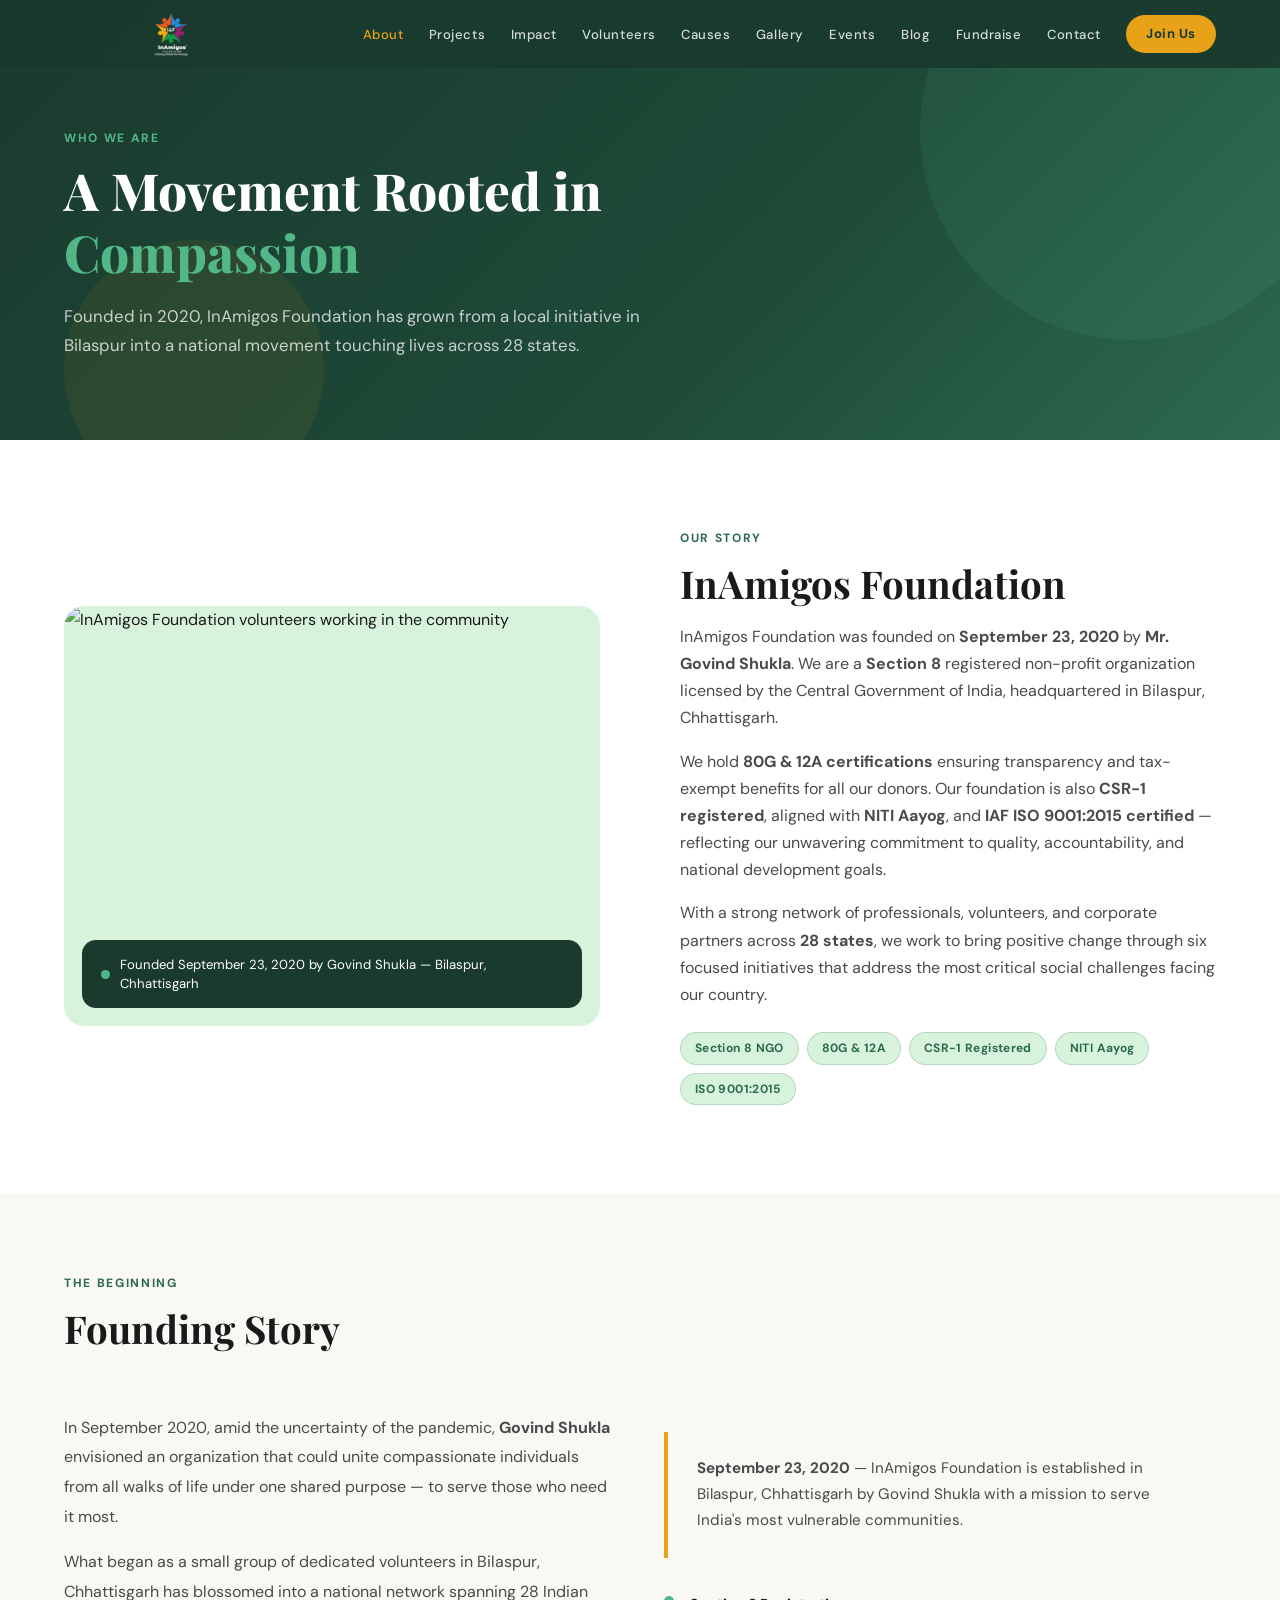
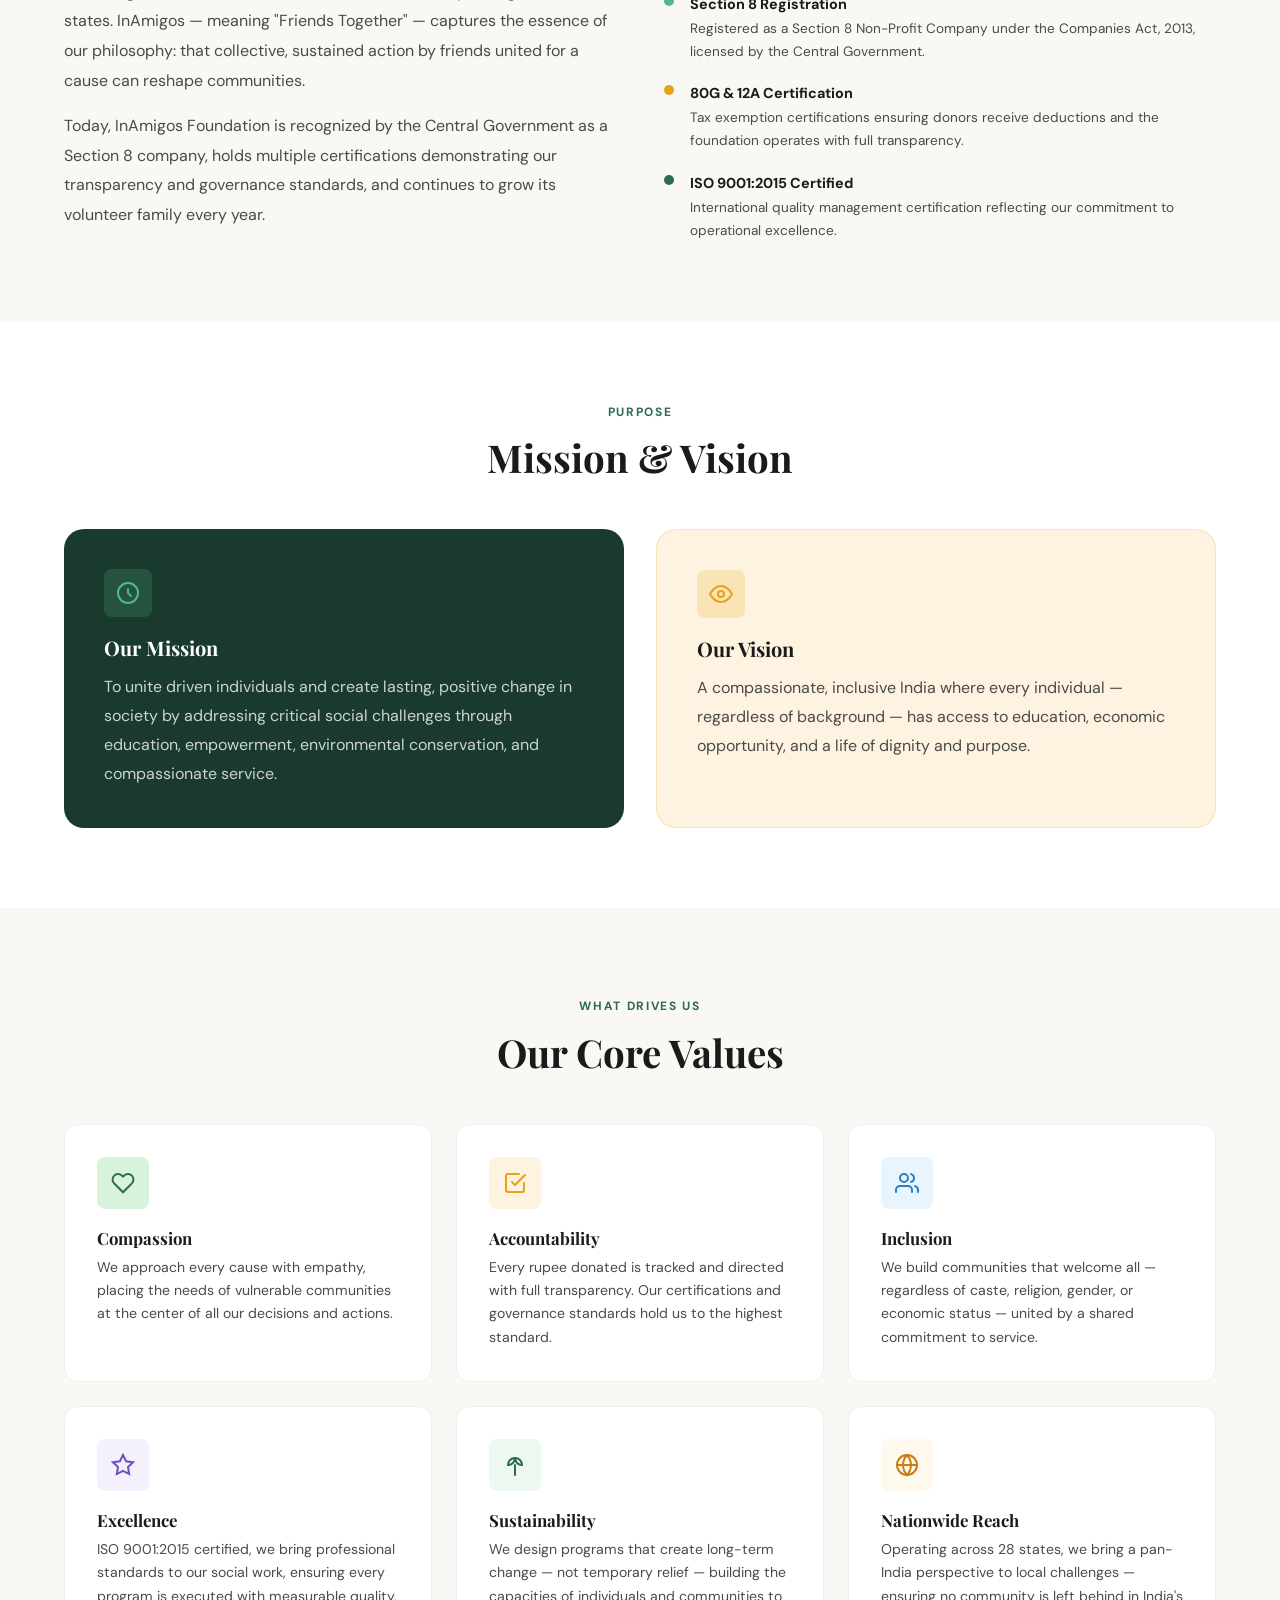
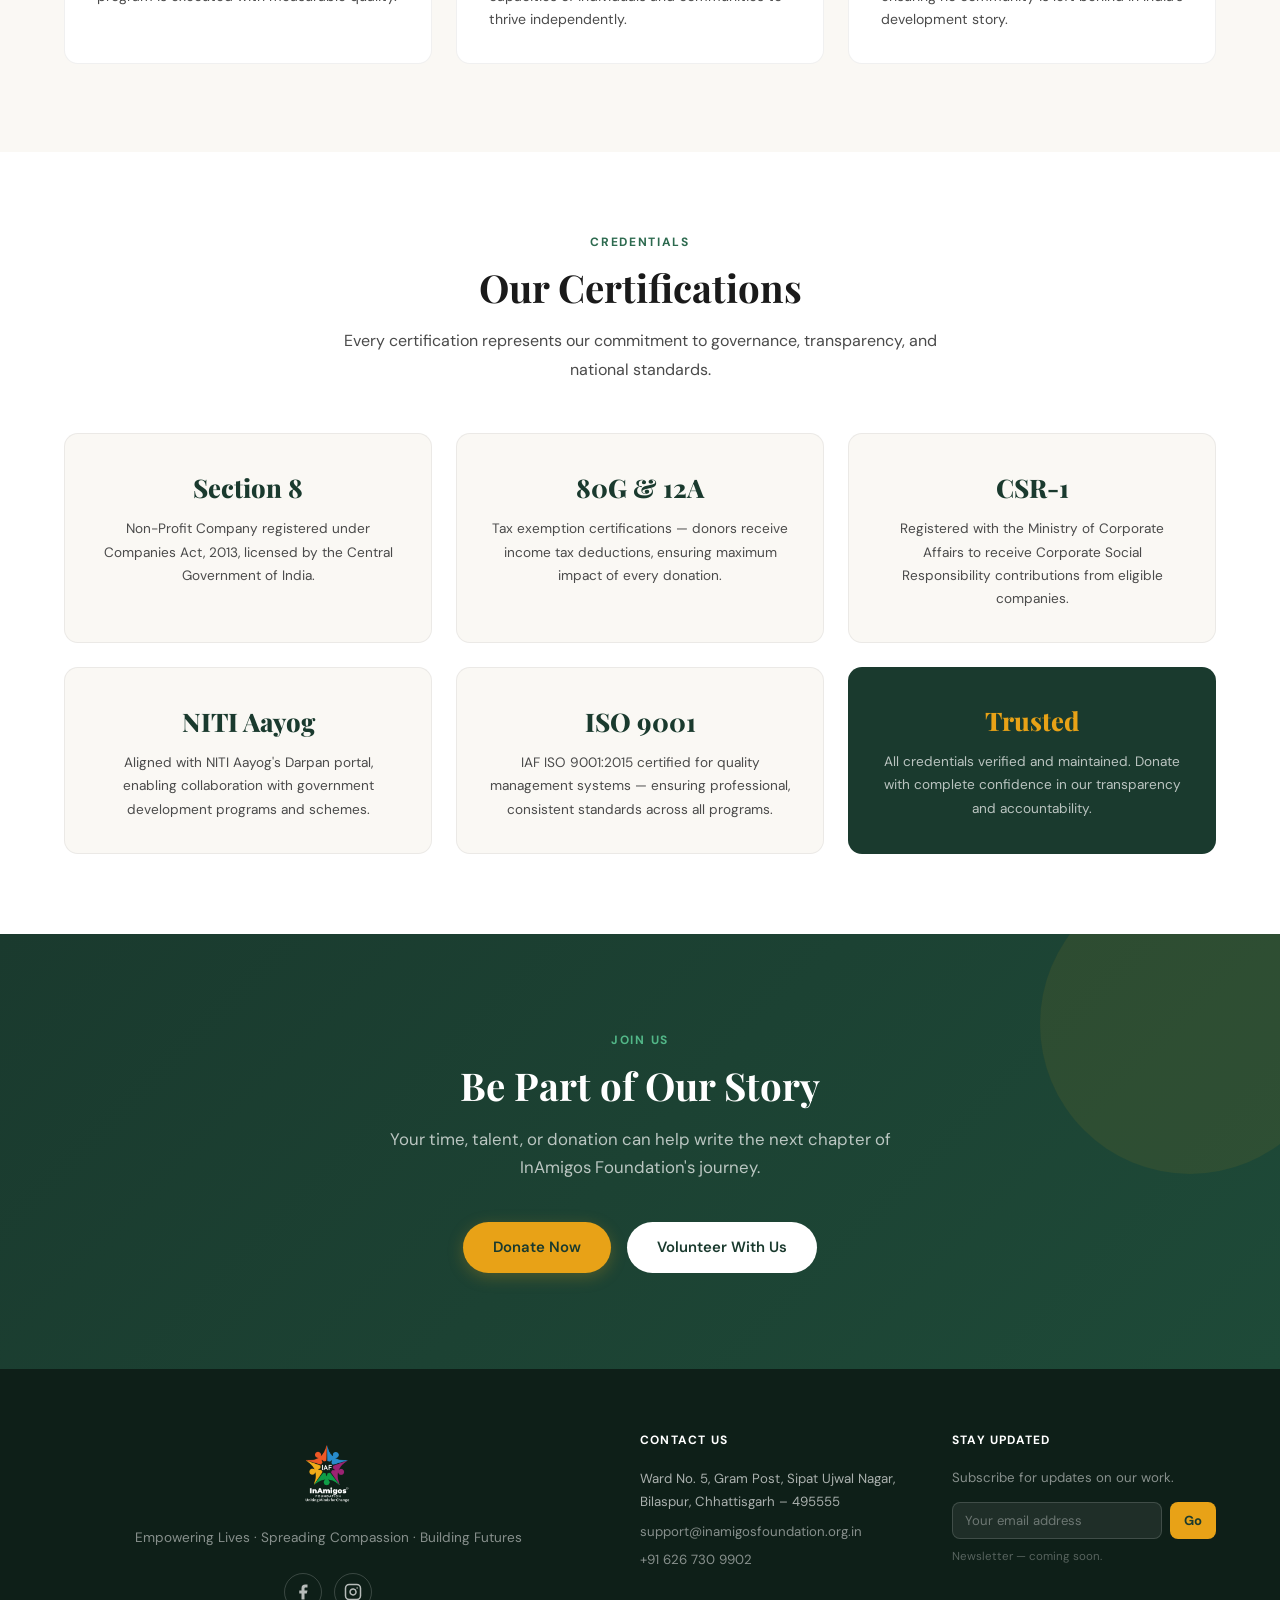
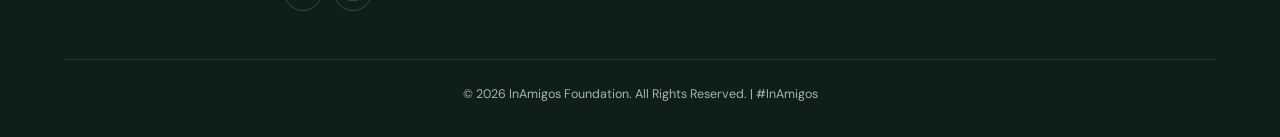
<file: about.html>
<!DOCTYPE html>
<html lang="en">
<head>
<meta charset="UTF-8">
<meta name="viewport" content="width=device-width, initial-scale=1.0">
<title>About Us – InAmigos Foundation</title>
<meta name="description" content="Learn about InAmigos Foundation — founded September 23, 2020 by Govind Shukla in Bilaspur, Chhattisgarh. Section 8 NGO certified with 80G, 12A, CSR-1, NITI Aayog, and ISO 9001:2015.">
<meta property="og:title" content="About Us – InAmigos Foundation">
<meta property="og:description" content="Founded in 2020 by Govind Shukla, InAmigos Foundation is a Section 8 NGO working across 28 states for education, women empowerment, animal welfare, and more.">
<meta property="og:type" content="website">
<link rel="preconnect" href="https://fonts.googleapis.com">
<link rel="preconnect" href="https://fonts.gstatic.com" crossorigin>
<link href="https://fonts.googleapis.com/css2?family=DM+Sans:wght@300;400;500;600;700&family=Playfair+Display:ital,wght@0,400;0,700;0,800;1,400&display=swap" rel="stylesheet">
<link rel="stylesheet" href="css/styles.css">
</head>
<body>

<!-- NAVBAR -->
<nav id="navbar">
  <div class="nav-inner">
    <a href="index.html" class="nav-logo"><img src="logo_wt.png" alt="InAmigos Foundation"></a>
    <button class="hamburger" id="hamburger" aria-label="Open navigation menu" aria-expanded="false">
      <svg width="26" height="26" viewBox="0 0 24 24" fill="none" stroke="white" stroke-width="2" stroke-linecap="round"><line x1="3" y1="6" x2="21" y2="6"/><line x1="3" y1="12" x2="21" y2="12"/><line x1="3" y1="18" x2="21" y2="18"/></svg>
    </button>
    <ul class="nav-links" id="nav-links" role="list">
      <button class="nav-close" id="nav-close" aria-label="Close navigation menu">
        <svg width="24" height="24" viewBox="0 0 24 24" fill="none" stroke="white" stroke-width="2" stroke-linecap="round"><line x1="18" y1="6" x2="6" y2="18"/><line x1="6" y1="6" x2="18" y2="18"/></svg>
      </button>
      <li><a href="about.html" class="active">About</a></li>
      <li><a href="projects.html">Projects</a></li>
      <li><a href="impact.html">Impact</a></li>
      <li><a href="volunteers.html">Volunteers</a></li>
      <li><a href="causes.html">Causes</a></li>
      <li><a href="gallery.html">Gallery</a></li>
      <li><a href="events.html">Events</a></li>
      <li><a href="blog.html">Blog</a></li>
      <li><a href="fundraise.html">Fundraise</a></li>
      <li><a href="contact.html">Contact</a></li>
      <li><a href="join-us.html" class="nav-cta-link" style="
    display: flex;
    justify-content: center;
">Join Us</a></li>
    </ul>
  </div>
</nav>
<div class="nav-overlay" id="nav-overlay"></div>

<!-- PAGE HERO -->
<section class="page-hero">
  <div class="page-hero-inner">
    <span class="section-tag">Who We Are</span>
    <h1>A Movement Rooted in <em>Compassion</em></h1>
    <p>Founded in 2020, InAmigos Foundation has grown from a local initiative in Bilaspur into a national movement touching lives across 28 states.</p>
  </div>
</section>

<!-- ABOUT SECTION -->
<section class="about-section">
  <div class="section-inner">
    <div class="about-inner">
      <div class="about-img-wrap reveal">
        <img src="https://inamigosfoundation.org.in/public/storage/gallery/1743051449.jpg"
             alt="InAmigos Foundation volunteers working in the community"
             style="width:100%;height:420px;object-fit:cover;border-radius:var(--radius-lg);background:var(--green-light);"
             onerror="this.style.background='#d8f3dc';this.style.minHeight='420px';this.removeAttribute('src')">
        <div class="about-img-caption">
          <div class="dot"></div>
          <p>Founded September 23, 2020 by Govind Shukla — Bilaspur, Chhattisgarh</p>
        </div>
      </div>
      <div class="reveal reveal-delay-2">
        <span class="section-tag">Our Story</span>
        <h2 class="section-title">InAmigos Foundation</h2>
        <p style="color:var(--text-mid);margin-bottom:1rem;">InAmigos Foundation was founded on <strong>September 23, 2020</strong> by <strong>Mr. Govind Shukla</strong>. We are a <strong>Section 8</strong> registered non-profit organization licensed by the Central Government of India, headquartered in Bilaspur, Chhattisgarh.</p>
        <p style="color:var(--text-mid);margin-bottom:1rem;">We hold <strong>80G &amp; 12A certifications</strong> ensuring transparency and tax-exempt benefits for all our donors. Our foundation is also <strong>CSR-1 registered</strong>, aligned with <strong>NITI Aayog</strong>, and <strong>IAF ISO 9001:2015 certified</strong> — reflecting our unwavering commitment to quality, accountability, and national development goals.</p>
        <p style="color:var(--text-mid);margin-bottom:1.5rem;">With a strong network of professionals, volunteers, and corporate partners across <strong>28 states</strong>, we work to bring positive change through six focused initiatives that address the most critical social challenges facing our country.</p>
        <div class="cert-badges">
          <span class="cert-badge">Section 8 NGO</span>
          <span class="cert-badge">80G &amp; 12A</span>
          <span class="cert-badge">CSR-1 Registered</span>
          <span class="cert-badge">NITI Aayog</span>
          <span class="cert-badge">ISO 9001:2015</span>
        </div>
      </div>
    </div>
  </div>
</section>

<!-- FOUNDING STORY -->
<section style="background:var(--cream);padding:5rem 5%;">
  <div class="section-inner">
    <div class="title-block reveal">
      <span class="section-tag">The Beginning</span>
      <h2 class="section-title">Founding Story</h2>
    </div>
    <div style="display:grid;grid-template-columns:1fr 1fr;gap:3rem;align-items:center;" class="reveal reveal-delay-1">
      <div>
        <p style="color:var(--text-mid);margin-bottom:1rem;line-height:1.85;">In September 2020, amid the uncertainty of the pandemic, <strong>Govind Shukla</strong> envisioned an organization that could unite compassionate individuals from all walks of life under one shared purpose — to serve those who need it most.</p>
        <p style="color:var(--text-mid);margin-bottom:1rem;line-height:1.85;">What began as a small group of dedicated volunteers in Bilaspur, Chhattisgarh has blossomed into a national network spanning 28 Indian states. InAmigos — meaning "Friends Together" — captures the essence of our philosophy: that collective, sustained action by friends united for a cause can reshape communities.</p>
        <p style="color:var(--text-mid);line-height:1.85;">Today, InAmigos Foundation is recognized by the Central Government as a Section 8 company, holds multiple certifications demonstrating our transparency and governance standards, and continues to grow its volunteer family every year.</p>
      </div>
      <div>
        <div class="founding-story">
          <p><strong>September 23, 2020</strong> — InAmigos Foundation is established in Bilaspur, Chhattisgarh by Govind Shukla with a mission to serve India's most vulnerable communities.</p>
        </div>
        <div style="margin-top:1.5rem;display:flex;flex-direction:column;gap:1rem;">
          <div style="display:flex;gap:1rem;align-items:flex-start;">
            <div style="width:10px;height:10px;border-radius:50%;background:var(--green-bright);flex-shrink:0;margin-top:6px;"></div>
            <div>
              <strong style="font-size:.9rem;">Section 8 Registration</strong>
              <p style="font-size:.85rem;color:var(--text-mid);">Registered as a Section 8 Non-Profit Company under the Companies Act, 2013, licensed by the Central Government.</p>
            </div>
          </div>
          <div style="display:flex;gap:1rem;align-items:flex-start;">
            <div style="width:10px;height:10px;border-radius:50%;background:var(--gold);flex-shrink:0;margin-top:6px;"></div>
            <div>
              <strong style="font-size:.9rem;">80G &amp; 12A Certification</strong>
              <p style="font-size:.85rem;color:var(--text-mid);">Tax exemption certifications ensuring donors receive deductions and the foundation operates with full transparency.</p>
            </div>
          </div>
          <div style="display:flex;gap:1rem;align-items:flex-start;">
            <div style="width:10px;height:10px;border-radius:50%;background:var(--green-mid);flex-shrink:0;margin-top:6px;"></div>
            <div>
              <strong style="font-size:.9rem;">ISO 9001:2015 Certified</strong>
              <p style="font-size:.85rem;color:var(--text-mid);">International quality management certification reflecting our commitment to operational excellence.</p>
            </div>
          </div>
        </div>
      </div>
    </div>
  </div>
</section>

<!-- MISSION & VISION -->
<section style="background:var(--white);padding:5rem 5%;">
  <div class="section-inner">
    <div class="title-block title-block--center reveal">
      <span class="section-tag">Purpose</span>
      <h2 class="section-title">Mission &amp; Vision</h2>
    </div>
    <div style="display:grid;grid-template-columns:1fr 1fr;gap:2rem;" class="reveal reveal-delay-1">
      <div style="background:var(--green-dark);border-radius:var(--radius-lg);padding:2.5rem;color:white;">
        <div style="width:48px;height:48px;background:rgba(82,183,136,.2);border-radius:var(--radius-sm);display:flex;align-items:center;justify-content:center;margin-bottom:1.2rem;">
          <svg width="24" height="24" viewBox="0 0 24 24" fill="none" stroke="var(--green-bright)" stroke-width="2" stroke-linecap="round" aria-hidden="true"><circle cx="12" cy="12" r="10"/><path d="M12 8v4l3 3"/></svg>
        </div>
        <h3 style="color:white;font-size:1.25rem;margin-bottom:.8rem;">Our Mission</h3>
        <p style="color:rgba(255,255,255,.78);line-height:1.8;">To unite driven individuals and create lasting, positive change in society by addressing critical social challenges through education, empowerment, environmental conservation, and compassionate service.</p>
      </div>
      <div style="background:var(--gold-light);border-radius:var(--radius-lg);padding:2.5rem;border:1px solid rgba(232,162,23,.2);">
        <div style="width:48px;height:48px;background:rgba(232,162,23,.2);border-radius:var(--radius-sm);display:flex;align-items:center;justify-content:center;margin-bottom:1.2rem;">
          <svg width="24" height="24" viewBox="0 0 24 24" fill="none" stroke="var(--gold)" stroke-width="2" stroke-linecap="round" aria-hidden="true"><path d="M1 12s4-8 11-8 11 8 11 8-4 8-11 8-11-8-11-8z"/><circle cx="12" cy="12" r="3"/></svg>
        </div>
        <h3 style="font-size:1.25rem;margin-bottom:.8rem;">Our Vision</h3>
        <p style="color:var(--text-mid);line-height:1.8;">A compassionate, inclusive India where every individual — regardless of background — has access to education, economic opportunity, and a life of dignity and purpose.</p>
      </div>
    </div>
  </div>
</section>

<!-- CORE VALUES -->
<section class="values-section">
  <div class="section-inner">
    <div class="title-block title-block--center reveal">
      <span class="section-tag">What Drives Us</span>
      <h2 class="section-title">Our Core Values</h2>
    </div>
    <div class="values-grid">
      <div class="value-card reveal reveal-delay-1">
        <div class="value-icon">
          <svg width="24" height="24" viewBox="0 0 24 24" fill="none" stroke="var(--green-mid)" stroke-width="2" stroke-linecap="round" aria-hidden="true"><path d="M20.84 4.61a5.5 5.5 0 0 0-7.78 0L12 5.67l-1.06-1.06a5.5 5.5 0 0 0-7.78 7.78l1.06 1.06L12 21.23l7.78-7.78 1.06-1.06a5.5 5.5 0 0 0 0-7.78z"/></svg>
        </div>
        <h3>Compassion</h3>
        <p>We approach every cause with empathy, placing the needs of vulnerable communities at the center of all our decisions and actions.</p>
      </div>
      <div class="value-card reveal reveal-delay-2">
        <div class="value-icon" style="background:var(--gold-light);">
          <svg width="24" height="24" viewBox="0 0 24 24" fill="none" stroke="var(--gold)" stroke-width="2" stroke-linecap="round" aria-hidden="true"><polyline points="9 11 12 14 22 4"/><path d="M21 12v7a2 2 0 0 1-2 2H5a2 2 0 0 1-2-2V5a2 2 0 0 1 2-2h11"/></svg>
        </div>
        <h3>Accountability</h3>
        <p>Every rupee donated is tracked and directed with full transparency. Our certifications and governance standards hold us to the highest standard.</p>
      </div>
      <div class="value-card reveal reveal-delay-3">
        <div class="value-icon" style="background:#e8f4fe;">
          <svg width="24" height="24" viewBox="0 0 24 24" fill="none" stroke="#2a7dbf" stroke-width="2" stroke-linecap="round" aria-hidden="true"><path d="M17 21v-2a4 4 0 0 0-4-4H5a4 4 0 0 0-4 4v2"/><circle cx="9" cy="7" r="4"/><path d="M23 21v-2a4 4 0 0 0-3-3.87"/><path d="M16 3.13a4 4 0 0 1 0 7.75"/></svg>
        </div>
        <h3>Inclusion</h3>
        <p>We build communities that welcome all — regardless of caste, religion, gender, or economic status — united by a shared commitment to service.</p>
      </div>
      <div class="value-card reveal reveal-delay-1">
        <div class="value-icon" style="background:#f4f0fc;">
          <svg width="24" height="24" viewBox="0 0 24 24" fill="none" stroke="#6d4fbf" stroke-width="2" stroke-linecap="round" aria-hidden="true"><path d="M12 2l3.09 6.26L22 9.27l-5 4.87 1.18 6.88L12 17.77l-6.18 3.25L7 14.14 2 9.27l6.91-1.01L12 2z"/></svg>
        </div>
        <h3>Excellence</h3>
        <p>ISO 9001:2015 certified, we bring professional standards to our social work, ensuring every program is executed with measurable quality.</p>
      </div>
      <div class="value-card reveal reveal-delay-2">
        <div class="value-icon" style="background:#ecf8f0;">
          <svg width="24" height="24" viewBox="0 0 24 24" fill="none" stroke="var(--green-mid)" stroke-width="2" stroke-linecap="round" aria-hidden="true"><path d="M12 22V12"/><path d="M5 12c0-4 3-7 7-7 0 4-3 7-7 7z"/><path d="M19 12c0-4-3-7-7-7 0 4 3 7 7 7z"/></svg>
        </div>
        <h3>Sustainability</h3>
        <p>We design programs that create long-term change — not temporary relief — building the capacities of individuals and communities to thrive independently.</p>
      </div>
      <div class="value-card reveal reveal-delay-3">
        <div class="value-icon" style="background:#fff8ec;">
          <svg width="24" height="24" viewBox="0 0 24 24" fill="none" stroke="#c97d12" stroke-width="2" stroke-linecap="round" aria-hidden="true"><circle cx="12" cy="12" r="10"/><line x1="2" y1="12" x2="22" y2="12"/><path d="M12 2a15.3 15.3 0 0 1 4 10 15.3 15.3 0 0 1-4 10 15.3 15.3 0 0 1-4-10 15.3 15.3 0 0 1 4-10z"/></svg>
        </div>
        <h3>Nationwide Reach</h3>
        <p>Operating across 28 states, we bring a pan-India perspective to local challenges — ensuring no community is left behind in India's development story.</p>
      </div>
    </div>
  </div>
</section>

<!-- CERTIFICATIONS SHOWCASE -->
<section style="background:var(--white);padding:5rem 5%;">
  <div class="section-inner">
    <div class="title-block title-block--center reveal">
      <span class="section-tag">Credentials</span>
      <h2 class="section-title">Our Certifications</h2>
      <p class="section-sub" style="margin:0 auto;">Every certification represents our commitment to governance, transparency, and national standards.</p>
    </div>
    <div style="display:grid;grid-template-columns:repeat(3,1fr);gap:1.5rem;margin-top:1rem;" class="reveal reveal-delay-1">
      <div style="background:var(--cream);border-radius:var(--radius-md);padding:2rem;text-align:center;border:1px solid rgba(0,0,0,.06);">
        <div style="font-size:1.6rem;font-family:'Playfair Display',serif;font-weight:800;color:var(--green-dark);margin-bottom:.5rem;">Section 8</div>
        <p style="font-size:.85rem;color:var(--text-mid);">Non-Profit Company registered under Companies Act, 2013, licensed by the Central Government of India.</p>
      </div>
      <div style="background:var(--cream);border-radius:var(--radius-md);padding:2rem;text-align:center;border:1px solid rgba(0,0,0,.06);">
        <div style="font-size:1.6rem;font-family:'Playfair Display',serif;font-weight:800;color:var(--green-dark);margin-bottom:.5rem;">80G &amp; 12A</div>
        <p style="font-size:.85rem;color:var(--text-mid);">Tax exemption certifications — donors receive income tax deductions, ensuring maximum impact of every donation.</p>
      </div>
      <div style="background:var(--cream);border-radius:var(--radius-md);padding:2rem;text-align:center;border:1px solid rgba(0,0,0,.06);">
        <div style="font-size:1.6rem;font-family:'Playfair Display',serif;font-weight:800;color:var(--green-dark);margin-bottom:.5rem;">CSR-1</div>
        <p style="font-size:.85rem;color:var(--text-mid);">Registered with the Ministry of Corporate Affairs to receive Corporate Social Responsibility contributions from eligible companies.</p>
      </div>
      <div style="background:var(--cream);border-radius:var(--radius-md);padding:2rem;text-align:center;border:1px solid rgba(0,0,0,.06);">
        <div style="font-size:1.6rem;font-family:'Playfair Display',serif;font-weight:800;color:var(--green-dark);margin-bottom:.5rem;">NITI Aayog</div>
        <p style="font-size:.85rem;color:var(--text-mid);">Aligned with NITI Aayog's Darpan portal, enabling collaboration with government development programs and schemes.</p>
      </div>
      <div style="background:var(--cream);border-radius:var(--radius-md);padding:2rem;text-align:center;border:1px solid rgba(0,0,0,.06);">
        <div style="font-size:1.6rem;font-family:'Playfair Display',serif;font-weight:800;color:var(--green-dark);margin-bottom:.5rem;">ISO 9001</div>
        <p style="font-size:.85rem;color:var(--text-mid);">IAF ISO 9001:2015 certified for quality management systems — ensuring professional, consistent standards across all programs.</p>
      </div>
      <div style="background:var(--green-dark);border-radius:var(--radius-md);padding:2rem;text-align:center;">
        <div style="font-size:1.6rem;font-family:'Playfair Display',serif;font-weight:800;color:var(--gold);margin-bottom:.5rem;">Trusted</div>
        <p style="font-size:.85rem;color:rgba(255,255,255,.7);">All credentials verified and maintained. Donate with complete confidence in our transparency and accountability.</p>
      </div>
    </div>
  </div>
</section>

<!-- CTA -->
<section class="fundraise-cta">
  <div class="section-inner" style="position:relative;z-index:1;text-align:center;">
    <div class="reveal">
      <span class="section-tag section-tag--light">Join Us</span>
      <h2 class="section-title section-title--white">Be Part of Our Story</h2>
      <p style="color:rgba(255,255,255,.7);max-width:520px;margin:0 auto 2.5rem;">Your time, talent, or donation can help write the next chapter of InAmigos Foundation's journey.</p>
      <div class="cta-btns">
        <a href="fundraise.html" class="btn btn-gold">Donate Now</a>
        <a href="join-us.html" class="btn btn-white">Volunteer With Us</a>
      </div>
    </div>
  </div>
</section>

<!-- FOOTER -->
<footer>
  <div class="footer-inner">
    <div class="footer-top">
      <div class="footer-main">
        <a href="index.html" class="footer-logo"><img src="logo_wt.png" alt="InAmigos Foundation"></a>
        <p class="footer-tagline">Empowering Lives · Spreading Compassion · Building Futures</p>
        <div class="footer-social">
          <a href="https://www.facebook.com/inamigos.inamigos" target="_blank" rel="noopener" aria-label="Facebook"><svg width="18" height="18" viewBox="0 0 24 24" fill="currentColor" aria-hidden="true"><path d="M18 2h-3a5 5 0 0 0-5 5v3H7v4h3v8h4v-8h3l1-4h-4V7a1 1 0 0 1 1-1h3z"/></svg></a>
          <a href="https://www.instagram.com/inamigos/" target="_blank" rel="noopener" aria-label="Instagram"><svg width="18" height="18" viewBox="0 0 24 24" fill="none" stroke="currentColor" stroke-width="2" stroke-linecap="round" stroke-linejoin="round" aria-hidden="true"><rect x="2" y="2" width="20" height="20" rx="5" ry="5"/><path d="M16 11.37A4 4 0 1 1 12.63 8 4 4 0 0 1 16 11.37z"/><line x1="17.5" y1="6.5" x2="17.51" y2="6.5"/></svg></a>
        </div>
      </div>
      <div class="footer-col footer-contact">
        <h4>Contact Us</h4>
        <address>Ward No. 5, Gram Post, Sipat Ujwal Nagar,<br>Bilaspur, Chhattisgarh – 495555</address>
        <a href="mailto:support@inamigosfoundation.org.in">support@inamigosfoundation.org.in</a>
        <a href="tel:+916267309902">+91 626 730 9902</a>
      </div>
      <div class="footer-col">
        <h4>Stay Updated</h4>
        <p style="font-size:.83rem;color:rgba(255,255,255,.5);margin-bottom:.5rem;">Subscribe for updates on our work.</p>
        <form class="newsletter-form" aria-label="Newsletter signup"><input type="email" placeholder="Your email address" aria-label="Email address"><button type="button">Go</button></form>
        <p class="newsletter-note">Newsletter — coming soon.</p>
      </div>
    </div>
    <div class="footer-bottom"><p>© 2026 InAmigos Foundation. All Rights Reserved. | #InAmigos</p></div>
  </div>
</footer>

<script src="js/main.js"></script>
</body>
</html>
</file>
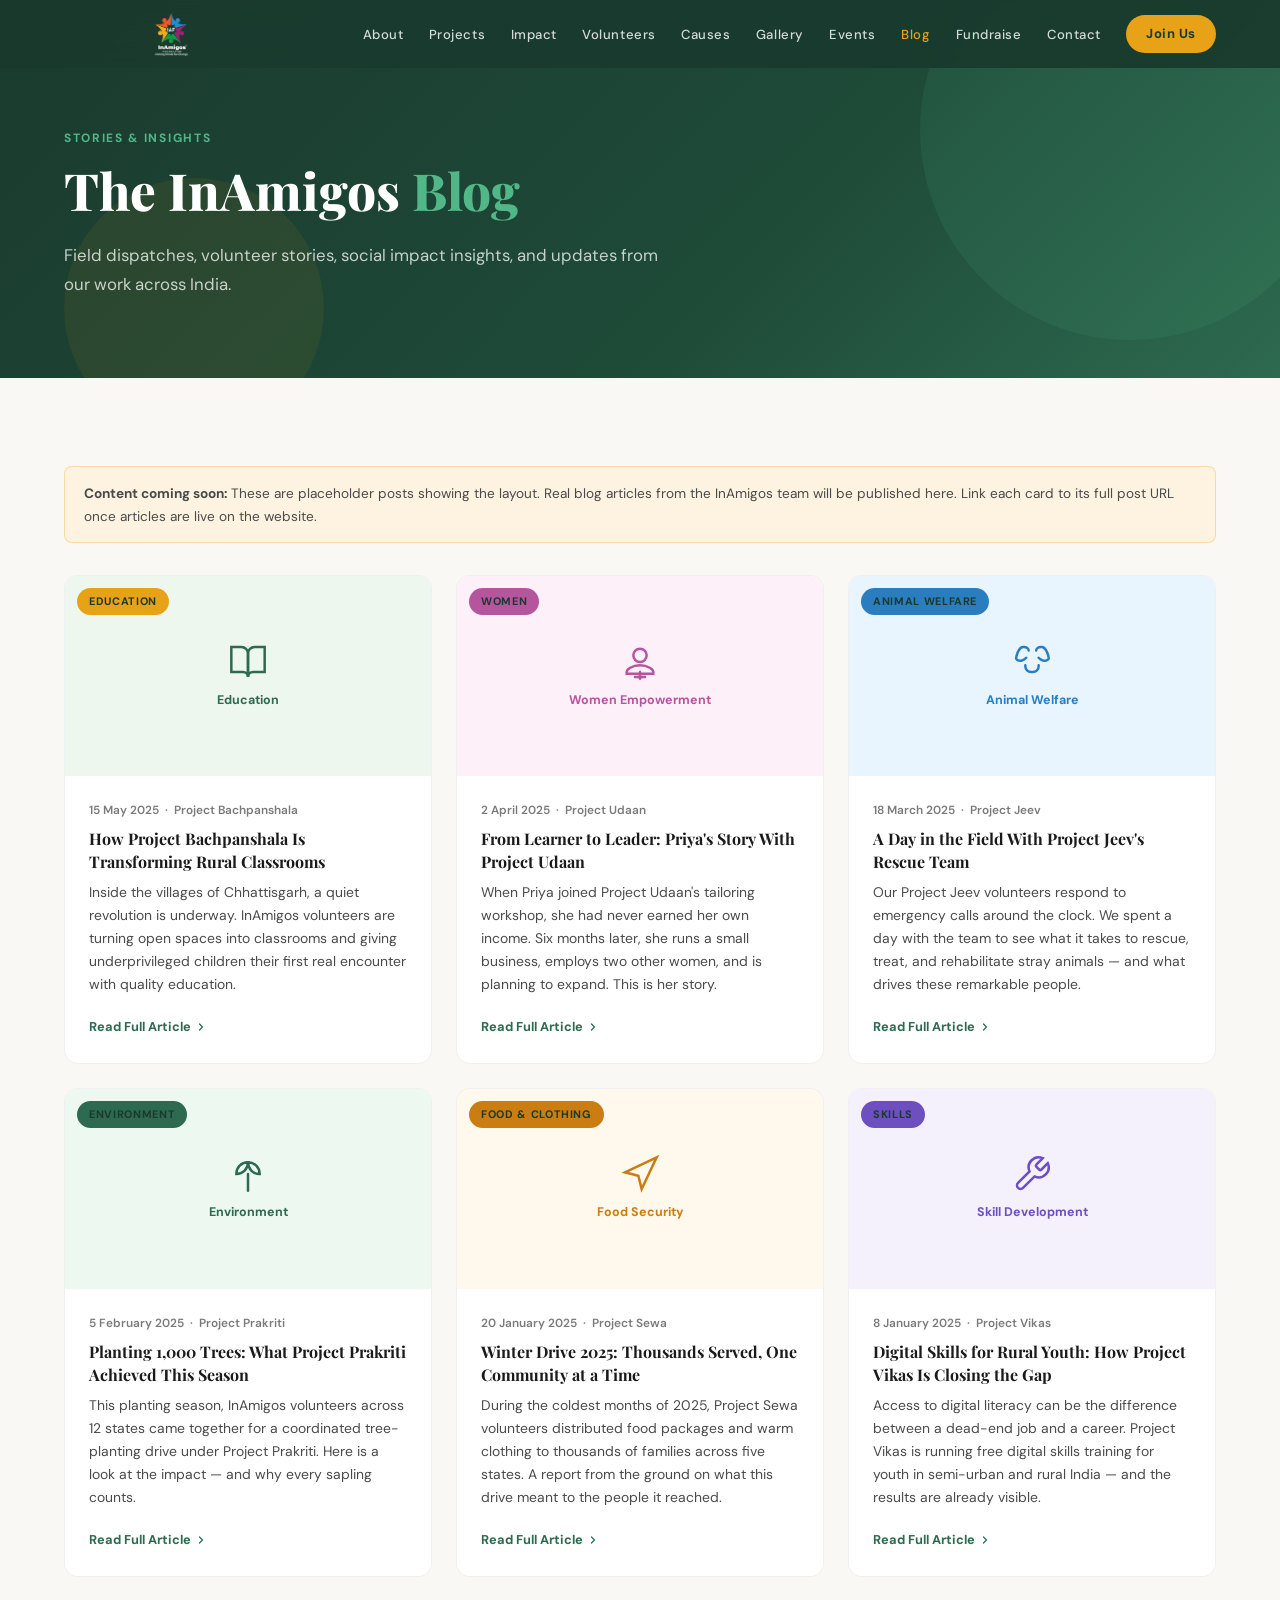
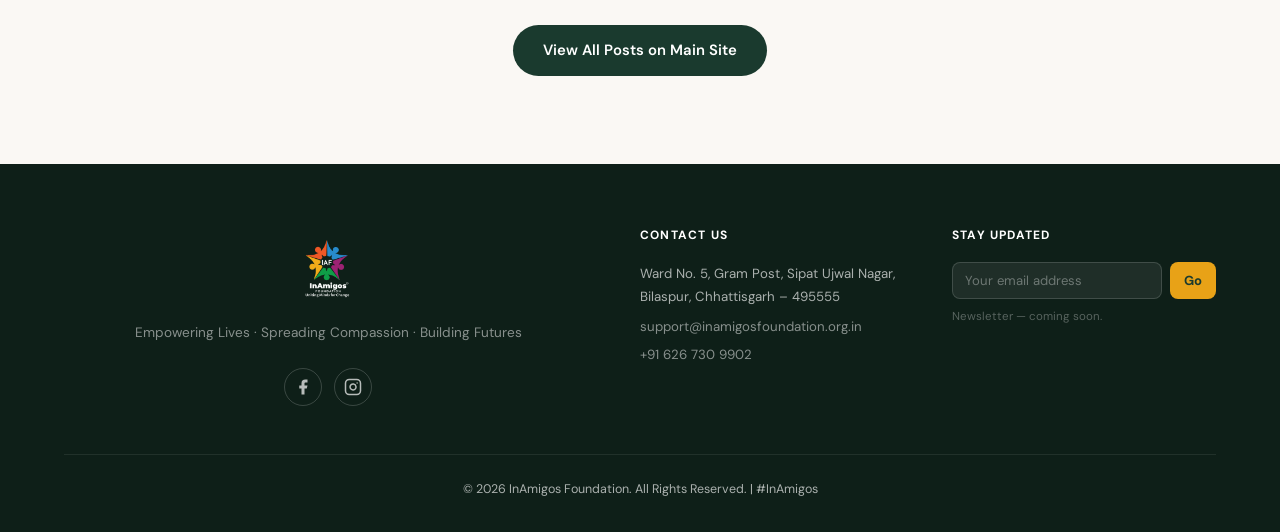
<file: blog.html>
<!DOCTYPE html>
<html lang="en">
<head>
<meta charset="UTF-8">
<meta name="viewport" content="width=device-width, initial-scale=1.0">
<title>Blog – InAmigos Foundation</title>
<meta name="description" content="Stories, insights, and updates from InAmigos Foundation — covering education, women empowerment, animal welfare, environment, and social impact across India.">
<meta property="og:title" content="Blog – InAmigos Foundation">
<meta property="og:type" content="website">
<link rel="preconnect" href="https://fonts.googleapis.com">
<link rel="preconnect" href="https://fonts.gstatic.com" crossorigin>
<link href="https://fonts.googleapis.com/css2?family=DM+Sans:wght@300;400;500;600;700&family=Playfair+Display:ital,wght@0,400;0,700;0,800;1,400&display=swap" rel="stylesheet">
<link rel="stylesheet" href="css/styles.css">
</head>
<body>

<!-- NAVBAR -->
<nav id="navbar">
  <div class="nav-inner">
    <a href="index.html" class="nav-logo"><img src="logo_wt.png" alt="InAmigos Foundation"></a>
    <button class="hamburger" id="hamburger" aria-label="Open navigation menu" aria-expanded="false">
      <svg width="26" height="26" viewBox="0 0 24 24" fill="none" stroke="white" stroke-width="2" stroke-linecap="round"><line x1="3" y1="6" x2="21" y2="6"/><line x1="3" y1="12" x2="21" y2="12"/><line x1="3" y1="18" x2="21" y2="18"/></svg>
    </button>
    <ul class="nav-links" id="nav-links" role="list">
      <button class="nav-close" id="nav-close" aria-label="Close navigation"><svg width="24" height="24" viewBox="0 0 24 24" fill="none" stroke="white" stroke-width="2" stroke-linecap="round"><line x1="18" y1="6" x2="6" y2="18"/><line x1="6" y1="6" x2="18" y2="18"/></svg></button>
      <li><a href="about.html">About</a></li>
      <li><a href="projects.html">Projects</a></li>
      <li><a href="impact.html">Impact</a></li>
      <li><a href="volunteers.html">Volunteers</a></li>
      <li><a href="causes.html">Causes</a></li>
      <li><a href="gallery.html">Gallery</a></li>
      <li><a href="events.html">Events</a></li>
      <li><a href="blog.html" class="active">Blog</a></li>
      <li><a href="fundraise.html">Fundraise</a></li>
      <li><a href="contact.html">Contact</a></li>
      <li><a href="join-us.html" class="nav-cta-link" style="
    display: flex;
    justify-content: center;
">Join Us</a></li>
    </ul>
  </div>
</nav>
<div class="nav-overlay" id="nav-overlay"></div>

<!-- PAGE HERO -->
<section class="page-hero">
  <div class="page-hero-inner">
    <span class="section-tag">Stories &amp; Insights</span>
    <h1>The InAmigos <em>Blog</em></h1>
    <p>Field dispatches, volunteer stories, social impact insights, and updates from our work across India.</p>
  </div>
</section>

<!-- BLOG LISTING -->
<section class="blog-page">
  <div class="section-inner">

    <div class="placeholder-notice" role="note">
      <strong>Content coming soon:</strong> These are placeholder posts showing the layout. Real blog articles from the InAmigos team will be published here. Link each card to its full post URL once articles are live on the website.
    </div>

    <div class="blog-grid">

      <article class="blog-card reveal reveal-delay-1">
        <div class="blog-img">
          <div class="blog-placeholder p-edu" style="height:200px;display:flex;flex-direction:column;align-items:center;justify-content:center;gap:8px;">
            <svg width="40" height="40" viewBox="0 0 24 24" fill="none" stroke="#2d6a4f" stroke-width="1.5" stroke-linecap="round" aria-hidden="true"><path d="M2 3h6a4 4 0 0 1 4 4v14a3 3 0 0 0-3-3H2z"/><path d="M22 3h-6a4 4 0 0 0-4 4v14a3 3 0 0 1 3-3h7z"/></svg>
            <span style="font-size:.78rem;font-weight:700;color:#2d6a4f;">Education</span>
          </div>
          <span class="blog-category-pill">Education</span>
        </div>
        <div class="blog-body">
          <div class="blog-meta">15 May 2025 &nbsp;·&nbsp; Project Bachpanshala</div>
          <h3>How Project Bachpanshala Is Transforming Rural Classrooms</h3>
          <p>Inside the villages of Chhattisgarh, a quiet revolution is underway. InAmigos volunteers are turning open spaces into classrooms and giving underprivileged children their first real encounter with quality education.</p>
          <a href="https://inamigosfoundation.org.in/blog" class="blog-read-more" target="_blank" rel="noopener">Read Full Article <svg width="12" height="12" viewBox="0 0 24 24" fill="none" stroke="currentColor" stroke-width="2.5" stroke-linecap="round" aria-hidden="true"><polyline points="9 18 15 12 9 6"/></svg></a>
        </div>
      </article>

      <article class="blog-card reveal reveal-delay-2">
        <div class="blog-img">
          <div class="blog-placeholder p-women" style="height:200px;display:flex;flex-direction:column;align-items:center;justify-content:center;gap:8px;">
            <svg width="40" height="40" viewBox="0 0 24 24" fill="none" stroke="#b5559e" stroke-width="1.5" stroke-linecap="round" aria-hidden="true"><circle cx="12" cy="8" r="4"/><path d="M12 14c-5 0-8 2.5-8 4v1h16v-1c0-1.5-3-4-8-4z"/><path d="M12 18v4"/><path d="M9 21h6"/></svg>
            <span style="font-size:.78rem;font-weight:700;color:#b5559e;">Women Empowerment</span>
          </div>
          <span class="blog-category-pill" style="background:#b5559e;">Women</span>
        </div>
        <div class="blog-body">
          <div class="blog-meta">2 April 2025 &nbsp;·&nbsp; Project Udaan</div>
          <h3>From Learner to Leader: Priya's Story With Project Udaan</h3>
          <p>When Priya joined Project Udaan's tailoring workshop, she had never earned her own income. Six months later, she runs a small business, employs two other women, and is planning to expand. This is her story.</p>
          <a href="https://inamigosfoundation.org.in/blog" class="blog-read-more" target="_blank" rel="noopener">Read Full Article <svg width="12" height="12" viewBox="0 0 24 24" fill="none" stroke="currentColor" stroke-width="2.5" stroke-linecap="round" aria-hidden="true"><polyline points="9 18 15 12 9 6"/></svg></a>
        </div>
      </article>

      <article class="blog-card reveal reveal-delay-3">
        <div class="blog-img">
          <div class="blog-placeholder p-animal" style="height:200px;display:flex;flex-direction:column;align-items:center;justify-content:center;gap:8px;">
            <svg width="40" height="40" viewBox="0 0 24 24" fill="none" stroke="#2a7dbf" stroke-width="1.5" stroke-linecap="round" aria-hidden="true"><path d="M10 5.172C10 3.782 8.423 2.679 6.5 3c-2.823.47-4.113 6.006-4 7 .08.703 1.725 1.722 3.656 1 1.261-.472 1.96-1.1 2.344-1.55M14.5 5.172c0-1.39 1.577-2.493 3.5-2.172 2.823.47 4.113 6.006 4 7-.08.703-1.725 1.722-3.656 1-1.261-.472-1.96-1.1-2.344-1.55"/><path d="M8 14v.5A3.5 3.5 0 0 0 11.5 18h1a3.5 3.5 0 0 0 3.5-3.5V14"/></svg>
            <span style="font-size:.78rem;font-weight:700;color:#2a7dbf;">Animal Welfare</span>
          </div>
          <span class="blog-category-pill" style="background:#2a7dbf;">Animal Welfare</span>
        </div>
        <div class="blog-body">
          <div class="blog-meta">18 March 2025 &nbsp;·&nbsp; Project Jeev</div>
          <h3>A Day in the Field With Project Jeev's Rescue Team</h3>
          <p>Our Project Jeev volunteers respond to emergency calls around the clock. We spent a day with the team to see what it takes to rescue, treat, and rehabilitate stray animals — and what drives these remarkable people.</p>
          <a href="https://inamigosfoundation.org.in/blog" class="blog-read-more" target="_blank" rel="noopener">Read Full Article <svg width="12" height="12" viewBox="0 0 24 24" fill="none" stroke="currentColor" stroke-width="2.5" stroke-linecap="round" aria-hidden="true"><polyline points="9 18 15 12 9 6"/></svg></a>
        </div>
      </article>

      <article class="blog-card reveal reveal-delay-1">
        <div class="blog-img">
          <div class="blog-placeholder p-env" style="height:200px;display:flex;flex-direction:column;align-items:center;justify-content:center;gap:8px;">
            <svg width="40" height="40" viewBox="0 0 24 24" fill="none" stroke="#2d6a4f" stroke-width="1.5" stroke-linecap="round" aria-hidden="true"><path d="M12 22V12"/><path d="M5 12c0-4 3-7 7-7 0 4-3 7-7 7z"/><path d="M19 12c0-4-3-7-7-7 0 4 3 7 7 7z"/></svg>
            <span style="font-size:.78rem;font-weight:700;color:#2d6a4f;">Environment</span>
          </div>
          <span class="blog-category-pill" style="background:var(--green-mid);">Environment</span>
        </div>
        <div class="blog-body">
          <div class="blog-meta">5 February 2025 &nbsp;·&nbsp; Project Prakriti</div>
          <h3>Planting 1,000 Trees: What Project Prakriti Achieved This Season</h3>
          <p>This planting season, InAmigos volunteers across 12 states came together for a coordinated tree-planting drive under Project Prakriti. Here is a look at the impact — and why every sapling counts.</p>
          <a href="https://inamigosfoundation.org.in/blog" class="blog-read-more" target="_blank" rel="noopener">Read Full Article <svg width="12" height="12" viewBox="0 0 24 24" fill="none" stroke="currentColor" stroke-width="2.5" stroke-linecap="round" aria-hidden="true"><polyline points="9 18 15 12 9 6"/></svg></a>
        </div>
      </article>

      <article class="blog-card reveal reveal-delay-2">
        <div class="blog-img">
          <div class="blog-placeholder p-food" style="height:200px;display:flex;flex-direction:column;align-items:center;justify-content:center;gap:8px;">
            <svg width="40" height="40" viewBox="0 0 24 24" fill="none" stroke="#c97d12" stroke-width="1.5" stroke-linecap="round" aria-hidden="true"><path d="M3 11l19-9-9 19-2-8-8-2z"/></svg>
            <span style="font-size:.78rem;font-weight:700;color:#c97d12;">Food Security</span>
          </div>
          <span class="blog-category-pill" style="background:#c97d12;">Food &amp; Clothing</span>
        </div>
        <div class="blog-body">
          <div class="blog-meta">20 January 2025 &nbsp;·&nbsp; Project Sewa</div>
          <h3>Winter Drive 2025: Thousands Served, One Community at a Time</h3>
          <p>During the coldest months of 2025, Project Sewa volunteers distributed food packages and warm clothing to thousands of families across five states. A report from the ground on what this drive meant to the people it reached.</p>
          <a href="https://inamigosfoundation.org.in/blog" class="blog-read-more" target="_blank" rel="noopener">Read Full Article <svg width="12" height="12" viewBox="0 0 24 24" fill="none" stroke="currentColor" stroke-width="2.5" stroke-linecap="round" aria-hidden="true"><polyline points="9 18 15 12 9 6"/></svg></a>
        </div>
      </article>

      <article class="blog-card reveal reveal-delay-3">
        <div class="blog-img">
          <div class="blog-placeholder p-skill" style="height:200px;display:flex;flex-direction:column;align-items:center;justify-content:center;gap:8px;">
            <svg width="40" height="40" viewBox="0 0 24 24" fill="none" stroke="#6d4fbf" stroke-width="1.5" stroke-linecap="round" aria-hidden="true"><path d="M14.7 6.3a1 1 0 0 0 0 1.4l1.6 1.6a1 1 0 0 0 1.4 0l3.77-3.77a6 6 0 0 1-7.94 7.94l-6.91 6.91a2.12 2.12 0 0 1-3-3l6.91-6.91a6 6 0 0 1 7.94-7.94l-3.76 3.76z"/></svg>
            <span style="font-size:.78rem;font-weight:700;color:#6d4fbf;">Skill Development</span>
          </div>
          <span class="blog-category-pill" style="background:#6d4fbf;">Skills</span>
        </div>
        <div class="blog-body">
          <div class="blog-meta">8 January 2025 &nbsp;·&nbsp; Project Vikas</div>
          <h3>Digital Skills for Rural Youth: How Project Vikas Is Closing the Gap</h3>
          <p>Access to digital literacy can be the difference between a dead-end job and a career. Project Vikas is running free digital skills training for youth in semi-urban and rural India — and the results are already visible.</p>
          <a href="https://inamigosfoundation.org.in/blog" class="blog-read-more" target="_blank" rel="noopener">Read Full Article <svg width="12" height="12" viewBox="0 0 24 24" fill="none" stroke="currentColor" stroke-width="2.5" stroke-linecap="round" aria-hidden="true"><polyline points="9 18 15 12 9 6"/></svg></a>
        </div>
      </article>

    </div>

    <div style="text-align:center;margin-top:3rem;" class="reveal">
      <a href="https://inamigosfoundation.org.in/blog" class="btn btn-dark" target="_blank" rel="noopener">View All Posts on Main Site</a>
    </div>
  </div>
</section>

<!-- FOOTER -->
<footer>
  <div class="footer-inner">
    <div class="footer-top">
      <div class="footer-main">
        <a href="index.html" class="footer-logo"><img src="logo_wt.png" alt="InAmigos Foundation"></a>
        <p class="footer-tagline">Empowering Lives · Spreading Compassion · Building Futures</p>
        <div class="footer-social">
          <a href="https://www.facebook.com/inamigos.inamigos" target="_blank" rel="noopener" aria-label="Facebook"><svg width="18" height="18" viewBox="0 0 24 24" fill="currentColor" aria-hidden="true"><path d="M18 2h-3a5 5 0 0 0-5 5v3H7v4h3v8h4v-8h3l1-4h-4V7a1 1 0 0 1 1-1h3z"/></svg></a>
          <a href="https://www.instagram.com/inamigos/" target="_blank" rel="noopener" aria-label="Instagram"><svg width="18" height="18" viewBox="0 0 24 24" fill="none" stroke="currentColor" stroke-width="2" stroke-linecap="round" stroke-linejoin="round" aria-hidden="true"><rect x="2" y="2" width="20" height="20" rx="5" ry="5"/><path d="M16 11.37A4 4 0 1 1 12.63 8 4 4 0 0 1 16 11.37z"/><line x1="17.5" y1="6.5" x2="17.51" y2="6.5"/></svg></a>
        </div>
      </div>
      <div class="footer-col footer-contact">
        <h4>Contact Us</h4>
        <address>Ward No. 5, Gram Post, Sipat Ujwal Nagar,<br>Bilaspur, Chhattisgarh – 495555</address>
        <a href="mailto:support@inamigosfoundation.org.in">support@inamigosfoundation.org.in</a>
        <a href="tel:+916267309902">+91 626 730 9902</a>
      </div>
      <div class="footer-col">
        <h4>Stay Updated</h4>
        <form class="newsletter-form" aria-label="Newsletter signup"><input type="email" placeholder="Your email address" aria-label="Email address"><button type="button">Go</button></form>
        <p class="newsletter-note">Newsletter — coming soon.</p>
      </div>
    </div>
    <div class="footer-bottom"><p>© 2026 InAmigos Foundation. All Rights Reserved. | #InAmigos</p></div>
  </div>
</footer>
<script src="js/main.js"></script>
</body>
</html>
</file>
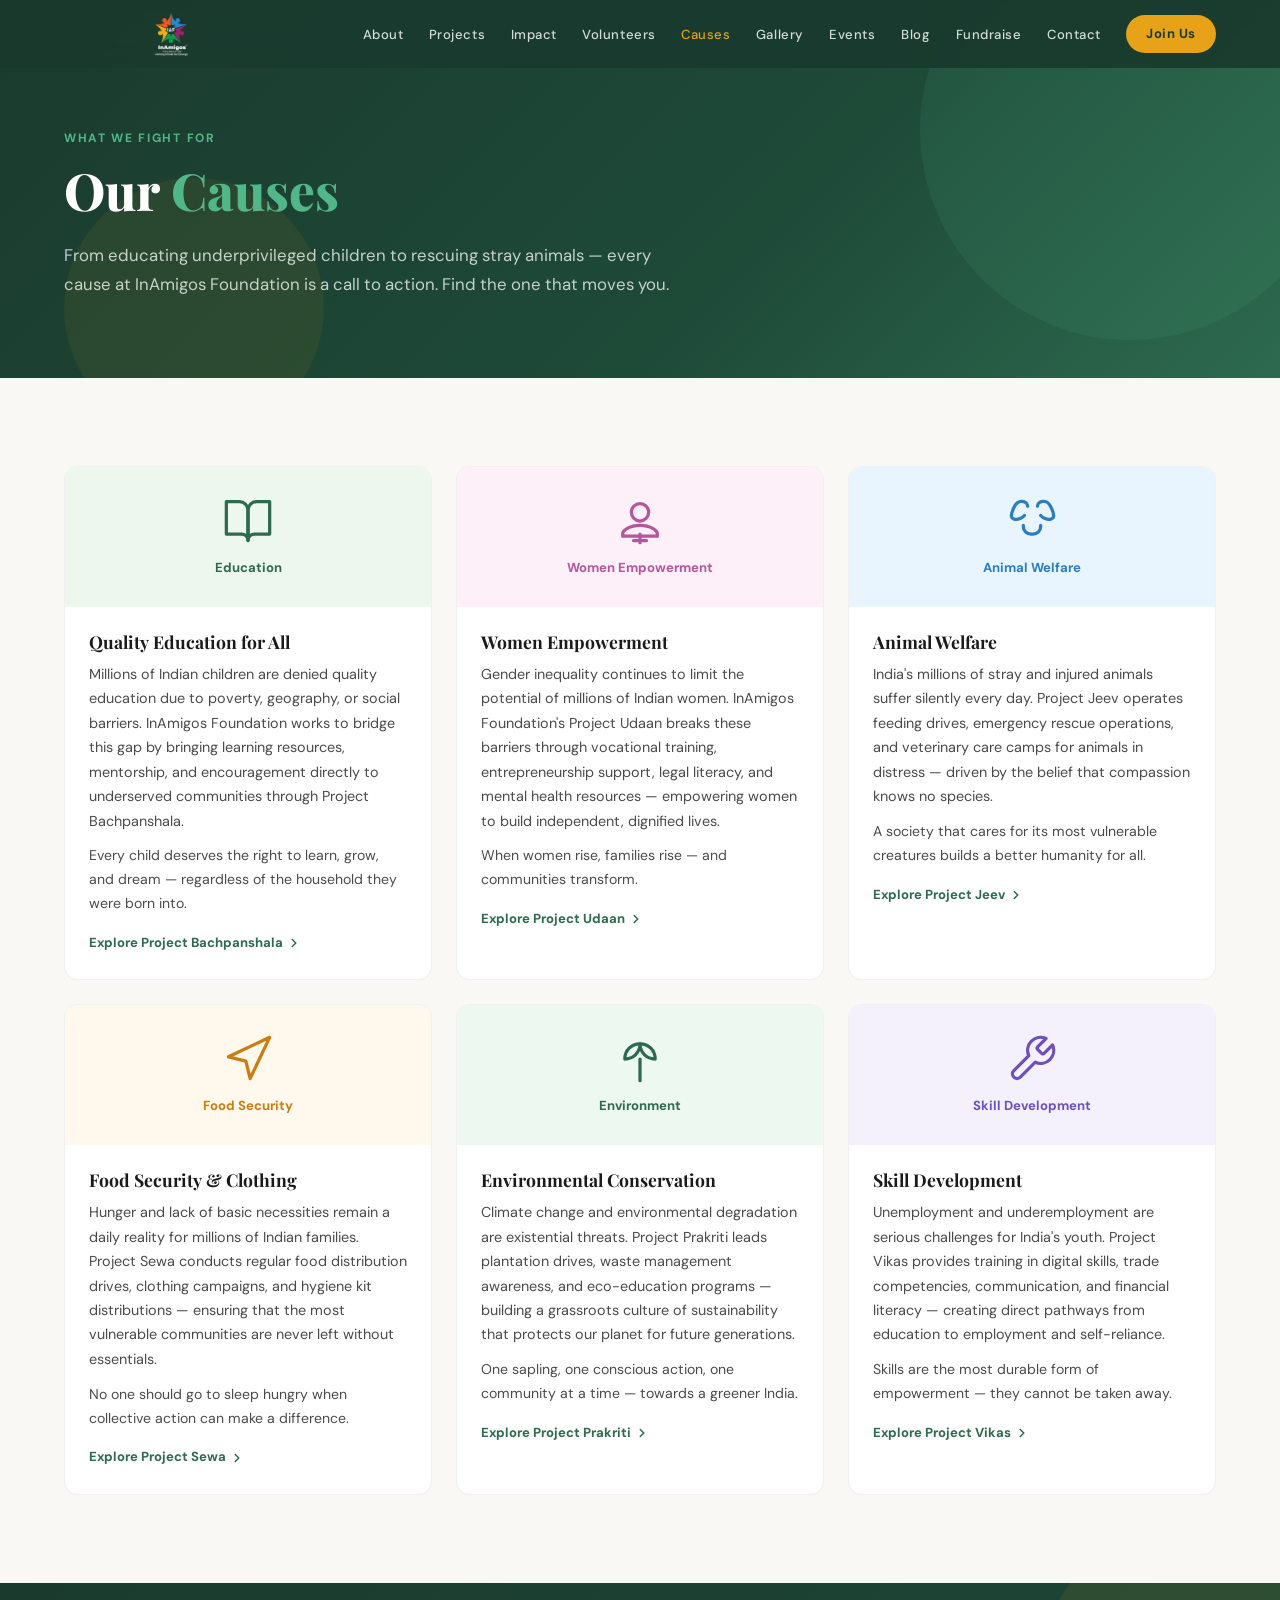
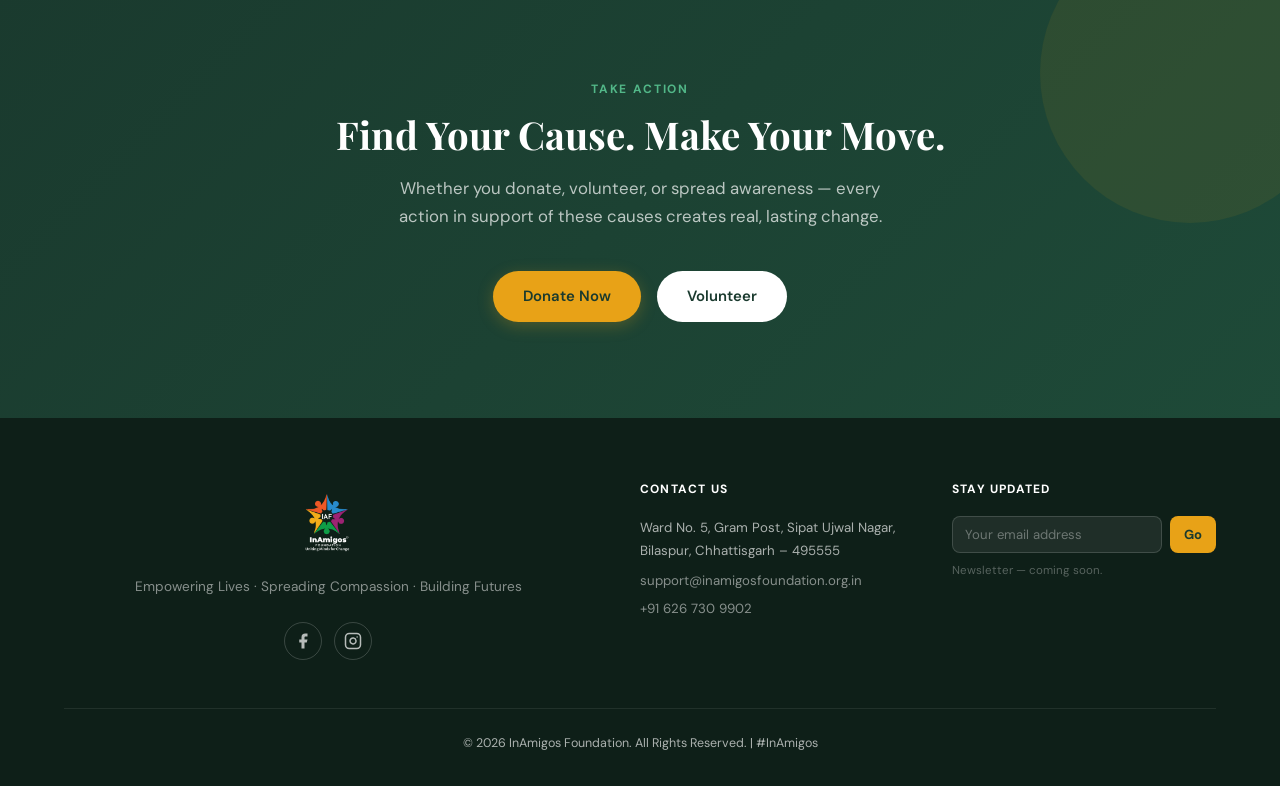
<file: causes.html>
<!DOCTYPE html>
<html lang="en">
<head>
<meta charset="UTF-8">
<meta name="viewport" content="width=device-width, initial-scale=1.0">
<title>Our Causes – InAmigos Foundation</title>
<meta name="description" content="Explore the six causes InAmigos Foundation fights for: education, women empowerment, animal welfare, food security, environment, and skill development.">
<meta property="og:title" content="Our Causes – InAmigos Foundation">
<meta property="og:type" content="website">
<link rel="preconnect" href="https://fonts.googleapis.com">
<link rel="preconnect" href="https://fonts.gstatic.com" crossorigin>
<link href="https://fonts.googleapis.com/css2?family=DM+Sans:wght@300;400;500;600;700&family=Playfair+Display:ital,wght@0,400;0,700;0,800;1,400&display=swap" rel="stylesheet">
<link rel="stylesheet" href="css/styles.css">
</head>
<body>

<!-- NAVBAR -->
<nav id="navbar">
  <div class="nav-inner">
    <a href="index.html" class="nav-logo"><img src="logo_wt.png" alt="InAmigos Foundation"></a>
    <button class="hamburger" id="hamburger" aria-label="Open navigation menu" aria-expanded="false">
      <svg width="26" height="26" viewBox="0 0 24 24" fill="none" stroke="white" stroke-width="2" stroke-linecap="round"><line x1="3" y1="6" x2="21" y2="6"/><line x1="3" y1="12" x2="21" y2="12"/><line x1="3" y1="18" x2="21" y2="18"/></svg>
    </button>
    <ul class="nav-links" id="nav-links" role="list">
      <button class="nav-close" id="nav-close" aria-label="Close navigation"><svg width="24" height="24" viewBox="0 0 24 24" fill="none" stroke="white" stroke-width="2" stroke-linecap="round"><line x1="18" y1="6" x2="6" y2="18"/><line x1="6" y1="6" x2="18" y2="18"/></svg></button>
      <li><a href="about.html">About</a></li>
      <li><a href="projects.html">Projects</a></li>
      <li><a href="impact.html">Impact</a></li>
      <li><a href="volunteers.html">Volunteers</a></li>
      <li><a href="causes.html" class="active">Causes</a></li>
      <li><a href="gallery.html">Gallery</a></li>
      <li><a href="events.html">Events</a></li>
      <li><a href="blog.html">Blog</a></li>
      <li><a href="fundraise.html">Fundraise</a></li>
      <li><a href="contact.html">Contact</a></li>
      <li><a href="join-us.html" class="nav-cta-link" style="
    display: flex;
    justify-content: center;
">Join Us</a></li>
    </ul>
  </div>
</nav>
<div class="nav-overlay" id="nav-overlay"></div>

<!-- PAGE HERO -->
<section class="page-hero">
  <div class="page-hero-inner">
    <span class="section-tag">What We Fight For</span>
    <h1>Our <em>Causes</em></h1>
    <p>From educating underprivileged children to rescuing stray animals — every cause at InAmigos Foundation is a call to action. Find the one that moves you.</p>
  </div>
</section>

<!-- CAUSES GRID -->
<section class="causes-page">
  <div class="section-inner">
    <div class="causes-full-grid">

      <article class="cause-card reveal reveal-delay-1">
        <div class="cause-icon-wrap p-edu">
          <svg xmlns="http://www.w3.org/2000/svg" width="52" height="52" viewBox="0 0 24 24" fill="none" stroke="#2d6a4f" stroke-width="1.5" stroke-linecap="round" stroke-linejoin="round" aria-hidden="true"><path d="M2 3h6a4 4 0 0 1 4 4v14a3 3 0 0 0-3-3H2z"/><path d="M22 3h-6a4 4 0 0 0-4 4v14a3 3 0 0 1 3-3h7z"/></svg>
          <span style="color:#2d6a4f;">Education</span>
        </div>
        <div class="cause-body">
          <h3>Quality Education for All</h3>
          <p>Millions of Indian children are denied quality education due to poverty, geography, or social barriers. InAmigos Foundation works to bridge this gap by bringing learning resources, mentorship, and encouragement directly to underserved communities through Project Bachpanshala.</p>
          <p style="color:var(--text-mid);font-size:.88rem;margin-top:.7rem;">Every child deserves the right to learn, grow, and dream — regardless of the household they were born into.</p>
          <a href="projects.html" class="explore-link">Explore Project Bachpanshala <svg width="14" height="14" viewBox="0 0 24 24" fill="none" stroke="currentColor" stroke-width="2.5" stroke-linecap="round" aria-hidden="true"><polyline points="9 18 15 12 9 6"/></svg></a>
        </div>
      </article>

      <article class="cause-card reveal reveal-delay-2">
        <div class="cause-icon-wrap p-women">
          <svg xmlns="http://www.w3.org/2000/svg" width="52" height="52" viewBox="0 0 24 24" fill="none" stroke="#b5559e" stroke-width="1.5" stroke-linecap="round" stroke-linejoin="round" aria-hidden="true"><circle cx="12" cy="8" r="4"/><path d="M12 14c-5 0-8 2.5-8 4v1h16v-1c0-1.5-3-4-8-4z"/><path d="M12 18v4"/><path d="M9 21h6"/></svg>
          <span style="color:#b5559e;">Women Empowerment</span>
        </div>
        <div class="cause-body">
          <h3>Women Empowerment</h3>
          <p>Gender inequality continues to limit the potential of millions of Indian women. InAmigos Foundation's Project Udaan breaks these barriers through vocational training, entrepreneurship support, legal literacy, and mental health resources — empowering women to build independent, dignified lives.</p>
          <p style="color:var(--text-mid);font-size:.88rem;margin-top:.7rem;">When women rise, families rise — and communities transform.</p>
          <a href="projects.html" class="explore-link">Explore Project Udaan <svg width="14" height="14" viewBox="0 0 24 24" fill="none" stroke="currentColor" stroke-width="2.5" stroke-linecap="round" aria-hidden="true"><polyline points="9 18 15 12 9 6"/></svg></a>
        </div>
      </article>

      <article class="cause-card reveal reveal-delay-3">
        <div class="cause-icon-wrap p-animal">
          <svg xmlns="http://www.w3.org/2000/svg" width="52" height="52" viewBox="0 0 24 24" fill="none" stroke="#2a7dbf" stroke-width="1.5" stroke-linecap="round" stroke-linejoin="round" aria-hidden="true"><path d="M10 5.172C10 3.782 8.423 2.679 6.5 3c-2.823.47-4.113 6.006-4 7 .08.703 1.725 1.722 3.656 1 1.261-.472 1.96-1.1 2.344-1.55M14.5 5.172c0-1.39 1.577-2.493 3.5-2.172 2.823.47 4.113 6.006 4 7-.08.703-1.725 1.722-3.656 1-1.261-.472-1.96-1.1-2.344-1.55"/><path d="M8 14v.5A3.5 3.5 0 0 0 11.5 18h1a3.5 3.5 0 0 0 3.5-3.5V14"/></svg>
          <span style="color:#2a7dbf;">Animal Welfare</span>
        </div>
        <div class="cause-body">
          <h3>Animal Welfare</h3>
          <p>India's millions of stray and injured animals suffer silently every day. Project Jeev operates feeding drives, emergency rescue operations, and veterinary care camps for animals in distress — driven by the belief that compassion knows no species.</p>
          <p style="color:var(--text-mid);font-size:.88rem;margin-top:.7rem;">A society that cares for its most vulnerable creatures builds a better humanity for all.</p>
          <a href="projects.html" class="explore-link">Explore Project Jeev <svg width="14" height="14" viewBox="0 0 24 24" fill="none" stroke="currentColor" stroke-width="2.5" stroke-linecap="round" aria-hidden="true"><polyline points="9 18 15 12 9 6"/></svg></a>
        </div>
      </article>

      <article class="cause-card reveal reveal-delay-1">
        <div class="cause-icon-wrap p-food">
          <svg xmlns="http://www.w3.org/2000/svg" width="52" height="52" viewBox="0 0 24 24" fill="none" stroke="#c97d12" stroke-width="1.5" stroke-linecap="round" stroke-linejoin="round" aria-hidden="true"><path d="M3 11l19-9-9 19-2-8-8-2z"/></svg>
          <span style="color:#c97d12;">Food Security</span>
        </div>
        <div class="cause-body">
          <h3>Food Security &amp; Clothing</h3>
          <p>Hunger and lack of basic necessities remain a daily reality for millions of Indian families. Project Sewa conducts regular food distribution drives, clothing campaigns, and hygiene kit distributions — ensuring that the most vulnerable communities are never left without essentials.</p>
          <p style="color:var(--text-mid);font-size:.88rem;margin-top:.7rem;">No one should go to sleep hungry when collective action can make a difference.</p>
          <a href="projects.html" class="explore-link">Explore Project Sewa <svg width="14" height="14" viewBox="0 0 24 24" fill="none" stroke="currentColor" stroke-width="2.5" stroke-linecap="round" aria-hidden="true"><polyline points="9 18 15 12 9 6"/></svg></a>
        </div>
      </article>

      <article class="cause-card reveal reveal-delay-2">
        <div class="cause-icon-wrap p-env">
          <svg xmlns="http://www.w3.org/2000/svg" width="52" height="52" viewBox="0 0 24 24" fill="none" stroke="#2d6a4f" stroke-width="1.5" stroke-linecap="round" stroke-linejoin="round" aria-hidden="true"><path d="M12 22V12"/><path d="M5 12c0-4 3-7 7-7 0 4-3 7-7 7z"/><path d="M19 12c0-4-3-7-7-7 0 4 3 7 7 7z"/></svg>
          <span style="color:#2d6a4f;">Environment</span>
        </div>
        <div class="cause-body">
          <h3>Environmental Conservation</h3>
          <p>Climate change and environmental degradation are existential threats. Project Prakriti leads plantation drives, waste management awareness, and eco-education programs — building a grassroots culture of sustainability that protects our planet for future generations.</p>
          <p style="color:var(--text-mid);font-size:.88rem;margin-top:.7rem;">One sapling, one conscious action, one community at a time — towards a greener India.</p>
          <a href="projects.html" class="explore-link">Explore Project Prakriti <svg width="14" height="14" viewBox="0 0 24 24" fill="none" stroke="currentColor" stroke-width="2.5" stroke-linecap="round" aria-hidden="true"><polyline points="9 18 15 12 9 6"/></svg></a>
        </div>
      </article>

      <article class="cause-card reveal reveal-delay-3">
        <div class="cause-icon-wrap p-skill">
          <svg xmlns="http://www.w3.org/2000/svg" width="52" height="52" viewBox="0 0 24 24" fill="none" stroke="#6d4fbf" stroke-width="1.5" stroke-linecap="round" stroke-linejoin="round" aria-hidden="true"><path d="M14.7 6.3a1 1 0 0 0 0 1.4l1.6 1.6a1 1 0 0 0 1.4 0l3.77-3.77a6 6 0 0 1-7.94 7.94l-6.91 6.91a2.12 2.12 0 0 1-3-3l6.91-6.91a6 6 0 0 1 7.94-7.94l-3.76 3.76z"/></svg>
          <span style="color:#6d4fbf;">Skill Development</span>
        </div>
        <div class="cause-body">
          <h3>Skill Development</h3>
          <p>Unemployment and underemployment are serious challenges for India's youth. Project Vikas provides training in digital skills, trade competencies, communication, and financial literacy — creating direct pathways from education to employment and self-reliance.</p>
          <p style="color:var(--text-mid);font-size:.88rem;margin-top:.7rem;">Skills are the most durable form of empowerment — they cannot be taken away.</p>
          <a href="projects.html" class="explore-link">Explore Project Vikas <svg width="14" height="14" viewBox="0 0 24 24" fill="none" stroke="currentColor" stroke-width="2.5" stroke-linecap="round" aria-hidden="true"><polyline points="9 18 15 12 9 6"/></svg></a>
        </div>
      </article>

    </div>
  </div>
</section>

<!-- CTA -->
<section class="fundraise-cta">
  <div class="section-inner" style="position:relative;z-index:1;text-align:center;">
    <div class="reveal">
      <span class="section-tag section-tag--light">Take Action</span>
      <h2 class="section-title section-title--white">Find Your Cause. Make Your Move.</h2>
      <p style="color:rgba(255,255,255,.7);max-width:520px;margin:0 auto 2.5rem;">Whether you donate, volunteer, or spread awareness — every action in support of these causes creates real, lasting change.</p>
      <div class="cta-btns">
        <a href="fundraise.html" class="btn btn-gold">Donate Now</a>
        <a href="join-us.html" class="btn btn-white">Volunteer</a>
      </div>
    </div>
  </div>
</section>

<!-- FOOTER -->
<footer>
  <div class="footer-inner">
    <div class="footer-top">
      <div class="footer-main">
        <a href="index.html" class="footer-logo"><img src="logo_wt.png" alt="InAmigos Foundation"></a>
        <p class="footer-tagline">Empowering Lives · Spreading Compassion · Building Futures</p>
        <div class="footer-social">
          <a href="https://www.facebook.com/inamigos.inamigos" target="_blank" rel="noopener" aria-label="Facebook"><svg width="18" height="18" viewBox="0 0 24 24" fill="currentColor" aria-hidden="true"><path d="M18 2h-3a5 5 0 0 0-5 5v3H7v4h3v8h4v-8h3l1-4h-4V7a1 1 0 0 1 1-1h3z"/></svg></a>
          <a href="https://www.instagram.com/inamigos/" target="_blank" rel="noopener" aria-label="Instagram"><svg width="18" height="18" viewBox="0 0 24 24" fill="none" stroke="currentColor" stroke-width="2" stroke-linecap="round" stroke-linejoin="round" aria-hidden="true"><rect x="2" y="2" width="20" height="20" rx="5" ry="5"/><path d="M16 11.37A4 4 0 1 1 12.63 8 4 4 0 0 1 16 11.37z"/><line x1="17.5" y1="6.5" x2="17.51" y2="6.5"/></svg></a>
        </div>
      </div>
      <div class="footer-col footer-contact">
        <h4>Contact Us</h4>
        <address>Ward No. 5, Gram Post, Sipat Ujwal Nagar,<br>Bilaspur, Chhattisgarh – 495555</address>
        <a href="mailto:support@inamigosfoundation.org.in">support@inamigosfoundation.org.in</a>
        <a href="tel:+916267309902">+91 626 730 9902</a>
      </div>
      <div class="footer-col">
        <h4>Stay Updated</h4>
        <form class="newsletter-form" aria-label="Newsletter signup"><input type="email" placeholder="Your email address" aria-label="Email address"><button type="button">Go</button></form>
        <p class="newsletter-note">Newsletter — coming soon.</p>
      </div>
    </div>
    <div class="footer-bottom"><p>© 2026 InAmigos Foundation. All Rights Reserved. | #InAmigos</p></div>
  </div>
</footer>
<script src="js/main.js"></script>
</body>
</html>
</file>
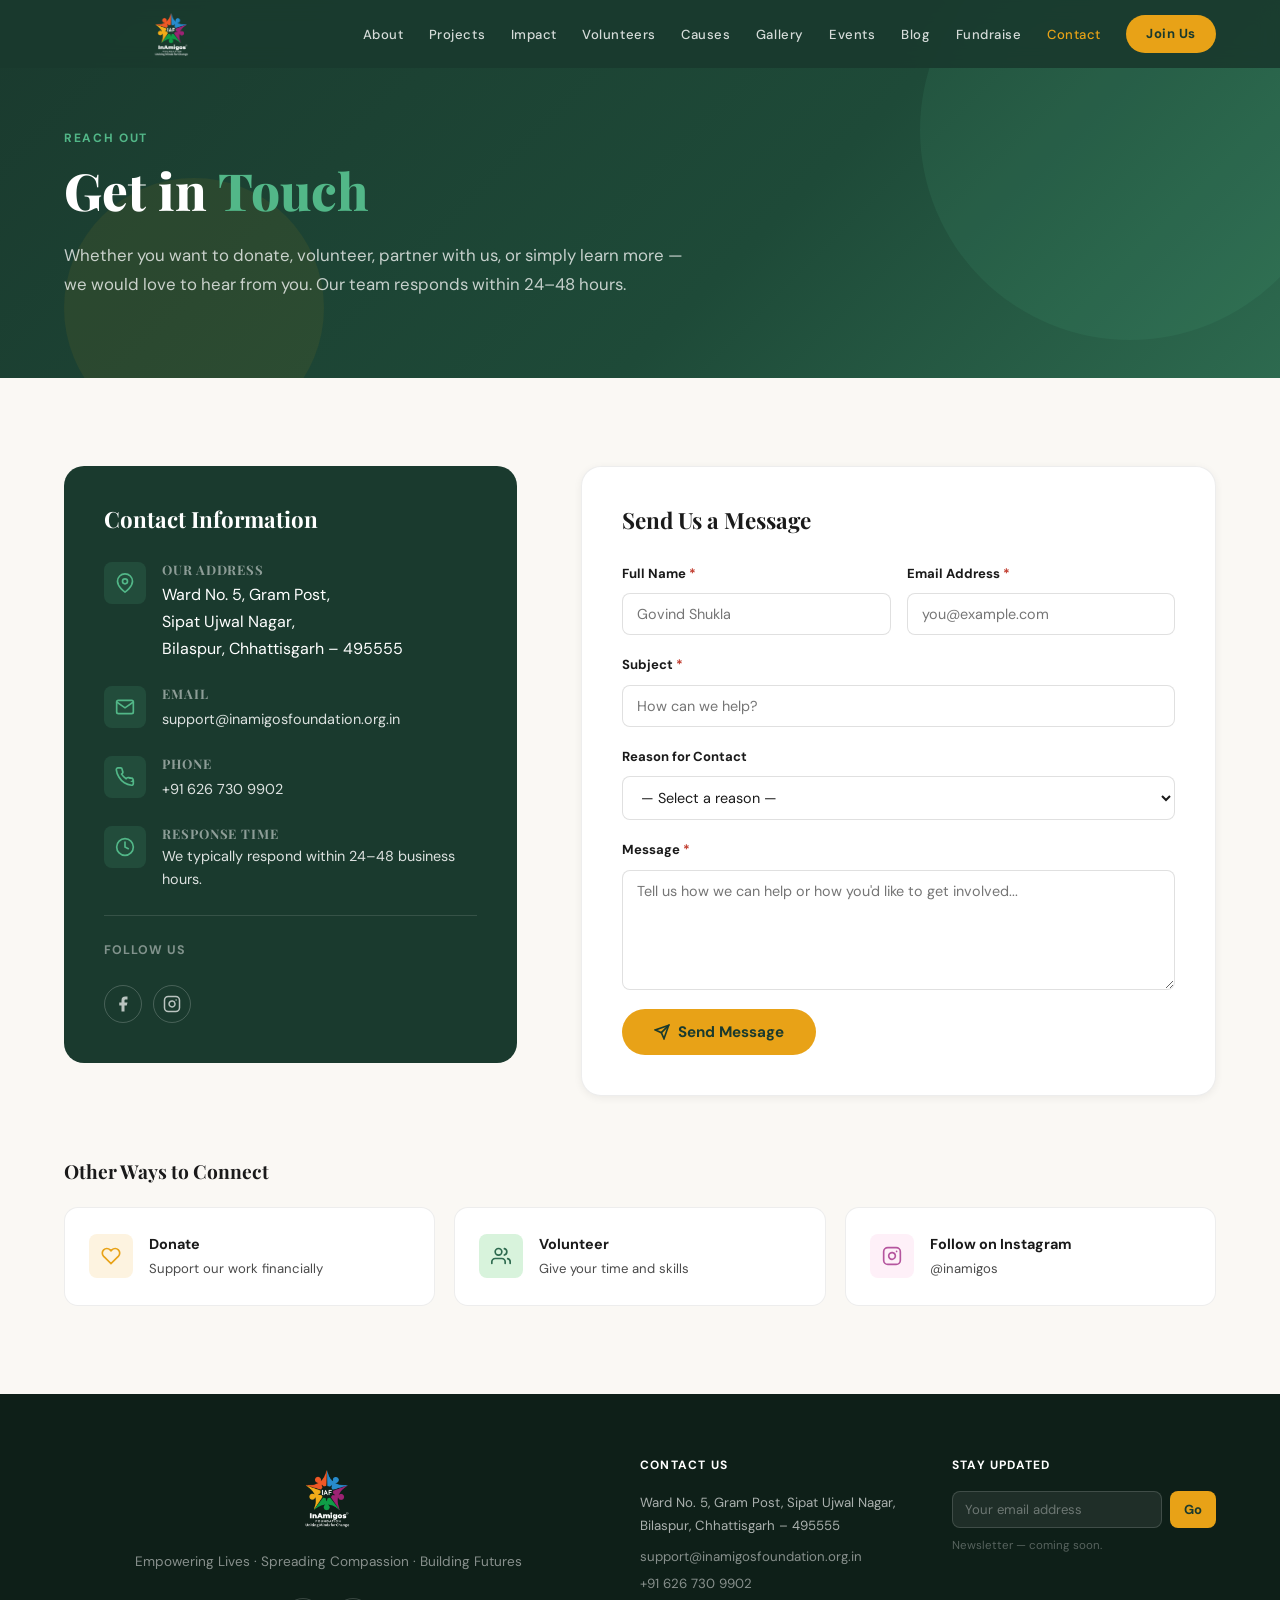
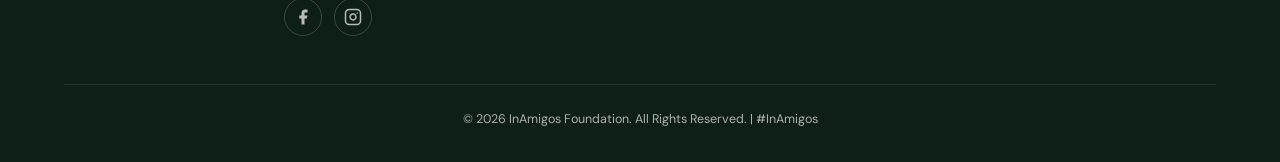
<file: contact.html>
<!DOCTYPE html>
<html lang="en">
<head>
<meta charset="UTF-8">
<meta name="viewport" content="width=device-width, initial-scale=1.0">
<title>Contact Us – InAmigos Foundation</title>
<meta name="description" content="Get in touch with InAmigos Foundation. Address: Bilaspur, Chhattisgarh. Email: support@inamigosfoundation.org.in. Phone: +91 626 730 9902.">
<meta property="og:title" content="Contact Us – InAmigos Foundation">
<meta property="og:type" content="website">
<link rel="preconnect" href="https://fonts.googleapis.com">
<link rel="preconnect" href="https://fonts.gstatic.com" crossorigin>
<link href="https://fonts.googleapis.com/css2?family=DM+Sans:wght@300;400;500;600;700&family=Playfair+Display:ital,wght@0,400;0,700;0,800;1,400&display=swap" rel="stylesheet">
<link rel="stylesheet" href="css/styles.css">
</head>
<body>

<!-- NAVBAR -->
<nav id="navbar">
  <div class="nav-inner">
    <a href="index.html" class="nav-logo"><img src="logo_wt.png" alt="InAmigos Foundation"></a>
    <button class="hamburger" id="hamburger" aria-label="Open navigation menu" aria-expanded="false">
      <svg width="26" height="26" viewBox="0 0 24 24" fill="none" stroke="white" stroke-width="2" stroke-linecap="round"><line x1="3" y1="6" x2="21" y2="6"/><line x1="3" y1="12" x2="21" y2="12"/><line x1="3" y1="18" x2="21" y2="18"/></svg>
    </button>
    <ul class="nav-links" id="nav-links" role="list">
      <button class="nav-close" id="nav-close" aria-label="Close navigation"><svg width="24" height="24" viewBox="0 0 24 24" fill="none" stroke="white" stroke-width="2" stroke-linecap="round"><line x1="18" y1="6" x2="6" y2="18"/><line x1="6" y1="6" x2="18" y2="18"/></svg></button>
      <li><a href="about.html">About</a></li>
      <li><a href="projects.html">Projects</a></li>
      <li><a href="impact.html">Impact</a></li>
      <li><a href="volunteers.html">Volunteers</a></li>
      <li><a href="causes.html">Causes</a></li>
      <li><a href="gallery.html">Gallery</a></li>
      <li><a href="events.html">Events</a></li>
      <li><a href="blog.html">Blog</a></li>
      <li><a href="fundraise.html">Fundraise</a></li>
      <li><a href="contact.html" class="active">Contact</a></li>
      <li><a href="join-us.html" class="nav-cta-link" style="
    display: flex;
    justify-content: center;
">Join Us</a></li>
    </ul>
  </div>
</nav>
<div class="nav-overlay" id="nav-overlay"></div>

<!-- PAGE HERO -->
<section class="page-hero">
  <div class="page-hero-inner">
    <span class="section-tag">Reach Out</span>
    <h1>Get in <em>Touch</em></h1>
    <p>Whether you want to donate, volunteer, partner with us, or simply learn more — we would love to hear from you. Our team responds within 24–48 hours.</p>
  </div>
</section>

<!-- CONTACT SECTION -->
<section class="contact-page">
  <div class="section-inner">
    <div class="contact-inner">

      <!-- Contact info -->
      <div class="reveal">
        <div class="contact-info-card">
          <h3>Contact Information</h3>

          <div class="contact-detail">
            <div class="contact-detail-icon" aria-hidden="true">
              <svg width="20" height="20" viewBox="0 0 24 24" fill="none" stroke="currentColor" stroke-width="2" stroke-linecap="round"><path d="M21 10c0 7-9 13-9 13s-9-6-9-13a9 9 0 0 1 18 0z"/><circle cx="12" cy="10" r="3"/></svg>
            </div>
            <div class="contact-detail-text">
              <h4>Our Address</h4>
              <address>Ward No. 5, Gram Post,<br>Sipat Ujwal Nagar,<br>Bilaspur, Chhattisgarh – 495555</address>
            </div>
          </div>

          <div class="contact-detail">
            <div class="contact-detail-icon" aria-hidden="true">
              <svg width="20" height="20" viewBox="0 0 24 24" fill="none" stroke="currentColor" stroke-width="2" stroke-linecap="round"><path d="M4 4h16c1.1 0 2 .9 2 2v12c0 1.1-.9 2-2 2H4c-1.1 0-2-.9-2-2V6c0-1.1.9-2 2-2z"/><polyline points="22,6 12,13 2,6"/></svg>
            </div>
            <div class="contact-detail-text">
              <h4>Email</h4>
              <a href="mailto:support@inamigosfoundation.org.in">support@inamigosfoundation.org.in</a>
            </div>
          </div>

          <div class="contact-detail">
            <div class="contact-detail-icon" aria-hidden="true">
              <svg width="20" height="20" viewBox="0 0 24 24" fill="none" stroke="currentColor" stroke-width="2" stroke-linecap="round"><path d="M22 16.92v3a2 2 0 0 1-2.18 2 19.79 19.79 0 0 1-8.63-3.07A19.5 19.5 0 0 1 4.69 12 19.79 19.79 0 0 1 1.61 3.35 2 2 0 0 1 3.6 1h3a2 2 0 0 1 2 1.72c.127.96.361 1.903.7 2.81a2 2 0 0 1-.45 2.11L7.91 8.6a16 16 0 0 0 5.45 5.45l.95-.87a2 2 0 0 1 2.11-.45c.907.339 1.85.573 2.81.7A2 2 0 0 1 21 16.92z"/></svg>
            </div>
            <div class="contact-detail-text">
              <h4>Phone</h4>
              <a href="tel:+916267309902">+91 626 730 9902</a>
            </div>
          </div>

          <div class="contact-detail">
            <div class="contact-detail-icon" aria-hidden="true">
              <svg width="20" height="20" viewBox="0 0 24 24" fill="none" stroke="currentColor" stroke-width="2" stroke-linecap="round"><circle cx="12" cy="12" r="10"/><polyline points="12 6 12 12 16 14"/></svg>
            </div>
            <div class="contact-detail-text">
              <h4>Response Time</h4>
              <p>We typically respond within 24–48 business hours.</p>
            </div>
          </div>

          <div style="border-top:1px solid rgba(255,255,255,.12);padding-top:1.5rem;margin-top:.5rem;">
            <p style="font-size:.78rem;color:rgba(255,255,255,.45);margin-bottom:.8rem;text-transform:uppercase;letter-spacing:.08em;font-weight:700;">Follow Us</p>
            <div class="contact-social">
              <a href="https://www.facebook.com/inamigos.inamigos" target="_blank" rel="noopener" aria-label="Facebook">
                <svg width="18" height="18" viewBox="0 0 24 24" fill="currentColor" aria-hidden="true"><path d="M18 2h-3a5 5 0 0 0-5 5v3H7v4h3v8h4v-8h3l1-4h-4V7a1 1 0 0 1 1-1h3z"/></svg>
              </a>
              <a href="https://www.instagram.com/inamigos/" target="_blank" rel="noopener" aria-label="Instagram">
                <svg width="18" height="18" viewBox="0 0 24 24" fill="none" stroke="currentColor" stroke-width="2" stroke-linecap="round" stroke-linejoin="round" aria-hidden="true"><rect x="2" y="2" width="20" height="20" rx="5" ry="5"/><path d="M16 11.37A4 4 0 1 1 12.63 8 4 4 0 0 1 16 11.37z"/><line x1="17.5" y1="6.5" x2="17.51" y2="6.5"/></svg>
              </a>
            </div>
          </div>
        </div>
      </div>

      <!-- Contact form -->
      <div class="reveal reveal-delay-2">
        <div class="contact-form-card">
          <h3>Send Us a Message</h3>
          <!-- ACTION: Replace YOUR_FORM_ID with your Formspree form ID — see README.md -->
          <form class="js-form" action="https://formspree.io/f/YOUR_FORM_ID" method="POST" novalidate>
            <div class="form-row">
              <div class="form-group">
                <label for="contact-name">Full Name <span aria-hidden="true" style="color:#c0392b;">*</span></label>
                <input type="text" id="contact-name" name="name" placeholder="Govind Shukla" required autocomplete="name">
              </div>
              <div class="form-group">
                <label for="contact-email">Email Address <span aria-hidden="true" style="color:#c0392b;">*</span></label>
                <input type="email" id="contact-email" name="email" placeholder="you@example.com" required autocomplete="email">
              </div>
            </div>
            <div class="form-group">
              <label for="contact-subject">Subject <span aria-hidden="true" style="color:#c0392b;">*</span></label>
              <input type="text" id="contact-subject" name="subject" placeholder="How can we help?" required>
            </div>
            <div class="form-group">
              <label for="contact-reason">Reason for Contact</label>
              <select id="contact-reason" name="reason">
                <option value="">— Select a reason —</option>
                <option value="donation">Donation / CSR Partnership</option>
                <option value="volunteer">Volunteering / Internship</option>
                <option value="media">Media / Press Enquiry</option>
                <option value="collaboration">Collaboration / Partnership</option>
                <option value="general">General Enquiry</option>
              </select>
            </div>
            <div class="form-group">
              <label for="contact-message">Message <span aria-hidden="true" style="color:#c0392b;">*</span></label>
              <textarea id="contact-message" name="message" placeholder="Tell us how we can help or how you'd like to get involved..." required></textarea>
            </div>
            <button type="submit" class="form-submit-btn" data-label="Send Message">
              <svg width="16" height="16" viewBox="0 0 24 24" fill="none" stroke="currentColor" stroke-width="2.5" stroke-linecap="round" aria-hidden="true"><line x1="22" y1="2" x2="11" y2="13"/><polygon points="22 2 15 22 11 13 2 9 22 2"/></svg>
              Send Message
            </button>
            <div class="form-message" role="alert" aria-live="polite"></div>
          </form>
        </div>
      </div>

    </div>

    <!-- Other ways to connect -->
    <div style="margin-top:4rem;" class="reveal">
      <h3 style="font-size:1.2rem;margin-bottom:1.5rem;">Other Ways to Connect</h3>
      <div style="display:grid;grid-template-columns:repeat(3,1fr);gap:1.2rem;">
        <a href="fundraise.html" style="background:var(--white);border-radius:var(--radius-md);padding:1.5rem;border:1px solid rgba(0,0,0,.07);text-decoration:none;display:flex;gap:1rem;align-items:center;transition:transform .22s,box-shadow .22s;" onmouseenter="this.style.transform='translateY(-3px)';this.style.boxShadow='0 8px 20px rgba(0,0,0,.08)'" onmouseleave="this.style.transform='';this.style.boxShadow=''">
          <div style="width:44px;height:44px;background:var(--gold-light);border-radius:var(--radius-sm);display:flex;align-items:center;justify-content:center;flex-shrink:0;">
            <svg width="20" height="20" viewBox="0 0 24 24" fill="none" stroke="var(--gold)" stroke-width="2" stroke-linecap="round" aria-hidden="true"><path d="M20.84 4.61a5.5 5.5 0 0 0-7.78 0L12 5.67l-1.06-1.06a5.5 5.5 0 0 0-7.78 7.78l1.06 1.06L12 21.23l7.78-7.78 1.06-1.06a5.5 5.5 0 0 0 0-7.78z"/></svg>
          </div>
          <div><strong style="font-size:.9rem;display:block;margin-bottom:2px;color:var(--text-dark);">Donate</strong><p style="font-size:.82rem;color:var(--text-mid);">Support our work financially</p></div>
        </a>
        <a href="join-us.html" style="background:var(--white);border-radius:var(--radius-md);padding:1.5rem;border:1px solid rgba(0,0,0,.07);text-decoration:none;display:flex;gap:1rem;align-items:center;transition:transform .22s,box-shadow .22s;" onmouseenter="this.style.transform='translateY(-3px)';this.style.boxShadow='0 8px 20px rgba(0,0,0,.08)'" onmouseleave="this.style.transform='';this.style.boxShadow=''">
          <div style="width:44px;height:44px;background:var(--green-light);border-radius:var(--radius-sm);display:flex;align-items:center;justify-content:center;flex-shrink:0;">
            <svg width="20" height="20" viewBox="0 0 24 24" fill="none" stroke="var(--green-mid)" stroke-width="2" stroke-linecap="round" aria-hidden="true"><path d="M17 21v-2a4 4 0 0 0-4-4H5a4 4 0 0 0-4 4v2"/><circle cx="9" cy="7" r="4"/><path d="M23 21v-2a4 4 0 0 0-3-3.87"/><path d="M16 3.13a4 4 0 0 1 0 7.75"/></svg>
          </div>
          <div><strong style="font-size:.9rem;display:block;margin-bottom:2px;color:var(--text-dark);">Volunteer</strong><p style="font-size:.82rem;color:var(--text-mid);">Give your time and skills</p></div>
        </a>
        <a href="https://www.instagram.com/inamigos/" target="_blank" rel="noopener" style="background:var(--white);border-radius:var(--radius-md);padding:1.5rem;border:1px solid rgba(0,0,0,.07);text-decoration:none;display:flex;gap:1rem;align-items:center;transition:transform .22s,box-shadow .22s;" onmouseenter="this.style.transform='translateY(-3px)';this.style.boxShadow='0 8px 20px rgba(0,0,0,.08)'" onmouseleave="this.style.transform='';this.style.boxShadow=''">
          <div style="width:44px;height:44px;background:#fef0f8;border-radius:var(--radius-sm);display:flex;align-items:center;justify-content:center;flex-shrink:0;">
            <svg width="20" height="20" viewBox="0 0 24 24" fill="none" stroke="#b5559e" stroke-width="2" stroke-linecap="round" stroke-linejoin="round" aria-hidden="true"><rect x="2" y="2" width="20" height="20" rx="5" ry="5"/><path d="M16 11.37A4 4 0 1 1 12.63 8 4 4 0 0 1 16 11.37z"/><line x1="17.5" y1="6.5" x2="17.51" y2="6.5"/></svg>
          </div>
          <div><strong style="font-size:.9rem;display:block;margin-bottom:2px;color:var(--text-dark);">Follow on Instagram</strong><p style="font-size:.82rem;color:var(--text-mid);">@inamigos</p></div>
        </a>
      </div>
    </div>
  </div>
</section>

<!-- FOOTER -->
<footer>
  <div class="footer-inner">
    <div class="footer-top">
      <div class="footer-main">
        <a href="index.html" class="footer-logo"><img src="logo_wt.png" alt="InAmigos Foundation"></a>
        <p class="footer-tagline">Empowering Lives · Spreading Compassion · Building Futures</p>
        <div class="footer-social">
          <a href="https://www.facebook.com/inamigos.inamigos" target="_blank" rel="noopener" aria-label="Facebook"><svg width="18" height="18" viewBox="0 0 24 24" fill="currentColor" aria-hidden="true"><path d="M18 2h-3a5 5 0 0 0-5 5v3H7v4h3v8h4v-8h3l1-4h-4V7a1 1 0 0 1 1-1h3z"/></svg></a>
          <a href="https://www.instagram.com/inamigos/" target="_blank" rel="noopener" aria-label="Instagram"><svg width="18" height="18" viewBox="0 0 24 24" fill="none" stroke="currentColor" stroke-width="2" stroke-linecap="round" stroke-linejoin="round" aria-hidden="true"><rect x="2" y="2" width="20" height="20" rx="5" ry="5"/><path d="M16 11.37A4 4 0 1 1 12.63 8 4 4 0 0 1 16 11.37z"/><line x1="17.5" y1="6.5" x2="17.51" y2="6.5"/></svg></a>
        </div>
      </div>
      <div class="footer-col footer-contact">
        <h4>Contact Us</h4>
        <address>Ward No. 5, Gram Post, Sipat Ujwal Nagar,<br>Bilaspur, Chhattisgarh – 495555</address>
        <a href="mailto:support@inamigosfoundation.org.in">support@inamigosfoundation.org.in</a>
        <a href="tel:+916267309902">+91 626 730 9902</a>
      </div>
      <div class="footer-col">
        <h4>Stay Updated</h4>
        <form class="newsletter-form" aria-label="Newsletter signup"><input type="email" placeholder="Your email address" aria-label="Email address"><button type="button">Go</button></form>
        <p class="newsletter-note">Newsletter — coming soon.</p>
      </div>
    </div>
    <div class="footer-bottom"><p>© 2026 InAmigos Foundation. All Rights Reserved. | #InAmigos</p></div>
  </div>
</footer>
<script src="js/main.js"></script>
</body>
</html>
</file>
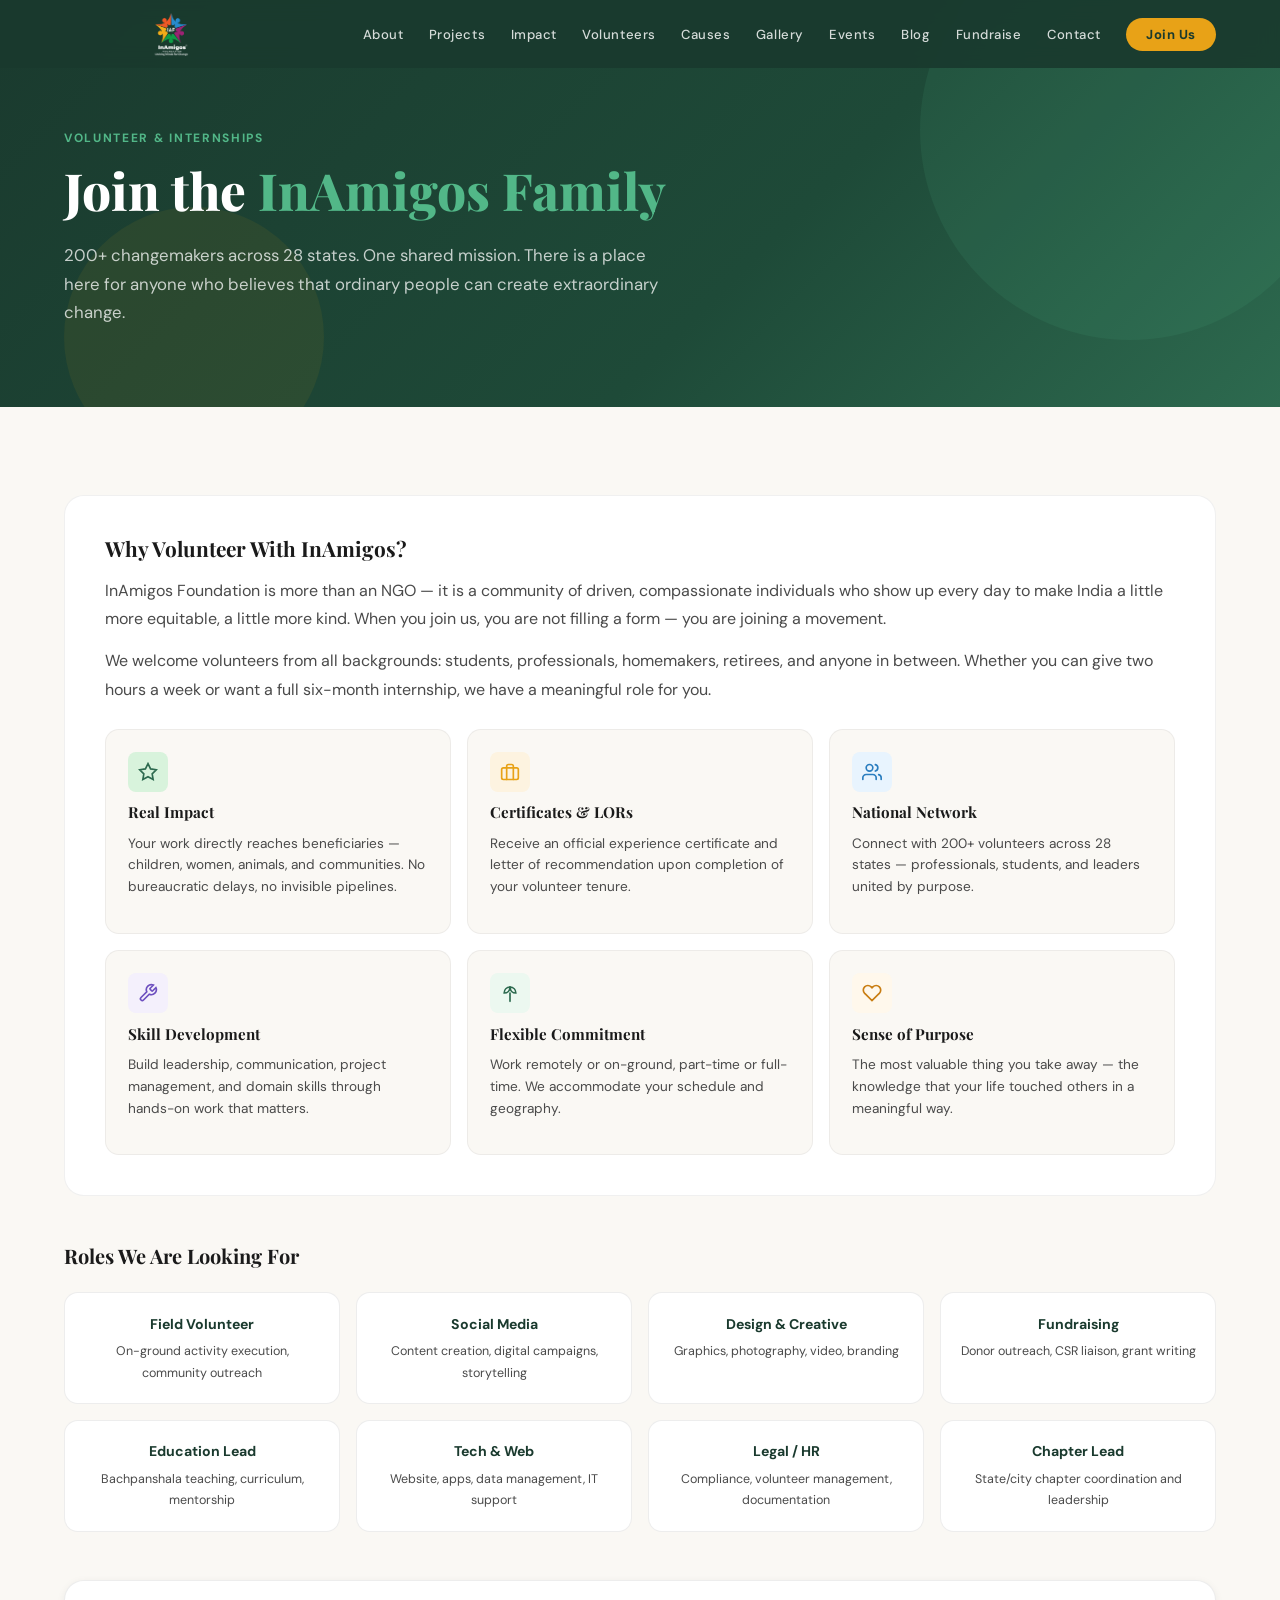
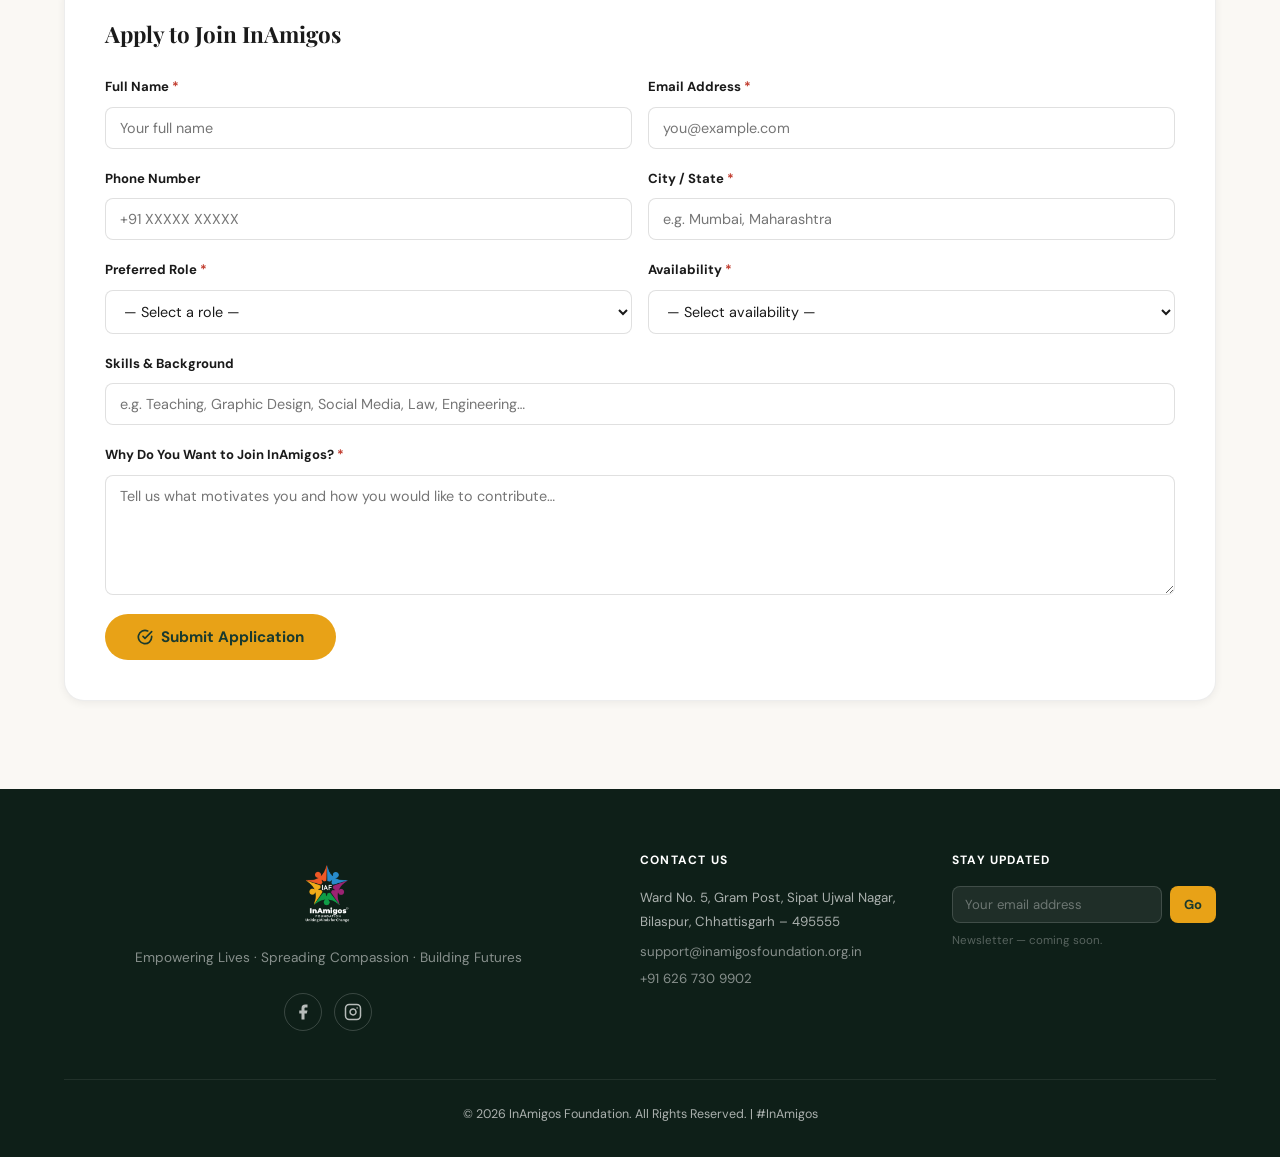
<file: join-us.html>
<!DOCTYPE html>
<html lang="en">
<head>
<meta charset="UTF-8">
<meta name="viewport" content="width=device-width, initial-scale=1.0">
<title>Join Us – InAmigos Foundation</title>
<meta name="description" content="Volunteer or intern with InAmigos Foundation. Join 200+ changemakers working across 28 states on education, women empowerment, animal welfare, and more.">
<meta property="og:title" content="Join Us – InAmigos Foundation">
<meta property="og:description" content="Be part of something real. Volunteer, intern, or take on a leadership role with InAmigos Foundation across India.">
<meta property="og:type" content="website">
<link rel="preconnect" href="https://fonts.googleapis.com">
<link rel="preconnect" href="https://fonts.gstatic.com" crossorigin>
<link href="https://fonts.googleapis.com/css2?family=DM+Sans:wght@300;400;500;600;700&family=Playfair+Display:ital,wght@0,400;0,700;0,800;1,400&display=swap" rel="stylesheet">
<link rel="stylesheet" href="css/styles.css">
</head>
<body>

<!-- NAVBAR -->
<nav id="navbar">
  <div class="nav-inner">
    <a href="index.html" class="nav-logo"><img src="logo_wt.png" alt="InAmigos Foundation"></a>
    <button class="hamburger" id="hamburger" aria-label="Open navigation menu" aria-expanded="false">
      <svg width="26" height="26" viewBox="0 0 24 24" fill="none" stroke="white" stroke-width="2" stroke-linecap="round"><line x1="3" y1="6" x2="21" y2="6"/><line x1="3" y1="12" x2="21" y2="12"/><line x1="3" y1="18" x2="21" y2="18"/></svg>
    </button>
    <ul class="nav-links" id="nav-links" role="list">
      <button class="nav-close" id="nav-close" aria-label="Close navigation"><svg width="24" height="24" viewBox="0 0 24 24" fill="none" stroke="white" stroke-width="2" stroke-linecap="round"><line x1="18" y1="6" x2="6" y2="18"/><line x1="6" y1="6" x2="18" y2="18"/></svg></button>
      <li><a href="about.html">About</a></li>
      <li><a href="projects.html">Projects</a></li>
      <li><a href="impact.html">Impact</a></li>
      <li><a href="volunteers.html">Volunteers</a></li>
      <li><a href="causes.html">Causes</a></li>
      <li><a href="gallery.html">Gallery</a></li>
      <li><a href="events.html">Events</a></li>
      <li><a href="blog.html">Blog</a></li>
      <li><a href="fundraise.html">Fundraise</a></li>
      <li><a href="contact.html">Contact</a></li>
      <li><a href="join-us.html" class="nav-cta-link active">Join Us</a></li>
    </ul>
  </div>
</nav>
<div class="nav-overlay" id="nav-overlay"></div>

<!-- PAGE HERO -->
<section class="page-hero">
  <div class="page-hero-inner">
    <span class="section-tag">Volunteer &amp; Internships</span>
    <h1>Join the <em>InAmigos Family</em></h1>
    <p>200+ changemakers across 28 states. One shared mission. There is a place here for anyone who believes that ordinary people can create extraordinary change.</p>
  </div>
</section>

<!-- WHY JOIN -->
<section class="join-page">
  <div class="section-inner">

    <div class="join-pitch reveal">
      <h3>Why Volunteer With InAmigos?</h3>
      <p>InAmigos Foundation is more than an NGO — it is a community of driven, compassionate individuals who show up every day to make India a little more equitable, a little more kind. When you join us, you are not filling a form — you are joining a movement.</p>
      <p>We welcome volunteers from all backgrounds: students, professionals, homemakers, retirees, and anyone in between. Whether you can give two hours a week or want a full six-month internship, we have a meaningful role for you.</p>

      <div class="perks-grid">
        <div class="perk-item">
          <div style="width:40px;height:40px;background:var(--green-light);border-radius:var(--radius-sm);display:flex;align-items:center;justify-content:center;">
            <svg width="20" height="20" viewBox="0 0 24 24" fill="none" stroke="var(--green-mid)" stroke-width="2" stroke-linecap="round" aria-hidden="true"><path d="M12 2l3.09 6.26L22 9.27l-5 4.87 1.18 6.88L12 17.77l-6.18 3.25L7 14.14 2 9.27l6.91-1.01L12 2z"/></svg>
          </div>
          <h4>Real Impact</h4>
          <p>Your work directly reaches beneficiaries — children, women, animals, and communities. No bureaucratic delays, no invisible pipelines.</p>
        </div>
        <div class="perk-item">
          <div style="width:40px;height:40px;background:var(--gold-light);border-radius:var(--radius-sm);display:flex;align-items:center;justify-content:center;">
            <svg width="20" height="20" viewBox="0 0 24 24" fill="none" stroke="var(--gold)" stroke-width="2" stroke-linecap="round" aria-hidden="true"><rect x="2" y="7" width="20" height="14" rx="2" ry="2"/><path d="M16 21V5a2 2 0 0 0-2-2h-4a2 2 0 0 0-2 2v16"/></svg>
          </div>
          <h4>Certificates &amp; LORs</h4>
          <p>Receive an official experience certificate and letter of recommendation upon completion of your volunteer tenure.</p>
        </div>
        <div class="perk-item">
          <div style="width:40px;height:40px;background:#e8f4fe;border-radius:var(--radius-sm);display:flex;align-items:center;justify-content:center;">
            <svg width="20" height="20" viewBox="0 0 24 24" fill="none" stroke="#2a7dbf" stroke-width="2" stroke-linecap="round" aria-hidden="true"><path d="M17 21v-2a4 4 0 0 0-4-4H5a4 4 0 0 0-4 4v2"/><circle cx="9" cy="7" r="4"/><path d="M23 21v-2a4 4 0 0 0-3-3.87"/><path d="M16 3.13a4 4 0 0 1 0 7.75"/></svg>
          </div>
          <h4>National Network</h4>
          <p>Connect with 200+ volunteers across 28 states — professionals, students, and leaders united by purpose.</p>
        </div>
        <div class="perk-item">
          <div style="width:40px;height:40px;background:#f4f0fc;border-radius:var(--radius-sm);display:flex;align-items:center;justify-content:center;">
            <svg width="20" height="20" viewBox="0 0 24 24" fill="none" stroke="#6d4fbf" stroke-width="2" stroke-linecap="round" aria-hidden="true"><path d="M14.7 6.3a1 1 0 0 0 0 1.4l1.6 1.6a1 1 0 0 0 1.4 0l3.77-3.77a6 6 0 0 1-7.94 7.94l-6.91 6.91a2.12 2.12 0 0 1-3-3l6.91-6.91a6 6 0 0 1 7.94-7.94l-3.76 3.76z"/></svg>
          </div>
          <h4>Skill Development</h4>
          <p>Build leadership, communication, project management, and domain skills through hands-on work that matters.</p>
        </div>
        <div class="perk-item">
          <div style="width:40px;height:40px;background:#ecf8f0;border-radius:var(--radius-sm);display:flex;align-items:center;justify-content:center;">
            <svg width="20" height="20" viewBox="0 0 24 24" fill="none" stroke="var(--green-mid)" stroke-width="2" stroke-linecap="round" aria-hidden="true"><path d="M12 22V12"/><path d="M5 12c0-4 3-7 7-7 0 4-3 7-7 7z"/><path d="M19 12c0-4-3-7-7-7 0 4 3 7 7 7z"/></svg>
          </div>
          <h4>Flexible Commitment</h4>
          <p>Work remotely or on-ground, part-time or full-time. We accommodate your schedule and geography.</p>
        </div>
        <div class="perk-item">
          <div style="width:40px;height:40px;background:#fff8ec;border-radius:var(--radius-sm);display:flex;align-items:center;justify-content:center;">
            <svg width="20" height="20" viewBox="0 0 24 24" fill="none" stroke="#c97d12" stroke-width="2" stroke-linecap="round" aria-hidden="true"><path d="M20.84 4.61a5.5 5.5 0 0 0-7.78 0L12 5.67l-1.06-1.06a5.5 5.5 0 0 0-7.78 7.78l1.06 1.06L12 21.23l7.78-7.78 1.06-1.06a5.5 5.5 0 0 0 0-7.78z"/></svg>
          </div>
          <h4>Sense of Purpose</h4>
          <p>The most valuable thing you take away — the knowledge that your life touched others in a meaningful way.</p>
        </div>
      </div>
    </div>

    <!-- Roles available -->
    <div style="margin-top:2rem;margin-bottom:3rem;" class="reveal">
      <h3 style="font-size:1.25rem;margin-bottom:1.5rem;">Roles We Are Looking For</h3>
      <div style="display:grid;grid-template-columns:repeat(4,1fr);gap:1rem;">
        <div style="background:var(--white);border-radius:var(--radius-md);padding:1.2rem;border:1px solid rgba(0,0,0,.07);text-align:center;">
          <div style="font-size:.88rem;font-weight:700;color:var(--green-dark);margin-bottom:.3rem;">Field Volunteer</div>
          <p style="font-size:.78rem;color:var(--text-mid);">On-ground activity execution, community outreach</p>
        </div>
        <div style="background:var(--white);border-radius:var(--radius-md);padding:1.2rem;border:1px solid rgba(0,0,0,.07);text-align:center;">
          <div style="font-size:.88rem;font-weight:700;color:var(--green-dark);margin-bottom:.3rem;">Social Media</div>
          <p style="font-size:.78rem;color:var(--text-mid);">Content creation, digital campaigns, storytelling</p>
        </div>
        <div style="background:var(--white);border-radius:var(--radius-md);padding:1.2rem;border:1px solid rgba(0,0,0,.07);text-align:center;">
          <div style="font-size:.88rem;font-weight:700;color:var(--green-dark);margin-bottom:.3rem;">Design &amp; Creative</div>
          <p style="font-size:.78rem;color:var(--text-mid);">Graphics, photography, video, branding</p>
        </div>
        <div style="background:var(--white);border-radius:var(--radius-md);padding:1.2rem;border:1px solid rgba(0,0,0,.07);text-align:center;">
          <div style="font-size:.88rem;font-weight:700;color:var(--green-dark);margin-bottom:.3rem;">Fundraising</div>
          <p style="font-size:.78rem;color:var(--text-mid);">Donor outreach, CSR liaison, grant writing</p>
        </div>
        <div style="background:var(--white);border-radius:var(--radius-md);padding:1.2rem;border:1px solid rgba(0,0,0,.07);text-align:center;">
          <div style="font-size:.88rem;font-weight:700;color:var(--green-dark);margin-bottom:.3rem;">Education Lead</div>
          <p style="font-size:.78rem;color:var(--text-mid);">Bachpanshala teaching, curriculum, mentorship</p>
        </div>
        <div style="background:var(--white);border-radius:var(--radius-md);padding:1.2rem;border:1px solid rgba(0,0,0,.07);text-align:center;">
          <div style="font-size:.88rem;font-weight:700;color:var(--green-dark);margin-bottom:.3rem;">Tech &amp; Web</div>
          <p style="font-size:.78rem;color:var(--text-mid);">Website, apps, data management, IT support</p>
        </div>
        <div style="background:var(--white);border-radius:var(--radius-md);padding:1.2rem;border:1px solid rgba(0,0,0,.07);text-align:center;">
          <div style="font-size:.88rem;font-weight:700;color:var(--green-dark);margin-bottom:.3rem;">Legal / HR</div>
          <p style="font-size:.78rem;color:var(--text-mid);">Compliance, volunteer management, documentation</p>
        </div>
        <div style="background:var(--white);border-radius:var(--radius-md);padding:1.2rem;border:1px solid rgba(0,0,0,.07);text-align:center;">
          <div style="font-size:.88rem;font-weight:700;color:var(--green-dark);margin-bottom:.3rem;">Chapter Lead</div>
          <p style="font-size:.78rem;color:var(--text-mid);">State/city chapter coordination and leadership</p>
        </div>
      </div>
    </div>

    <!-- Signup form -->
    <div class="join-form-card reveal">
      <h3>Apply to Join InAmigos</h3>
      <!-- ACTION: Replace YOUR_FORM_ID with your Formspree form ID — see README.md -->
      <form class="js-form" action="https://formspree.io/f/YOUR_FORM_ID" method="POST" novalidate>
        <div class="form-row">
          <div class="form-group">
            <label for="join-name">Full Name <span aria-hidden="true" style="color:#c0392b;">*</span></label>
            <input type="text" id="join-name" name="name" placeholder="Your full name" required autocomplete="name">
          </div>
          <div class="form-group">
            <label for="join-email">Email Address <span aria-hidden="true" style="color:#c0392b;">*</span></label>
            <input type="email" id="join-email" name="email" placeholder="you@example.com" required autocomplete="email">
          </div>
        </div>
        <div class="form-row">
          <div class="form-group">
            <label for="join-phone">Phone Number</label>
            <input type="tel" id="join-phone" name="phone" placeholder="+91 XXXXX XXXXX" autocomplete="tel">
          </div>
          <div class="form-group">
            <label for="join-city">City / State <span aria-hidden="true" style="color:#c0392b;">*</span></label>
            <input type="text" id="join-city" name="city" placeholder="e.g. Mumbai, Maharashtra" required>
          </div>
        </div>
        <div class="form-row">
          <div class="form-group">
            <label for="join-role">Preferred Role <span aria-hidden="true" style="color:#c0392b;">*</span></label>
            <select id="join-role" name="role" required>
              <option value="">— Select a role —</option>
              <option value="field-volunteer">Field Volunteer</option>
              <option value="social-media">Social Media Volunteer</option>
              <option value="design-creative">Design &amp; Creative</option>
              <option value="fundraising">Fundraising</option>
              <option value="education-lead">Education Lead (Bachpanshala)</option>
              <option value="tech-web">Tech &amp; Web</option>
              <option value="legal-hr">Legal / HR</option>
              <option value="chapter-lead">Chapter Lead</option>
              <option value="internship">General Internship</option>
              <option value="other">Other</option>
            </select>
          </div>
          <div class="form-group">
            <label for="join-availability">Availability <span aria-hidden="true" style="color:#c0392b;">*</span></label>
            <select id="join-availability" name="availability" required>
              <option value="">— Select availability —</option>
              <option value="few-hours">A few hours per week</option>
              <option value="part-time">Part-time (10–20 hrs/week)</option>
              <option value="full-time">Full-time internship (3–6 months)</option>
              <option value="weekends">Weekends only</option>
              <option value="flexible">Flexible / project-based</option>
            </select>
          </div>
        </div>
        <div class="form-group">
          <label for="join-skills">Skills &amp; Background</label>
          <input type="text" id="join-skills" name="skills" placeholder="e.g. Teaching, Graphic Design, Social Media, Law, Engineering…">
        </div>
        <div class="form-group">
          <label for="join-motivation">Why Do You Want to Join InAmigos? <span aria-hidden="true" style="color:#c0392b;">*</span></label>
          <textarea id="join-motivation" name="motivation" placeholder="Tell us what motivates you and how you would like to contribute…" required></textarea>
        </div>
        <button type="submit" class="form-submit-btn" data-label="Submit Application">
          <svg width="16" height="16" viewBox="0 0 24 24" fill="none" stroke="currentColor" stroke-width="2.5" stroke-linecap="round" aria-hidden="true"><path d="M22 11.08V12a10 10 0 1 1-5.93-9.14"/><polyline points="22 4 12 14.01 9 11.01"/></svg>
          Submit Application
        </button>
        <div class="form-message" role="alert" aria-live="polite"></div>
      </form>
    </div>

  </div>
</section>

<!-- FOOTER -->
<footer>
  <div class="footer-inner">
    <div class="footer-top">
      <div class="footer-main">
        <a href="index.html" class="footer-logo"><img src="logo_wt.png" alt="InAmigos Foundation"></a>
        <p class="footer-tagline">Empowering Lives · Spreading Compassion · Building Futures</p>
        <div class="footer-social">
          <a href="https://www.facebook.com/inamigos.inamigos" target="_blank" rel="noopener" aria-label="Facebook"><svg width="18" height="18" viewBox="0 0 24 24" fill="currentColor" aria-hidden="true"><path d="M18 2h-3a5 5 0 0 0-5 5v3H7v4h3v8h4v-8h3l1-4h-4V7a1 1 0 0 1 1-1h3z"/></svg></a>
          <a href="https://www.instagram.com/inamigos/" target="_blank" rel="noopener" aria-label="Instagram"><svg width="18" height="18" viewBox="0 0 24 24" fill="none" stroke="currentColor" stroke-width="2" stroke-linecap="round" stroke-linejoin="round" aria-hidden="true"><rect x="2" y="2" width="20" height="20" rx="5" ry="5"/><path d="M16 11.37A4 4 0 1 1 12.63 8 4 4 0 0 1 16 11.37z"/><line x1="17.5" y1="6.5" x2="17.51" y2="6.5"/></svg></a>
        </div>
      </div>
      <div class="footer-col footer-contact">
        <h4>Contact Us</h4>
        <address>Ward No. 5, Gram Post, Sipat Ujwal Nagar,<br>Bilaspur, Chhattisgarh – 495555</address>
        <a href="mailto:support@inamigosfoundation.org.in">support@inamigosfoundation.org.in</a>
        <a href="tel:+916267309902">+91 626 730 9902</a>
      </div>
      <div class="footer-col">
        <h4>Stay Updated</h4>
        <form class="newsletter-form" aria-label="Newsletter signup"><input type="email" placeholder="Your email address" aria-label="Email address"><button type="button">Go</button></form>
        <p class="newsletter-note">Newsletter — coming soon.</p>
      </div>
    </div>
    <div class="footer-bottom"><p>© 2026 InAmigos Foundation. All Rights Reserved. | #InAmigos</p></div>
  </div>
</footer>
<script src="js/main.js"></script>
</body>
</html>
</file>
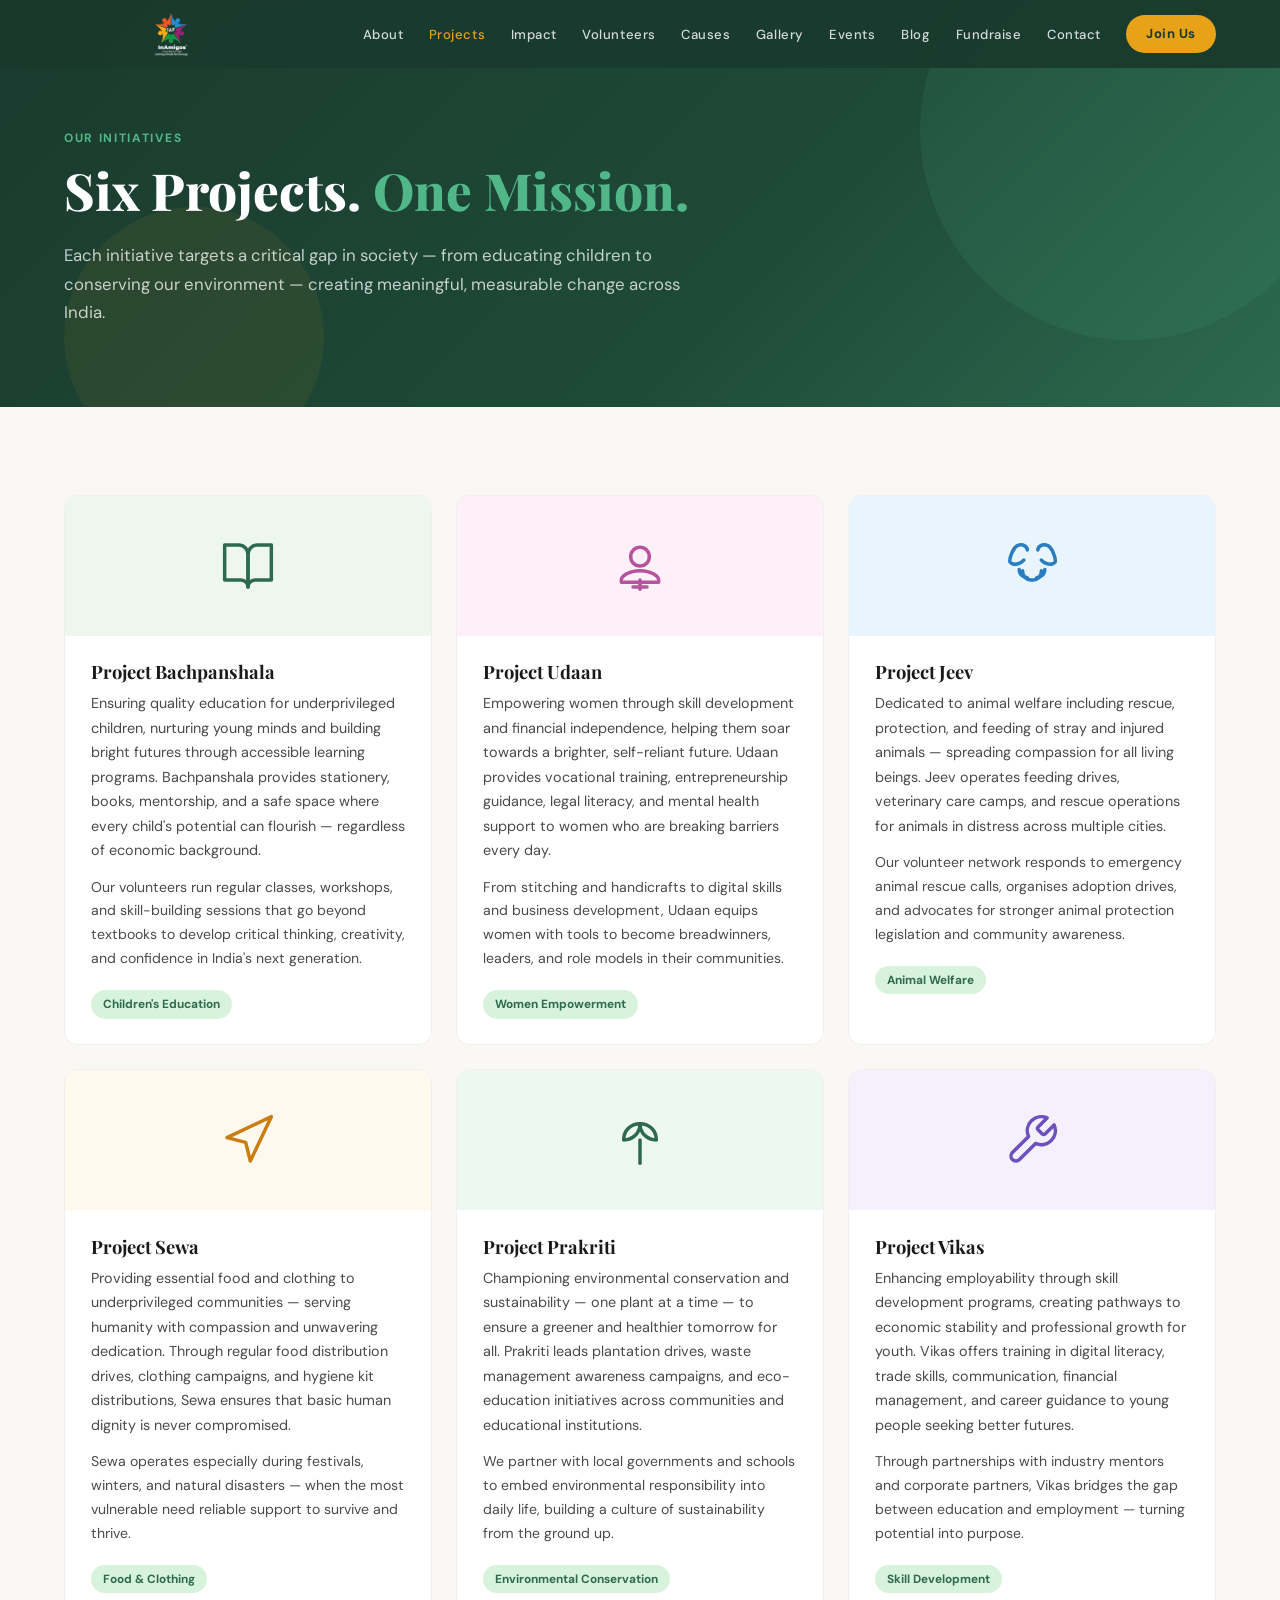
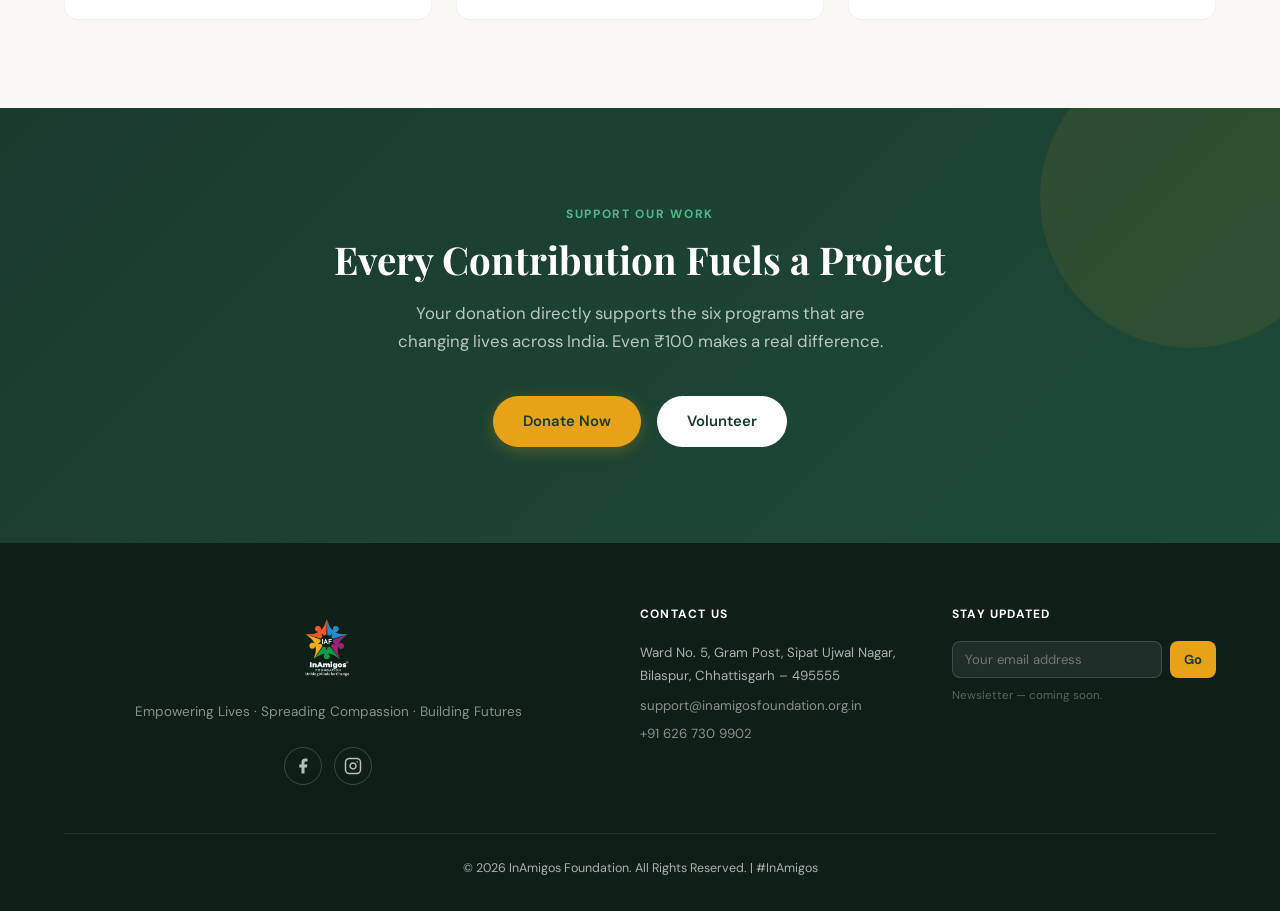
<file: projects.html>
<!DOCTYPE html>
<html lang="en">
<head>
<meta charset="UTF-8">
<meta name="viewport" content="width=device-width, initial-scale=1.0">
<title>Our Projects – InAmigos Foundation</title>
<meta name="description" content="Explore InAmigos Foundation's 6 projects: Bachpanshala (education), Udaan (women empowerment), Jeev (animal welfare), Sewa (food & clothing), Prakriti (environment), Vikas (skill development).">
<meta property="og:title" content="Our Projects – InAmigos Foundation">
<meta property="og:type" content="website">
<link rel="preconnect" href="https://fonts.googleapis.com">
<link rel="preconnect" href="https://fonts.gstatic.com" crossorigin>
<link href="https://fonts.googleapis.com/css2?family=DM+Sans:wght@300;400;500;600;700&family=Playfair+Display:ital,wght@0,400;0,700;0,800;1,400&display=swap" rel="stylesheet">
<link rel="stylesheet" href="css/styles.css">
</head>
<body>

<!-- NAVBAR -->
<nav id="navbar">
  <div class="nav-inner">
    <a href="index.html" class="nav-logo"><img src="logo_wt.png" alt="InAmigos Foundation"></a>
    <button class="hamburger" id="hamburger" aria-label="Open navigation menu" aria-expanded="false">
      <svg width="26" height="26" viewBox="0 0 24 24" fill="none" stroke="white" stroke-width="2" stroke-linecap="round"><line x1="3" y1="6" x2="21" y2="6"/><line x1="3" y1="12" x2="21" y2="12"/><line x1="3" y1="18" x2="21" y2="18"/></svg>
    </button>
    <ul class="nav-links" id="nav-links" role="list">
      <button class="nav-close" id="nav-close" aria-label="Close navigation"><svg width="24" height="24" viewBox="0 0 24 24" fill="none" stroke="white" stroke-width="2" stroke-linecap="round"><line x1="18" y1="6" x2="6" y2="18"/><line x1="6" y1="6" x2="18" y2="18"/></svg></button>
      <li><a href="about.html">About</a></li>
      <li><a href="projects.html" class="active">Projects</a></li>
      <li><a href="impact.html">Impact</a></li>
      <li><a href="volunteers.html">Volunteers</a></li>
      <li><a href="causes.html">Causes</a></li>
      <li><a href="gallery.html">Gallery</a></li>
      <li><a href="events.html">Events</a></li>
      <li><a href="blog.html">Blog</a></li>
      <li><a href="fundraise.html">Fundraise</a></li>
      <li><a href="contact.html">Contact</a></li>
      <li><a href="join-us.html" class="nav-cta-link" style="
    display: flex;
    justify-content: center;
">Join Us</a></li>
    </ul>
  </div>
</nav>
<div class="nav-overlay" id="nav-overlay"></div>

<!-- PAGE HERO -->
<section class="page-hero">
  <div class="page-hero-inner">
    <span class="section-tag">Our Initiatives</span>
    <h1>Six Projects. <em>One Mission.</em></h1>
    <p>Each initiative targets a critical gap in society — from educating children to conserving our environment — creating meaningful, measurable change across India.</p>
  </div>
</section>

<!-- PROJECTS GRID -->
<section class="projects-page">
  <div class="section-inner">
    <div class="projects-full-grid">

      <!-- Bachpanshala -->
      <article class="project-card-full reveal reveal-delay-1">
        <div class="project-icon-top p-edu">
          <svg xmlns="http://www.w3.org/2000/svg" width="56" height="56" viewBox="0 0 24 24" fill="none" stroke="#2d6a4f" stroke-width="1.5" stroke-linecap="round" stroke-linejoin="round" aria-hidden="true"><path d="M2 3h6a4 4 0 0 1 4 4v14a3 3 0 0 0-3-3H2z"/><path d="M22 3h-6a4 4 0 0 0-4 4v14a3 3 0 0 1 3-3h7z"/></svg>
        </div>
        <div class="project-card-content">
          <h3>Project Bachpanshala</h3>
          <p>Ensuring quality education for underprivileged children, nurturing young minds and building bright futures through accessible learning programs. Bachpanshala provides stationery, books, mentorship, and a safe space where every child's potential can flourish — regardless of economic background.</p>
          <p style="color:var(--text-mid);font-size:.88rem;margin-top:.8rem;line-height:1.7;">Our volunteers run regular classes, workshops, and skill-building sessions that go beyond textbooks to develop critical thinking, creativity, and confidence in India's next generation.</p>
          <span class="project-badge">Children's Education</span>
        </div>
      </article>

      <!-- Udaan -->
      <article class="project-card-full reveal reveal-delay-2">
        <div class="project-icon-top p-women">
          <svg xmlns="http://www.w3.org/2000/svg" width="56" height="56" viewBox="0 0 24 24" fill="none" stroke="#b5559e" stroke-width="1.5" stroke-linecap="round" stroke-linejoin="round" aria-hidden="true"><circle cx="12" cy="8" r="4"/><path d="M12 14c-5 0-8 2.5-8 4v1h16v-1c0-1.5-3-4-8-4z"/><path d="M12 18v4"/><path d="M9 21h6"/></svg>
        </div>
        <div class="project-card-content">
          <h3>Project Udaan</h3>
          <p>Empowering women through skill development and financial independence, helping them soar towards a brighter, self-reliant future. Udaan provides vocational training, entrepreneurship guidance, legal literacy, and mental health support to women who are breaking barriers every day.</p>
          <p style="color:var(--text-mid);font-size:.88rem;margin-top:.8rem;line-height:1.7;">From stitching and handicrafts to digital skills and business development, Udaan equips women with tools to become breadwinners, leaders, and role models in their communities.</p>
          <span class="project-badge">Women Empowerment</span>
        </div>
      </article>

      <!-- Jeev -->
      <article class="project-card-full reveal reveal-delay-3">
        <div class="project-icon-top p-animal">
          <svg xmlns="http://www.w3.org/2000/svg" width="56" height="56" viewBox="0 0 24 24" fill="none" stroke="#2a7dbf" stroke-width="1.5" stroke-linecap="round" stroke-linejoin="round" aria-hidden="true"><path d="M10 5.172C10 3.782 8.423 2.679 6.5 3c-2.823.47-4.113 6.006-4 7 .08.703 1.725 1.722 3.656 1 1.261-.472 1.96-1.1 2.344-1.55M14.5 5.172c0-1.39 1.577-2.493 3.5-2.172 2.823.47 4.113 6.006 4 7-.08.703-1.725 1.722-3.656 1-1.261-.472-1.96-1.1-2.344-1.55"/><path d="M8 14v.5A3.5 3.5 0 0 0 11.5 18h1a3.5 3.5 0 0 0 3.5-3.5V14"/><path d="M6.5 13.5c0 1.5.5 3 3.5 3.5"/><path d="M17.5 13.5c0 1.5-.5 3-3.5 3.5"/></svg>
        </div>
        <div class="project-card-content">
          <h3>Project Jeev</h3>
          <p>Dedicated to animal welfare including rescue, protection, and feeding of stray and injured animals — spreading compassion for all living beings. Jeev operates feeding drives, veterinary care camps, and rescue operations for animals in distress across multiple cities.</p>
          <p style="color:var(--text-mid);font-size:.88rem;margin-top:.8rem;line-height:1.7;">Our volunteer network responds to emergency animal rescue calls, organises adoption drives, and advocates for stronger animal protection legislation and community awareness.</p>
          <span class="project-badge">Animal Welfare</span>
        </div>
      </article>

      <!-- Sewa -->
      <article class="project-card-full reveal reveal-delay-1">
        <div class="project-icon-top p-food">
          <svg xmlns="http://www.w3.org/2000/svg" width="56" height="56" viewBox="0 0 24 24" fill="none" stroke="#c97d12" stroke-width="1.5" stroke-linecap="round" stroke-linejoin="round" aria-hidden="true"><path d="M3 11l19-9-9 19-2-8-8-2z"/></svg>
        </div>
        <div class="project-card-content">
          <h3>Project Sewa</h3>
          <p>Providing essential food and clothing to underprivileged communities — serving humanity with compassion and unwavering dedication. Through regular food distribution drives, clothing campaigns, and hygiene kit distributions, Sewa ensures that basic human dignity is never compromised.</p>
          <p style="color:var(--text-mid);font-size:.88rem;margin-top:.8rem;line-height:1.7;">Sewa operates especially during festivals, winters, and natural disasters — when the most vulnerable need reliable support to survive and thrive.</p>
          <span class="project-badge">Food &amp; Clothing</span>
        </div>
      </article>

      <!-- Prakriti -->
      <article class="project-card-full reveal reveal-delay-2">
        <div class="project-icon-top p-env">
          <svg xmlns="http://www.w3.org/2000/svg" width="56" height="56" viewBox="0 0 24 24" fill="none" stroke="#2d6a4f" stroke-width="1.5" stroke-linecap="round" stroke-linejoin="round" aria-hidden="true"><path d="M12 22V12"/><path d="M5 12c0-4 3-7 7-7 0 4-3 7-7 7z"/><path d="M19 12c0-4-3-7-7-7 0 4 3 7 7 7z"/></svg>
        </div>
        <div class="project-card-content">
          <h3>Project Prakriti</h3>
          <p>Championing environmental conservation and sustainability — one plant at a time — to ensure a greener and healthier tomorrow for all. Prakriti leads plantation drives, waste management awareness campaigns, and eco-education initiatives across communities and educational institutions.</p>
          <p style="color:var(--text-mid);font-size:.88rem;margin-top:.8rem;line-height:1.7;">We partner with local governments and schools to embed environmental responsibility into daily life, building a culture of sustainability from the ground up.</p>
          <span class="project-badge">Environmental Conservation</span>
        </div>
      </article>

      <!-- Vikas -->
      <article class="project-card-full reveal reveal-delay-3">
        <div class="project-icon-top p-skill">
          <svg xmlns="http://www.w3.org/2000/svg" width="56" height="56" viewBox="0 0 24 24" fill="none" stroke="#6d4fbf" stroke-width="1.5" stroke-linecap="round" stroke-linejoin="round" aria-hidden="true"><path d="M14.7 6.3a1 1 0 0 0 0 1.4l1.6 1.6a1 1 0 0 0 1.4 0l3.77-3.77a6 6 0 0 1-7.94 7.94l-6.91 6.91a2.12 2.12 0 0 1-3-3l6.91-6.91a6 6 0 0 1 7.94-7.94l-3.76 3.76z"/></svg>
        </div>
        <div class="project-card-content">
          <h3>Project Vikas</h3>
          <p>Enhancing employability through skill development programs, creating pathways to economic stability and professional growth for youth. Vikas offers training in digital literacy, trade skills, communication, financial management, and career guidance to young people seeking better futures.</p>
          <p style="color:var(--text-mid);font-size:.88rem;margin-top:.8rem;line-height:1.7;">Through partnerships with industry mentors and corporate partners, Vikas bridges the gap between education and employment — turning potential into purpose.</p>
          <span class="project-badge">Skill Development</span>
        </div>
      </article>

    </div>
  </div>
</section>

<!-- CTA -->
<section class="fundraise-cta">
  <div class="section-inner" style="position:relative;z-index:1;text-align:center;">
    <div class="reveal">
      <span class="section-tag section-tag--light">Support Our Work</span>
      <h2 class="section-title section-title--white">Every Contribution Fuels a Project</h2>
      <p style="color:rgba(255,255,255,.7);max-width:520px;margin:0 auto 2.5rem;">Your donation directly supports the six programs that are changing lives across India. Even ₹100 makes a real difference.</p>
      <div class="cta-btns">
        <a href="fundraise.html" class="btn btn-gold">Donate Now</a>
        <a href="join-us.html" class="btn btn-white">Volunteer</a>
      </div>
    </div>
  </div>
</section>

<!-- FOOTER -->
<footer>
  <div class="footer-inner">
    <div class="footer-top">
      <div class="footer-main">
        <a href="index.html" class="footer-logo"><img src="logo_wt.png" alt="InAmigos Foundation"></a>
        <p class="footer-tagline">Empowering Lives · Spreading Compassion · Building Futures</p>
        <div class="footer-social">
          <a href="https://www.facebook.com/inamigos.inamigos" target="_blank" rel="noopener" aria-label="Facebook"><svg width="18" height="18" viewBox="0 0 24 24" fill="currentColor" aria-hidden="true"><path d="M18 2h-3a5 5 0 0 0-5 5v3H7v4h3v8h4v-8h3l1-4h-4V7a1 1 0 0 1 1-1h3z"/></svg></a>
          <a href="https://www.instagram.com/inamigos/" target="_blank" rel="noopener" aria-label="Instagram"><svg width="18" height="18" viewBox="0 0 24 24" fill="none" stroke="currentColor" stroke-width="2" stroke-linecap="round" stroke-linejoin="round" aria-hidden="true"><rect x="2" y="2" width="20" height="20" rx="5" ry="5"/><path d="M16 11.37A4 4 0 1 1 12.63 8 4 4 0 0 1 16 11.37z"/><line x1="17.5" y1="6.5" x2="17.51" y2="6.5"/></svg></a>
        </div>
      </div>
      <div class="footer-col footer-contact">
        <h4>Contact Us</h4>
        <address>Ward No. 5, Gram Post, Sipat Ujwal Nagar,<br>Bilaspur, Chhattisgarh – 495555</address>
        <a href="mailto:support@inamigosfoundation.org.in">support@inamigosfoundation.org.in</a>
        <a href="tel:+916267309902">+91 626 730 9902</a>
      </div>
      <div class="footer-col">
        <h4>Stay Updated</h4>
        <form class="newsletter-form" aria-label="Newsletter signup"><input type="email" placeholder="Your email address" aria-label="Email address"><button type="button">Go</button></form>
        <p class="newsletter-note">Newsletter — coming soon.</p>
      </div>
    </div>
    <div class="footer-bottom"><p>© 2026 InAmigos Foundation. All Rights Reserved. | #InAmigos</p></div>
  </div>
</footer>
<script src="js/main.js"></script>
</body>
</html>
</file>
<file: css/styles.css>
/* ================================================================
   InAmigos Foundation — Shared Stylesheet
   Brand: #1a3a2e (dark forest green) + #e8a217 (gold)
   Fonts: Playfair Display (headings) + DM Sans (body)
   ================================================================ */

/* ===== CUSTOM PROPERTIES ===== */
:root {
  --green-dark:   #1a3a2e;
  --green-mid:    #2d6a4f;
  --green-bright: #52b788;
  --green-light:  #d8f3dc;
  --gold:         #e8a217;
  --gold-hover:   #f4b630;
  --gold-light:   #fdf3e0;
  --cream:        #faf8f4;
  --white:        #ffffff;
  --text-dark:    #1a1a1a;
  --text-mid:     #4a4a4a;
  --text-light:   #7a7a7a;
  --shadow-sm:    0 2px 8px rgba(0,0,0,.06);
  --shadow-md:    0 8px 24px rgba(0,0,0,.09);
  --shadow-lg:    0 16px 40px rgba(0,0,0,.12);
  --radius-sm:    8px;
  --radius-md:    14px;
  --radius-lg:    20px;
  --radius-pill:  100px;
  --transition:   0.22s ease;
}

/* ===== RESET & BASE ===== */
*, *::before, *::after { margin: 0; padding: 0; box-sizing: border-box; }

html { scroll-behavior: smooth; }

body {
  font-family: "DM Sans", "Outfit", sans-serif;
  background: var(--cream);
  color: var(--text-dark);
  line-height: 1.7;
  -webkit-font-smoothing: antialiased;
}

img { display: block; max-width: 100%; }
a { color: inherit; text-decoration: none; }
ul { list-style: none; }
address { font-style: normal; }
button { cursor: pointer; font-family: inherit; }

/* ===== TYPOGRAPHY ===== */
h1, h2, h3, h4, h5 {
  font-family: "Playfair Display", Georgia, serif;
  line-height: 1.2;
  color: var(--text-dark);
}

/* ===== NAVBAR ===== */
#navbar {
  position: fixed;
  top: 0;
  left: 0;
  width: 100%;
  z-index: 1000;
  background: rgba(26,58,46,.92);
  backdrop-filter: blur(10px);
  -webkit-backdrop-filter: blur(10px);
  height: 68px;
  transition: box-shadow var(--transition);
}
#navbar.scrolled { box-shadow: 0 4px 20px rgba(0,0,0,.25); }

.nav-inner {
  max-width: 1280px;
  margin: 0 auto;
  padding: 0 5%;
  height: 100%;
  display: flex;
  align-items: center;
  justify-content: space-between;
  gap: 1rem;
}

.nav-logo img { height: 60px; width: auto; }

.nav-links {
  display: flex;
  align-items: center;
  gap: 1.6rem;
}
.nav-links li a {
  color: rgba(255,255,255,.82);
  font-size: .82rem;
  font-weight: 500;
  letter-spacing: .04em;
  transition: color var(--transition);
  white-space: nowrap;
}
.nav-links li a:hover,
.nav-links li a.active { color: var(--gold); }

.nav-cta-link {
  background: var(--gold);
  color: var(--green-dark) !important;
  padding: 8px 20px;
  border-radius: var(--radius-pill);
  font-weight: 700 !important;
  transition: background var(--transition), box-shadow var(--transition) !important;
}
.nav-cta-link:hover {
  background: var(--gold-hover) !important;
  box-shadow: 0 4px 16px rgba(232,162,23,.4);
  color: var(--green-dark) !important;
}

/* Hamburger */
.hamburger {
  display: none;
  background: none;
  border: none;
  padding: 6px;
  color: white;
}
.hamburger svg { display: block; }

/* Mobile menu overlay */
.nav-overlay {
  display: none;
  position: fixed;
  inset: 0;
  background: rgba(0,0,0,.45);
  z-index: 999;
}
.nav-overlay.open { display: block; }

@media (max-width: 1000px) {
  .hamburger { display: block; }
  .nav-links {
    position: fixed;
    top: 0;
    right: -320px;
    width: 300px;
    height: 100vh;
    background: var(--green-dark);
    flex-direction: column;
    align-items: flex-start;
    gap: 0;
    padding: 5rem 2rem 2rem;
    transition: right .3s ease;
    z-index: 1001;
    overflow-y: auto;
  }
  .nav-links.open { right: 0; }
  .nav-links li { width: 100%; border-bottom: 1px solid rgba(255,255,255,.07); }
  .nav-links li a { display: block; padding: .85rem 0; font-size: .95rem; }
  .nav-cta { display: flex; justify-content: center;}
  .nav-cta-link { margin-top: .5rem; display: inline-block; }
  .nav-close {
    position: absolute;
    top: 1.2rem;
    right: 1.2rem;
    background: none;
    border: none;
    color: white;
    cursor: pointer;
    display: block;
  }
}
@media (min-width: 1001px) { .nav-close { display: none; } }

/* ===== FOOTER ===== */
footer {
  background: #0e1f18;
  color: rgba(255,255,255,.65);
  padding: 4rem 5% 2rem;
}
.footer-inner { max-width: 1280px; margin: 0 auto; }
.footer-top {
  display: grid;
  grid-template-columns: 2fr 1fr 1fr;
  gap: 3rem;
  margin-bottom: 3rem;
}
.footer-logo img { height: 80px; margin-bottom: .8rem; }
.footer-tagline {
  font-size: .85rem;
  line-height: 1.7;
  margin-bottom: 1.5rem;
  color: rgba(255,255,255,.5);
}
.footer-social {
  display: flex;
  gap: .75rem;
}
.footer-social a {
  width: 38px;
  height: 38px;
  border-radius: 50%;
  border: 1px solid rgba(255,255,255,.18);
  display: flex;
  align-items: center;
  justify-content: center;
  color: rgba(255,255,255,.7);
  transition: border-color var(--transition), color var(--transition), background var(--transition);
}
.footer-social a:hover { border-color: var(--gold); color: var(--gold); background: rgba(232,162,23,.08); }

.footer-main {
  display: flex;
  flex-direction: column;
  justify-content: start;
  align-items: center;
}

.footer-col h4 {
  font-family: "DM Sans", sans-serif;
  font-size: .75rem;
  font-weight: 700;
  letter-spacing: .1em;
  text-transform: uppercase;
  color: var(--white);
  margin-bottom: 1.2rem;
}
.footer-col ul { display: flex; flex-direction: column; gap: .55rem; }
.footer-col ul li a {
  font-size: .83rem;
  color: rgba(255,255,255,.5);
  transition: color var(--transition);
}
.footer-col ul li a:hover { color: var(--gold); }

.footer-contact p,
.footer-contact address { font-size: .83rem; line-height: 1.75; margin-bottom: .5rem; }
.footer-contact a {
  color: rgba(255,255,255,.5);
  font-size: .83rem;
  transition: color var(--transition);
  display: block;
  margin-bottom: .3rem;
}
.footer-contact a:hover { color: var(--gold); }

.newsletter-form {
  display: flex;
  gap: .5rem;
  margin-top: .8rem;
}
.newsletter-form input {
  flex: 1;
  background: rgba(255,255,255,.07);
  border: 1px solid rgba(255,255,255,.15);
  border-radius: var(--radius-sm);
  padding: 9px 12px;
  font-size: .82rem;
  color: white;
  font-family: inherit;
  outline: none;
  transition: border-color var(--transition);
}
.newsletter-form input::placeholder { color: rgba(255,255,255,.35); }
.newsletter-form input:focus { border-color: var(--gold); }
.newsletter-form button {
  background: var(--gold);
  color: var(--green-dark);
  border: none;
  padding: 9px 14px;
  border-radius: var(--radius-sm);
  font-size: .82rem;
  font-weight: 700;
  white-space: nowrap;
  transition: background var(--transition);
}
.newsletter-form button:hover { background: var(--gold-hover); }
.newsletter-note { font-size: .72rem; color: rgba(255,255,255,.3); margin-top: .5rem; }

.footer-bottom {
  border-top: 1px solid rgba(255,255,255,.08);
  padding-top: 1.5rem;
  text-align: center;
  font-size: .78rem;
}
.footer-bottom a { color: var(--gold); transition: opacity var(--transition); }
.footer-bottom a:hover { opacity: .8; }

@media (max-width: 900px) {
  .footer-top { grid-template-columns: 1fr 1fr; gap: 2rem; }
}
@media (max-width: 560px) {
  .footer-top { grid-template-columns: 1fr; gap: 1.8rem; }
}

/* ===== LAYOUT UTILITY ===== */
.section-inner { max-width: 1200px; margin: 0 auto; }
section { padding: 5.5rem 5%; }

.section-tag {
  display: block;
  font-size: .75rem;
  font-weight: 700;
  letter-spacing: .14em;
  text-transform: uppercase;
  color: var(--green-mid);
  margin-bottom: .75rem;
}
.section-tag--light { color: var(--green-bright); }

.section-title {
  font-size: clamp(1.9rem, 3vw, 2.6rem);
  font-weight: 700;
  color: var(--text-dark);
  margin-bottom: 1rem;
  line-height: 1.22;
}
.section-title--white { color: var(--white); }

.section-sub {
  font-size: 1rem;
  color: var(--text-mid);
  max-width: 620px;
  line-height: 1.8;
}
.section-sub--white { color: rgba(255,255,255,.7); }

.title-block { margin-bottom: 3rem; }
.title-block--center { text-align: center; }
.title-block--center .section-sub { margin: 0 auto; }

/* ===== BUTTONS ===== */
.btn {
  display: inline-flex;
  align-items: center;
  gap: .5rem;
  padding: 13px 30px;
  border-radius: var(--radius-pill);
  font-family: "DM Sans", sans-serif;
  font-size: .93rem;
  font-weight: 600;
  text-decoration: none;
  border: none;
  cursor: pointer;
  transition: transform var(--transition), box-shadow var(--transition), background var(--transition), color var(--transition);
}
.btn:hover { transform: translateY(-2px); }

.btn-gold {
  background: var(--gold);
  color: var(--green-dark);
  box-shadow: 0 4px 16px rgba(232,162,23,.25);
}
.btn-gold:hover {
  background: var(--gold-hover);
  box-shadow: 0 8px 28px rgba(232,162,23,.4);
}

.btn-dark {
  background: var(--green-dark);
  color: var(--white);
}
.btn-dark:hover { background: var(--green-mid); box-shadow: var(--shadow-md); }

.btn-white {
  background: var(--white);
  color: var(--green-dark);
}
.btn-white:hover { background: var(--gold); box-shadow: var(--shadow-sm); }

.btn-outline-white {
  background: transparent;
  color: var(--white);
  border: 1.5px solid rgba(255,255,255,.5);
}
.btn-outline-white:hover { background: rgba(255,255,255,.1); border-color: white; }

.btn-outline-green {
  background: transparent;
  color: var(--green-mid);
  border: 1.5px solid var(--green-mid);
}
.btn-outline-green:hover { background: var(--green-light); color: var(--green-dark); }

/* ===== PAGE HERO (inner pages) ===== */
.page-hero {
  padding: 8rem 5% 5rem;
  background: linear-gradient(135deg, var(--green-dark) 0%, #1e4a38 60%, #2d6a4f 100%);
  position: relative;
  overflow: hidden;
}
.page-hero::before {
  content: "";
  position: absolute;
  top: -80px; right: -60px;
  width: 420px; height: 420px;
  border-radius: 50%;
  background: rgba(82,183,136,.1);
  pointer-events: none;
}
.page-hero::after {
  content: "";
  position: absolute;
  bottom: -60px; left: 5%;
  width: 260px; height: 260px;
  border-radius: 50%;
  background: rgba(232,162,23,.07);
  pointer-events: none;
}
.page-hero-inner { max-width: 780px; position: relative; z-index: 1; }
.page-hero .section-tag { color: var(--green-bright); }
.page-hero h1 {
  font-size: clamp(2.2rem, 4vw, 3.4rem);
  color: var(--white);
  font-weight: 800;
  margin-bottom: 1.2rem;
}
.page-hero h1 em { color: var(--green-bright); font-style: normal; }
.page-hero p { color: rgba(255,255,255,.75); font-size: 1.05rem; max-width: 620px; }

/* ===== SCROLL REVEAL ===== */
.reveal {
  opacity: 0;
  transform: translateY(28px);
  transition: opacity .6s ease, transform .6s ease;
}
.reveal.visible {
  opacity: 1;
  transform: translateY(0);
}
.reveal-delay-1 { transition-delay: .1s; }
.reveal-delay-2 { transition-delay: .2s; }
.reveal-delay-3 { transition-delay: .3s; }
.reveal-delay-4 { transition-delay: .4s; }

/* ===== CERT BADGES ===== */
.cert-badges { display: flex; flex-wrap: wrap; gap: 8px; margin-top: 1.5rem; }
.cert-badge {
  background: var(--green-light);
  color: var(--green-mid);
  font-size: .75rem;
  font-weight: 700;
  padding: 5px 14px;
  border-radius: var(--radius-pill);
  border: 1px solid rgba(45,106,79,.2);
  letter-spacing: .03em;
}

/* ===========================
   HOME PAGE
   =========================== */
/* Hero */
.home-hero {
  min-height: 100vh;
  background: linear-gradient(135deg, var(--green-dark) 0%, #1e4a38 60%, #2d6a4f 100%);
  display: flex;
  align-items: center;
  padding: 7rem 5% 5rem;
  position: relative;
  overflow: hidden;
}
.home-hero::before {
  content: "";
  position: absolute;
  top: -100px; right: -80px;
  width: 540px; height: 540px;
  border-radius: 50%;
  background: rgba(82,183,136,.1);
  pointer-events: none;
}
.home-hero::after {
  content: "";
  position: absolute;
  bottom: -80px; left: 8%;
  width: 320px; height: 320px;
  border-radius: 50%;
  background: rgba(232,162,23,.07);
  pointer-events: none;
}
.home-hero-bg {
  position: absolute; inset: 0;
  object-fit: cover; width: 100%; height: 100%;
  opacity: .15; z-index: 0;
}
.home-hero-inner {
  max-width: 1200px; margin: 0 auto; width: 100%;
  display: grid; grid-template-columns: 1fr 1fr;
  gap: 4rem; align-items: center; position: relative; z-index: 1;
}
.hero-badge {
  display: inline-block;
  background: rgba(232,162,23,.18);
  color: var(--gold);
  font-size: .72rem;
  font-weight: 700;
  letter-spacing: .14em;
  text-transform: uppercase;
  padding: 6px 16px;
  border-radius: var(--radius-pill);
  border: 1px solid rgba(232,162,23,.35);
  margin-bottom: 1.4rem;
}
.home-hero h1 {
  font-size: clamp(2.4rem, 4vw, 3.6rem);
  color: var(--white);
  font-weight: 800;
  line-height: 1.15;
  margin-bottom: 1.4rem;
}
.home-hero h1 em { color: var(--green-bright); font-style: normal; }
.home-hero .hero-text {
  color: rgba(255,255,255,.72);
  font-size: 1.05rem;
  line-height: 1.8;
  margin-bottom: 2.2rem;
}
.hero-btns { display: flex; gap: 1rem; flex-wrap: wrap; }

/* Hero stats card */
.hero-stats-card {
  background: rgba(26,58,46,.65);
  border: 1px solid rgba(255,255,255,.14);
  border-radius: var(--radius-lg);
  padding: 2.4rem;
  backdrop-filter: blur(10px);
}
.hero-stats-card h3 {
  font-family: "Playfair Display", serif;
  color: var(--white);
  font-size: 1.15rem;
  margin-bottom: 2rem;
}
.stats-grid {
  display: grid;
  grid-template-columns: 1fr 1fr;
  gap: 1.6rem;
}
.stat-item { text-align: center; }
.stat-num {
  font-family: "Playfair Display", serif;
  font-size: 2.6rem;
  font-weight: 700;
  color: var(--green-bright);
  line-height: 1;
}
.stat-label {
  font-size: .77rem;
  color: rgba(255,255,255,.55);
  margin-top: 5px;
  text-transform: uppercase;
  letter-spacing: .07em;
}

/* About teaser */
.about-teaser { background: var(--white); }
.about-teaser-inner {
  display: grid;
  grid-template-columns: 1fr 1fr;
  gap: 5rem;
  align-items: center;
}
.about-img-wrap {
  position: relative;
  border-radius: var(--radius-lg);
  overflow: hidden;
}
.about-img-wrap img {
  width: 100%; height: 420px;
  object-fit: cover;
  display: block;
  background: var(--green-light);
  border-radius: var(--radius-lg);
}
.about-img-caption {
  position: absolute; bottom: 18px; left: 18px; right: 18px;
  background: var(--green-dark);
  border-radius: var(--radius-md);
  padding: .9rem 1.2rem;
  color: white;
  display: flex; align-items: center; gap: 10px;
}
.about-img-caption .dot {
  width: 9px; height: 9px;
  border-radius: 50%; background: var(--green-bright); flex-shrink: 0;
}
.about-img-caption p { font-size: .82rem; line-height: 1.5; }
.about-teaser-text p { color: var(--text-mid); margin-bottom: 1rem; }

/* Impact strip */
.impact-strip {
  background: var(--green-dark);
  color: white;
  padding: 4.5rem 5%;
  position: relative;
  overflow: hidden;
}
.impact-strip-bg {
  position: absolute; inset: 0;
  object-fit: cover; width: 100%; height: 100%;
  opacity: .12; z-index: 0;
}
.impact-strip-inner {
  max-width: 1200px; margin: 0 auto;
  position: relative; z-index: 1;
}
.impact-strip .section-tag { color: var(--green-bright); }
.impact-strip .section-title { color: var(--white); }
.impact-strip .section-sub { color: rgba(255,255,255,.65); }
.impact-nums-grid {
  display: grid;
  grid-template-columns: repeat(4, 1fr);
  gap: 1.2rem;
  margin-top: 2.8rem;
}
.impact-num-card {
  text-align: center;
  padding: 1.8rem 1rem;
  border: 1px solid rgba(255,255,255,.12);
  border-radius: var(--radius-md);
  background: rgba(255,255,255,.05);
}
.impact-num-card .big-num {
  font-family: "Playfair Display", serif;
  font-size: 2.8rem;
  font-weight: 700;
  color: var(--green-bright);
  line-height: 1;
}
.impact-num-card .num-label {
  font-size: .82rem;
  color: rgba(255,255,255,.55);
  margin-top: 7px;
}

/* Featured Projects */
.featured-projects { background: var(--cream); }
.projects-grid {
  display: grid;
  grid-template-columns: repeat(3, 1fr);
  gap: 1.5rem;
}
.project-card {
  background: var(--white);
  border-radius: var(--radius-md);
  overflow: hidden;
  border: 1px solid rgba(0,0,0,.06);
  transition: transform var(--transition), box-shadow var(--transition);
}
.project-card:hover { transform: translateY(-6px); box-shadow: var(--shadow-lg); }
.project-card-top {
  height: 130px;
  display: flex; align-items: center; justify-content: center;
}
.project-card-body { padding: 1.4rem; }
.project-card-body h3 { font-size: 1.05rem; font-weight: 700; margin-bottom: .5rem; }
.project-card-body p { color: var(--text-mid); font-size: .88rem; line-height: 1.65; }
.project-tag {
  margin-top: 1rem; padding-top: 1rem;
  border-top: 1px solid rgba(0,0,0,.07);
  font-size: .77rem; font-weight: 700;
  color: var(--green-mid);
}
/* project top colors */
.p-edu    { background: #eef7ee; }
.p-women  { background: #fef0f8; }
.p-animal { background: #e8f4fe; }
.p-food   { background: #fff8ec; }
.p-env    { background: #ecf8f0; }
.p-skill  { background: #f4f0fc; }

/* Causes teaser strip */
.causes-teaser { background: var(--white); }
.causes-teaser-inner {
  display: grid;
  grid-template-columns: 1fr 1fr;
  gap: 4rem;
  align-items: center;
}
.causes-teaser-text p { color: var(--text-mid); line-height: 1.8; margin-bottom: 1.5rem; }
.causes-grid-mini {
  display: grid;
  grid-template-columns: repeat(3, 1fr);
  gap: 10px;
}
.cause-mini {
  background: var(--cream);
  border-radius: var(--radius-md);
  padding: 1.2rem;
  text-align: center;
  display: flex; flex-direction: column;
  align-items: center; gap: 8px;
  border: 1px solid rgba(0,0,0,.05);
  transition: transform var(--transition), box-shadow var(--transition);
}
.cause-mini:hover { transform: translateY(-4px); box-shadow: var(--shadow-sm); }
.cause-mini span { font-size: .78rem; font-weight: 700; color: var(--green-dark); }

/* Fundraising CTA band */
.fundraise-cta {
  background: linear-gradient(135deg, var(--green-dark) 0%, #1e4a38 100%);
  text-align: center;
  padding: 6rem 5%;
  position: relative;
  overflow: hidden;
}
.fundraise-cta::before {
  content: "";
  position: absolute; top: -60px; right: -60px;
  width: 300px; height: 300px; border-radius: 50%;
  background: rgba(232,162,23,.08); pointer-events: none;
}
.fundraise-cta .section-tag { color: var(--green-bright); }
.fundraise-cta .section-title { color: var(--white); }
.fundraise-cta p { color: rgba(255,255,255,.7); max-width: 560px; margin: 0 auto 2.5rem; font-size: 1.05rem; }
.cta-btns { display: flex; justify-content: center; gap: 1rem; flex-wrap: wrap; }

/* ===========================
   ABOUT PAGE
   =========================== */
.about-section { background: var(--white); }
.about-inner {
  display: grid; grid-template-columns: 1fr 1fr;
  gap: 5rem; align-items: center;
}
.about-text p { color: var(--text-mid); margin-bottom: 1rem; }
.about-text h2 { margin-bottom: 1rem; }

.founding-story {
  background: var(--cream);
  border-left: 4px solid var(--gold);
  border-radius: 0 var(--radius-md) var(--radius-md) 0;
  padding: 1.5rem 1.8rem;
  margin: 2rem 0;
}
.founding-story p { color: var(--text-mid); font-size: .95rem; }

.values-section { background: var(--cream); }
.values-grid {
  display: grid; grid-template-columns: repeat(3, 1fr);
  gap: 1.5rem;
}
.value-card {
  background: var(--white);
  border-radius: var(--radius-md);
  padding: 2rem;
  border: 1px solid rgba(0,0,0,.06);
  transition: transform var(--transition), box-shadow var(--transition);
}
.value-card:hover { transform: translateY(-5px); box-shadow: var(--shadow-md); }
.value-icon {
  width: 52px; height: 52px;
  border-radius: var(--radius-sm);
  display: flex; align-items: center; justify-content: center;
  margin-bottom: 1.2rem;
  background: var(--green-light);
}
.value-card h3 { font-size: 1.05rem; margin-bottom: .5rem; }
.value-card p { font-size: .88rem; color: var(--text-mid); line-height: 1.65; }

/* ===========================
   PROJECTS PAGE
   =========================== */
.projects-page { background: var(--cream); }
.projects-full-grid {
  display: grid; grid-template-columns: repeat(3, 1fr);
  gap: 1.5rem;
}
.project-card-full {
  background: var(--white);
  border-radius: var(--radius-md);
  overflow: hidden;
  border: 1px solid rgba(0,0,0,.06);
  transition: transform var(--transition), box-shadow var(--transition);
}
.project-card-full:hover { transform: translateY(-6px); box-shadow: var(--shadow-lg); }
.project-icon-top {
  height: 140px;
  display: flex; align-items: center; justify-content: center;
}
.project-card-content { padding: 1.6rem; }
.project-card-content h3 { font-size: 1.15rem; font-weight: 700; margin-bottom: .5rem; }
.project-card-content p { color: var(--text-mid); font-size: .9rem; line-height: 1.7; }
.project-badge {
  display: inline-block;
  margin-top: 1.2rem;
  background: var(--green-light);
  color: var(--green-mid);
  font-size: .74rem; font-weight: 700;
  padding: 4px 12px; border-radius: var(--radius-pill);
}

/* ===========================
   IMPACT PAGE
   =========================== */
.impact-hero-section {
  background: var(--green-dark); color: white;
  padding: 8rem 5% 5rem;
  position: relative; overflow: hidden;
}
.impact-hero-bg {
  position: absolute; inset: 0;
  object-fit: cover; width: 100%; height: 100%;
  opacity: .13; z-index: 0;
}
.impact-hero-section .section-inner { position: relative; z-index: 1; }
.impact-hero-section .section-tag { color: var(--green-bright); }
.impact-hero-section .section-title { color: white; }
.impact-hero-section .section-sub { color: rgba(255,255,255,.65); }
.impact-big-grid {
  display: grid; grid-template-columns: repeat(4, 1fr);
  gap: 1.2rem; margin-top: 3rem;
}
.impact-big-card {
  text-align: center;
  padding: 2.2rem 1rem;
  border: 1px solid rgba(255,255,255,.12);
  border-radius: var(--radius-md);
  background: rgba(255,255,255,.05);
}
.impact-big-card .count-num {
  font-family: "Playfair Display", serif;
  font-size: 3rem; font-weight: 700;
  color: var(--green-bright);
  line-height: 1;
  display: block;
}
.impact-big-card .count-label {
  font-size: .82rem;
  color: rgba(255,255,255,.55);
  margin-top: 8px;
  display: block;
}

.impact-statements { background: var(--cream); }
.impact-statements-grid {
  display: grid; grid-template-columns: 1fr 1fr;
  gap: 1.5rem;
}
.impact-stmt {
  background: var(--white);
  border-radius: var(--radius-md);
  padding: 2rem;
  border: 1px solid rgba(0,0,0,.06);
  border-left: 4px solid var(--green-mid);
}
.impact-stmt h3 { font-size: 1rem; font-weight: 700; margin-bottom: .6rem; }
.impact-stmt p { color: var(--text-mid); font-size: .9rem; line-height: 1.7; }

/* ===========================
   VOLUNTEERS PAGE
   =========================== */
.volunteers-section { background: var(--white); }
.volunteers-grid {
  display: grid; grid-template-columns: repeat(4, 1fr);
  gap: 1.5rem;
}
.vol-card {
  border-radius: var(--radius-md);
  overflow: hidden;
  border: 1px solid rgba(0,0,0,.07);
  background: var(--cream);
  transition: transform var(--transition), box-shadow var(--transition);
}
.vol-card:hover { transform: translateY(-6px); box-shadow: var(--shadow-lg); }
.vol-img-wrap {
  height: 220px; overflow: hidden;
  background: var(--green-light);
  display: flex; align-items: center; justify-content: center;
}
.vol-img-wrap img {
  width: 100%; height: 100%;
  object-fit: cover; object-position: top;
  transition: transform .4s;
}
.vol-card:hover .vol-img-wrap img { transform: scale(1.06); }
.vol-body { padding: 1.3rem; }
.vol-body h3 { font-size: 1rem; font-weight: 700; margin-bottom: 2px; }
.vol-role {
  font-size: .72rem; font-weight: 700;
  text-transform: uppercase; letter-spacing: .06em;
  color: var(--green-mid); display: block; margin-bottom: .7rem;
}
.vol-quote {
  font-size: .83rem; color: var(--text-mid);
  line-height: 1.6; font-style: italic; margin-bottom: .9rem;
}
.vol-link {
  font-size: .8rem; font-weight: 700;
  color: var(--green-mid);
  transition: color var(--transition);
}
.vol-link:hover { color: var(--gold); }

.join-cta-strip {
  background: linear-gradient(135deg, var(--green-dark), #1e4a38);
  text-align: center; padding: 5rem 5%;
}
.join-cta-strip .section-tag { color: var(--green-bright); }
.join-cta-strip .section-title { color: white; }
.join-cta-strip p { color: rgba(255,255,255,.7); max-width: 560px; margin: 0 auto 2rem; }

/* ===========================
   CAUSES PAGE
   =========================== */
.causes-page { background: var(--cream); }
.causes-full-grid {
  display: grid; grid-template-columns: repeat(3, 1fr);
  gap: 1.5rem;
}
.cause-card {
  background: var(--white);
  border-radius: var(--radius-md);
  overflow: hidden;
  border: 1px solid rgba(0,0,0,.06);
  transition: transform var(--transition), box-shadow var(--transition);
}
.cause-card:hover { transform: translateY(-6px); box-shadow: var(--shadow-lg); }
.cause-icon-wrap {
  height: 140px;
  display: flex; flex-direction: column;
  align-items: center; justify-content: center; gap: 10px;
}
.cause-icon-wrap span { font-size: .82rem; font-weight: 700; }
.cause-body { padding: 1.5rem; }
.cause-body h3 { font-size: 1.1rem; font-weight: 700; margin-bottom: .6rem; }
.cause-body p { color: var(--text-mid); font-size: .9rem; line-height: 1.7; }
.cause-body .explore-link {
  display: inline-flex; align-items: center; gap: 4px;
  margin-top: 1rem; font-size: .82rem; font-weight: 700;
  color: var(--green-mid); transition: color var(--transition);
}
.cause-body .explore-link:hover { color: var(--gold); }

/* ===========================
   GALLERY PAGE
   =========================== */
.gallery-page { background: var(--white); }
.gallery-filter {
  display: flex; gap: .6rem; flex-wrap: wrap;
  margin-bottom: 2rem;
}
.filter-btn {
  background: transparent;
  border: 1.5px solid rgba(0,0,0,.12);
  color: var(--text-mid);
  padding: 7px 18px;
  border-radius: var(--radius-pill);
  font-size: .82rem; font-weight: 600;
  cursor: pointer;
  transition: all var(--transition);
}
.filter-btn.active,
.filter-btn:hover {
  background: var(--green-dark);
  color: white; border-color: var(--green-dark);
}
.gallery-grid-full {
  display: grid;
  grid-template-columns: repeat(4, 1fr);
  gap: 12px;
}
.gallery-item {
  border-radius: var(--radius-sm);
  overflow: hidden;
  position: relative;
  cursor: pointer;
  background: var(--green-light);
  aspect-ratio: 1;
}
.gallery-item img {
  width: 100%; height: 100%;
  object-fit: cover;
  transition: transform .4s;
}
.gallery-item:hover img { transform: scale(1.06); }
.gallery-overlay {
  position: absolute; inset: 0;
  background: linear-gradient(to top, rgba(26,58,46,.75) 0%, transparent 55%);
  opacity: 0;
  transition: opacity .3s;
  display: flex; align-items: flex-end;
  padding: 1rem;
}
.gallery-item:hover .gallery-overlay { opacity: 1; }
.gallery-overlay span { color: white; font-size: .82rem; font-weight: 500; }
.gallery-zoom-icon {
  position: absolute; top: 10px; right: 10px;
  background: rgba(255,255,255,.9);
  border-radius: 50%;
  width: 32px; height: 32px;
  display: flex; align-items: center; justify-content: center;
  opacity: 0; transition: opacity .3s;
}
.gallery-item:hover .gallery-zoom-icon { opacity: 1; }

/* Lightbox */
.lightbox {
  display: none;
  position: fixed; inset: 0; z-index: 2000;
  background: rgba(0,0,0,.92);
  align-items: center; justify-content: center;
  padding: 1.5rem;
}
.lightbox.open { display: flex; }
.lightbox-img-wrap { position: relative; max-width: min(90vw, 900px); }
.lightbox-img {
  display: block;
  max-height: 80vh;
  max-width: 100%;
  border-radius: var(--radius-sm);
  object-fit: contain;
}
.lightbox-caption {
  color: rgba(255,255,255,.75);
  text-align: center;
  margin-top: .75rem;
  font-size: .88rem;
}
.lightbox-close {
  position: absolute; top: -44px; right: 0;
  background: none; border: none;
  color: white; cursor: pointer;
  opacity: .75; transition: opacity var(--transition);
}
.lightbox-close:hover { opacity: 1; }
.lightbox-prev,
.lightbox-next {
  position: fixed;
  top: 50%; transform: translateY(-50%);
  background: rgba(255,255,255,.1);
  border: 1px solid rgba(255,255,255,.2);
  color: white; border-radius: 50%;
  width: 48px; height: 48px;
  display: flex; align-items: center; justify-content: center;
  cursor: pointer;
  transition: background var(--transition);
}
.lightbox-prev:hover,
.lightbox-next:hover { background: rgba(255,255,255,.25); }
.lightbox-prev { left: 1.5rem; }
.lightbox-next { right: 1.5rem; }

/* ===========================
   EVENTS PAGE
   =========================== */
.events-page { background: var(--cream); }
.events-grid {
  display: grid; grid-template-columns: repeat(3, 1fr);
  gap: 1.5rem;
}
.event-card {
  background: var(--white);
  border-radius: var(--radius-md);
  overflow: hidden;
  border: 1px solid rgba(0,0,0,.06);
  transition: transform var(--transition), box-shadow var(--transition);
}
.event-card:hover { transform: translateY(-5px); box-shadow: var(--shadow-md); }
.event-img {
  height: 200px; overflow: hidden;
  position: relative; background: var(--green-light);
}
.event-img img {
  width: 100%; height: 100%; object-fit: cover;
  transition: transform .4s;
}
.event-card:hover .event-img img { transform: scale(1.05); }
.event-tag-pill {
  position: absolute; top: 12px; left: 12px;
  background: var(--green-dark); color: white;
  font-size: .68rem; font-weight: 700;
  letter-spacing: .06em; text-transform: uppercase;
  padding: 4px 12px; border-radius: var(--radius-pill);
}
.event-body { padding: 1.5rem; }
.event-date {
  font-size: .74rem; font-weight: 700;
  color: var(--green-mid); text-transform: uppercase;
  letter-spacing: .07em; margin-bottom: .5rem;
}
.event-body h3 { font-size: 1rem; font-weight: 700; margin-bottom: .5rem; line-height: 1.4; }
.event-body p { color: var(--text-mid); font-size: .87rem; line-height: 1.65; margin-bottom: 1rem; }
.event-read-more {
  font-size: .8rem; font-weight: 700;
  color: var(--green-mid);
  transition: color var(--transition);
}
.event-read-more:hover { color: var(--gold); }

/* ===========================
   BLOG PAGE
   =========================== */
.blog-page { background: var(--cream); }
.blog-grid {
  display: grid; grid-template-columns: repeat(3, 1fr);
  gap: 1.5rem;
}
.blog-card {
  background: var(--white);
  border-radius: var(--radius-md);
  overflow: hidden;
  border: 1px solid rgba(0,0,0,.06);
  transition: transform var(--transition), box-shadow var(--transition);
}
.blog-card:hover { transform: translateY(-5px); box-shadow: var(--shadow-md); }
.blog-img {
  height: 200px; overflow: hidden;
  background: var(--green-light); position: relative;
}
.blog-img img { width: 100%; height: 100%; object-fit: cover; transition: transform .4s; }
.blog-card:hover .blog-img img { transform: scale(1.05); }
.blog-placeholder {
  width: 100%; height: 100%;
  display: flex; flex-direction: column;
  align-items: center; justify-content: center; gap: 8px;
}
.blog-category-pill {
  position: absolute; top: 12px; left: 12px;
  background: var(--gold); color: var(--green-dark);
  font-size: .68rem; font-weight: 700;
  letter-spacing: .06em; text-transform: uppercase;
  padding: 4px 12px; border-radius: var(--radius-pill);
}
.blog-body { padding: 1.5rem; }
.blog-meta {
  font-size: .74rem; color: var(--text-light);
  margin-bottom: .5rem; font-weight: 600;
}
.blog-body h3 { font-size: 1rem; font-weight: 700; margin-bottom: .5rem; line-height: 1.4; }
.blog-body p { color: var(--text-mid); font-size: .87rem; line-height: 1.65; margin-bottom: 1rem; }
.blog-read-more {
  font-size: .8rem; font-weight: 700;
  color: var(--green-mid); transition: color var(--transition);
  display: inline-flex; align-items: center; gap: 4px;
}
.blog-read-more:hover { color: var(--gold); }
.placeholder-notice {
  background: var(--gold-light);
  border: 1px solid rgba(232,162,23,.3);
  border-radius: var(--radius-sm);
  padding: .9rem 1.2rem;
  font-size: .85rem; color: var(--text-mid);
  margin-bottom: 2rem;
}

/* ===========================
   FUNDRAISE PAGE
   =========================== */
.fundraise-page { background: var(--cream); }
.fundraise-banner {
  background: linear-gradient(135deg, var(--green-dark) 0%, #1e4a38 100%);
  border-radius: var(--radius-lg);
  padding: 3.5rem 3rem;
  text-align: center;
  color: white;
  margin-bottom: 3rem;
  position: relative; overflow: hidden;
}
.fundraise-banner::before {
  content: "";
  position: absolute; top: -50px; right: -50px;
  width: 180px; height: 180px; border-radius: 50%;
  background: rgba(232,162,23,.08);
}
.fundraise-banner::after {
  content: "";
  position: absolute; bottom: -40px; left: -40px;
  width: 160px; height: 160px; border-radius: 50%;
  background: rgba(82,183,136,.08);
}
.fundraise-banner-content { position: relative; z-index: 1; max-width: 760px; margin: 0 auto; }
.fundraise-banner h2 {
  font-size: clamp(1.9rem, 3.5vw, 2.8rem);
  font-weight: 800; margin-bottom: 1rem; color: white;
}
.gold-bar {
  width: 70px; height: 4px; background: var(--gold);
  border-radius: 2px; margin: 0 auto 1.5rem;
}
.fundraise-banner p {
  font-size: 1rem; line-height: 1.8;
  color: rgba(255,255,255,.82);
}
.fundraise-cols {
  display: grid; grid-template-columns: 1.2fr .85fr;
  gap: 3rem; align-items: start;
}
.fundraise-col-title {
  font-size: 1.55rem; font-weight: 700;
  color: var(--green-dark); margin-bottom: 1.5rem;
}
.breakdown-list { display: flex; flex-direction: column; gap: 1rem; }
.breakdown-item {
  display: flex; align-items: center; gap: 1.4rem;
  background: var(--white); padding: 1.4rem;
  border-radius: var(--radius-md);
  border: 1px solid rgba(0,0,0,.07);
  transition: transform var(--transition), box-shadow var(--transition);
}
.breakdown-item:hover { transform: translateY(-3px); box-shadow: var(--shadow-sm); }
.breakdown-icon {
  width: 50px; height: 50px; border-radius: 10px;
  display: flex; align-items: center; justify-content: center;
  flex-shrink: 0;
}
.bi-edu   { background: #eef7ee; color: var(--green-mid); }
.bi-sewa  { background: #fff8ec; color: #c97d12; }
.bi-udaan { background: #fef0f8; color: #b5559e; }
.bi-jeev  { background: #e8f4fe; color: #2a7dbf; }
.breakdown-amount {
  font-size: 1.35rem; font-weight: 800;
  color: var(--green-dark); line-height: 1.2;
}
.breakdown-desc {
  font-size: .88rem; color: var(--text-mid); line-height: 1.5;
}

.donation-panel {
  background: var(--white);
  border-radius: var(--radius-lg);
  border: 1px solid rgba(0,0,0,.07);
  padding: 2.2rem 2rem;
  box-shadow: 0 10px 30px rgba(0,0,0,.04);
  display: flex; flex-direction: column;
  gap: 1.4rem;
  position: sticky; top: 88px;
}
.donation-panel h3 {
  font-size: 1.45rem; text-align: center;
  color: var(--green-dark); font-weight: 700;
}
.donate-primary-btn {
  display: block; text-align: center;
  background: var(--gold);
  color: var(--green-dark);
  padding: 14px 20px; border-radius: var(--radius-pill);
  font-weight: 700; font-size: 1.05rem;
  transition: background var(--transition), transform var(--transition), box-shadow var(--transition);
  box-shadow: 0 4px 12px rgba(232,162,23,.2);
}
.donate-primary-btn:hover {
  background: var(--gold-hover);
  transform: translateY(-2px);
  box-shadow: 0 8px 24px rgba(232,162,23,.35);
}
.qr-wrap {
  background: var(--cream); border-radius: var(--radius-md);
  border: 1px dashed rgba(45,106,79,.25);
  padding: 1.2rem; text-align: center;
  display: flex; flex-direction: column; align-items: center; gap: 8px;
}
.qr-wrap img {
  width: 160px; height: 160px;
  border-radius: var(--radius-sm); background: white;
  padding: 8px; box-shadow: var(--shadow-sm);
}
.qr-sub { font-size: .77rem; color: var(--text-light); font-weight: 500; }
.upi-block { display: flex; flex-direction: column; gap: 4px; align-items: center; }
.upi-label {
  font-size: .72rem; color: var(--text-light);
  font-weight: 700; text-transform: uppercase; letter-spacing: .06em;
}
.upi-value {
  background: var(--cream); border: 1px solid rgba(0,0,0,.07);
  padding: 8px 16px; border-radius: var(--radius-sm);
  width: 100%; text-align: center;
}
.upi-value code {
  font-family: "Courier New", monospace;
  font-size: .87rem; color: var(--green-dark);
  font-weight: 700; word-break: break-all;
}
.bank-details-box {
  background: var(--cream); border-radius: var(--radius-md);
  border: 1px solid rgba(0,0,0,.07);
  padding: 1rem 1.2rem;
}
.bank-details-box h4 {
  font-size: .78rem; font-weight: 700;
  text-transform: uppercase; letter-spacing: .08em;
  color: var(--text-light); margin-bottom: .8rem;
}
.bank-detail-row {
  display: flex; justify-content: space-between;
  font-size: .83rem; padding: .35rem 0;
  border-bottom: 1px solid rgba(0,0,0,.05);
}
.bank-detail-row:last-child { border-bottom: none; }
.bank-detail-row .label { color: var(--text-light); }
.bank-detail-row .value { font-weight: 700; color: var(--text-dark); }
.trust-note {
  font-size: .73rem; color: var(--text-light);
  text-align: center; line-height: 1.6;
}
.vol-donate-btn {
  display: block; text-align: center;
  border: 1.5px solid var(--green-mid);
  color: var(--green-mid);
  padding: 11px 20px; border-radius: var(--radius-pill);
  font-weight: 700; font-size: .92rem;
  transition: all var(--transition);
}
.vol-donate-btn:hover { background: var(--green-light); color: var(--green-dark); border-color: var(--green-dark); }

/* ===========================
   CONTACT PAGE
   =========================== */
.contact-page { background: var(--cream); }
.contact-inner {
  display: grid; grid-template-columns: 1fr 1.4fr;
  gap: 4rem; align-items: start;
}
.contact-info-card {
  background: var(--green-dark); color: white;
  border-radius: var(--radius-lg);
  padding: 2.5rem;
  position: sticky; top: 88px;
}
.contact-info-card h3 {
  color: white; font-size: 1.4rem; margin-bottom: 1.8rem;
}
.contact-detail {
  display: flex; gap: 1rem;
  margin-bottom: 1.5rem;
}
.contact-detail-icon {
  width: 42px; height: 42px; flex-shrink: 0;
  background: rgba(82,183,136,.15);
  border-radius: var(--radius-sm);
  display: flex; align-items: center; justify-content: center;
  color: var(--green-bright);
}
.contact-detail-text h4 { font-size: .82rem; font-weight: 700; color: rgba(255,255,255,.5); text-transform: uppercase; letter-spacing: .07em; margin-bottom: 3px; }
.contact-detail-text p, .contact-detail-text a { font-size: .9rem; color: rgba(255,255,255,.85); line-height: 1.6; }
.contact-detail-text a:hover { color: var(--gold); }

.contact-social { display: flex; gap: .7rem; margin-top: 1.5rem; }
.contact-social a {
  width: 38px; height: 38px; border-radius: 50%;
  border: 1px solid rgba(255,255,255,.2);
  display: flex; align-items: center; justify-content: center;
  color: rgba(255,255,255,.7);
  transition: all var(--transition);
}
.contact-social a:hover { border-color: var(--gold); color: var(--gold); }

/* Contact form card */
.contact-form-card {
  background: var(--white);
  border-radius: var(--radius-lg);
  padding: 2.5rem;
  border: 1px solid rgba(0,0,0,.07);
  box-shadow: var(--shadow-sm);
}
.contact-form-card h3 { font-size: 1.4rem; margin-bottom: 1.8rem; }
.form-row { display: grid; grid-template-columns: 1fr 1fr; gap: 1rem; }
.form-group { display: flex; flex-direction: column; gap: .5rem; margin-bottom: 1.2rem; }
.form-group label { font-size: .82rem; font-weight: 700; color: var(--text-dark); }
.form-group input,
.form-group select,
.form-group textarea {
  border: 1.5px solid rgba(0,0,0,.12);
  border-radius: var(--radius-sm);
  padding: 11px 14px;
  font-family: inherit; font-size: .9rem;
  color: var(--text-dark);
  background: var(--white);
  transition: border-color var(--transition), box-shadow var(--transition);
  outline: none;
}
.form-group input:focus,
.form-group select:focus,
.form-group textarea:focus {
  border-color: var(--green-mid);
  box-shadow: 0 0 0 3px rgba(45,106,79,.12);
}
.form-group textarea { resize: vertical; min-height: 120px; }
.form-submit-btn {
  background: var(--gold);
  color: var(--green-dark);
  border: none;
  padding: 13px 32px;
  border-radius: var(--radius-pill);
  font-weight: 700; font-size: .95rem;
  cursor: pointer;
  transition: all var(--transition);
  display: inline-flex; align-items: center; gap: .5rem;
}
.form-submit-btn:hover { background: var(--gold-hover); transform: translateY(-2px); box-shadow: 0 6px 20px rgba(232,162,23,.3); }
.form-submit-btn:disabled { opacity: .6; cursor: not-allowed; transform: none; }

.form-message {
  padding: .9rem 1.2rem;
  border-radius: var(--radius-sm);
  font-size: .88rem; font-weight: 600;
  margin-top: 1rem; display: none;
}
.form-message.success {
  background: #ecf8f0; color: var(--green-mid);
  border: 1px solid rgba(45,106,79,.2);
  display: block;
}
.form-message.error {
  background: #fef0f0; color: #c0392b;
  border: 1px solid rgba(192,57,43,.2);
  display: block;
}
.field-error { font-size: .78rem; color: #c0392b; margin-top: .25rem; }

/* ===========================
   JOIN US PAGE
   =========================== */
.join-page { background: var(--cream); }
.join-pitch {
  background: var(--white);
  border-radius: var(--radius-lg);
  padding: 2.5rem;
  margin-bottom: 3rem;
  border: 1px solid rgba(0,0,0,.06);
}
.join-pitch h3 { font-size: 1.3rem; margin-bottom: 1rem; }
.join-pitch p { color: var(--text-mid); line-height: 1.8; margin-bottom: .8rem; }
.perks-grid {
  display: grid; grid-template-columns: repeat(3, 1fr);
  gap: 1rem; margin-top: 1.5rem;
}
.perk-item {
  background: var(--cream);
  border-radius: var(--radius-md);
  padding: 1.4rem;
  display: flex; flex-direction: column; gap: .7rem;
  border: 1px solid rgba(0,0,0,.05);
}
.perk-item h4 { font-size: .95rem; font-weight: 700; }
.perk-item p { font-size: .85rem; color: var(--text-mid); line-height: 1.6; }

.join-form-card {
  background: var(--white);
  border-radius: var(--radius-lg);
  padding: 2.5rem;
  border: 1px solid rgba(0,0,0,.07);
  box-shadow: var(--shadow-sm);
}
.join-form-card h3 { font-size: 1.4rem; margin-bottom: 1.8rem; }

/* ===========================
   RESPONSIVE BREAKPOINTS
   =========================== */
@media (max-width: 1100px) {
  .home-hero-inner { grid-template-columns: 1fr; }
  .about-teaser-inner { grid-template-columns: 1fr; gap: 3rem; }
  .about-inner { grid-template-columns: 1fr; gap: 3rem; }
  .projects-grid { grid-template-columns: 1fr 1fr; }
  .projects-full-grid { grid-template-columns: 1fr 1fr; }
  .causes-full-grid { grid-template-columns: 1fr 1fr; }
  .impact-big-grid { grid-template-columns: 1fr 1fr; }
  .impact-nums-grid { grid-template-columns: 1fr 1fr; }
  .causes-teaser-inner { grid-template-columns: 1fr; gap: 2.5rem; }
  .volunteers-grid { grid-template-columns: 1fr 1fr; }
  .gallery-grid-full { grid-template-columns: repeat(3, 1fr); }
  .events-grid { grid-template-columns: 1fr 1fr; }
  .blog-grid { grid-template-columns: 1fr 1fr; }
  .fundraise-cols { grid-template-columns: 1fr; }
  .donation-panel { position: static; }
  .contact-inner { grid-template-columns: 1fr; }
  .contact-info-card { position: static; }
  .values-grid { grid-template-columns: 1fr 1fr; }
  .perks-grid { grid-template-columns: 1fr 1fr; }
}
@media (max-width: 700px) {
  section { padding: 4rem 5%; }
  .projects-grid { grid-template-columns: 1fr; }
  .projects-full-grid { grid-template-columns: 1fr; }
  .causes-full-grid { grid-template-columns: 1fr; }
  .impact-big-grid { grid-template-columns: 1fr 1fr; }
  .impact-nums-grid { grid-template-columns: 1fr 1fr; }
  .volunteers-grid { grid-template-columns: 1fr; }
  .gallery-grid-full { grid-template-columns: 1fr 1fr; }
  .events-grid { grid-template-columns: 1fr; }
  .blog-grid { grid-template-columns: 1fr; }
  .values-grid { grid-template-columns: 1fr; }
  .perks-grid { grid-template-columns: 1fr; }
  .form-row { grid-template-columns: 1fr; }
  .impact-statements-grid { grid-template-columns: 1fr; }
  .causes-grid-mini { grid-template-columns: 1fr 1fr; }
  .footer-top { grid-template-columns: 1fr; gap: 1.5rem; }
}
@media (max-width: 400px) {
  .gallery-grid-full { grid-template-columns: 1fr; }
  .impact-big-grid { grid-template-columns: 1fr; }
}

/* Focus-visible accessibility */
:focus-visible {
  outline: 3px solid var(--gold);
  outline-offset: 2px;
}
</file>
